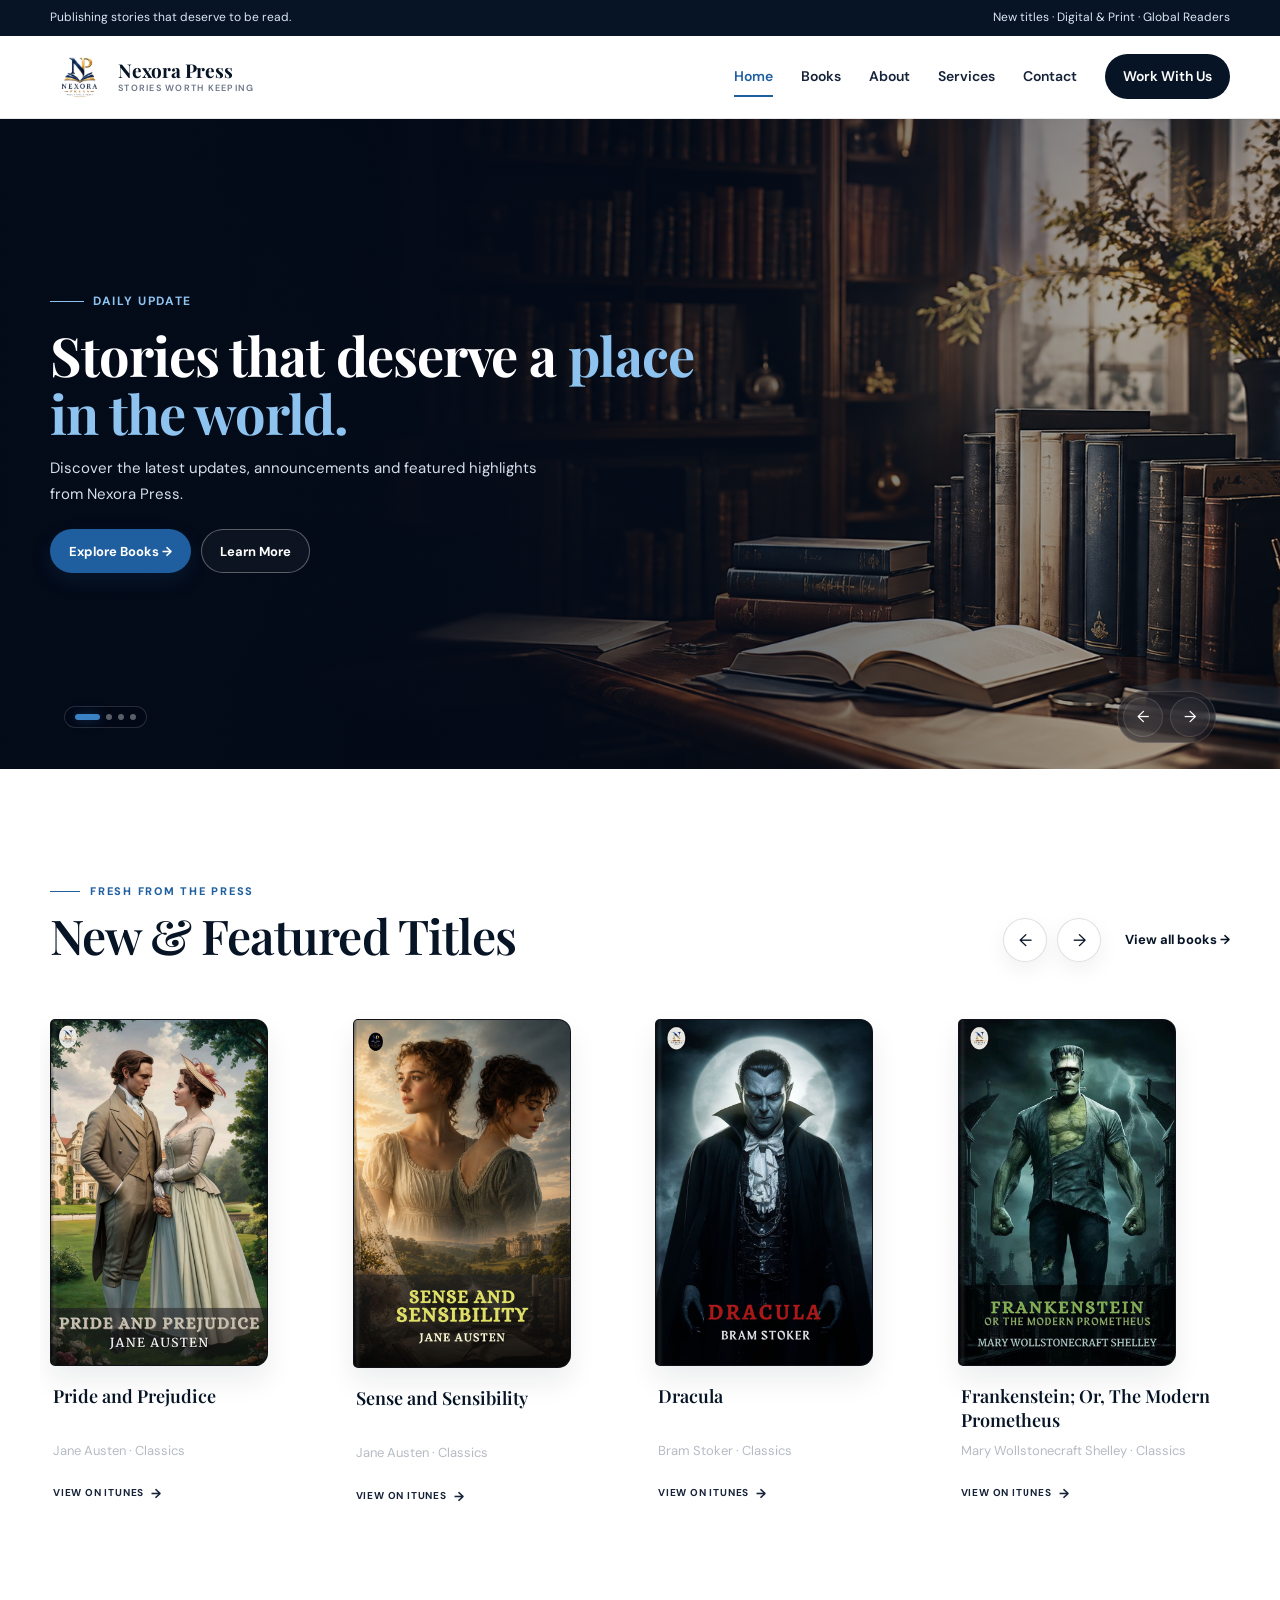
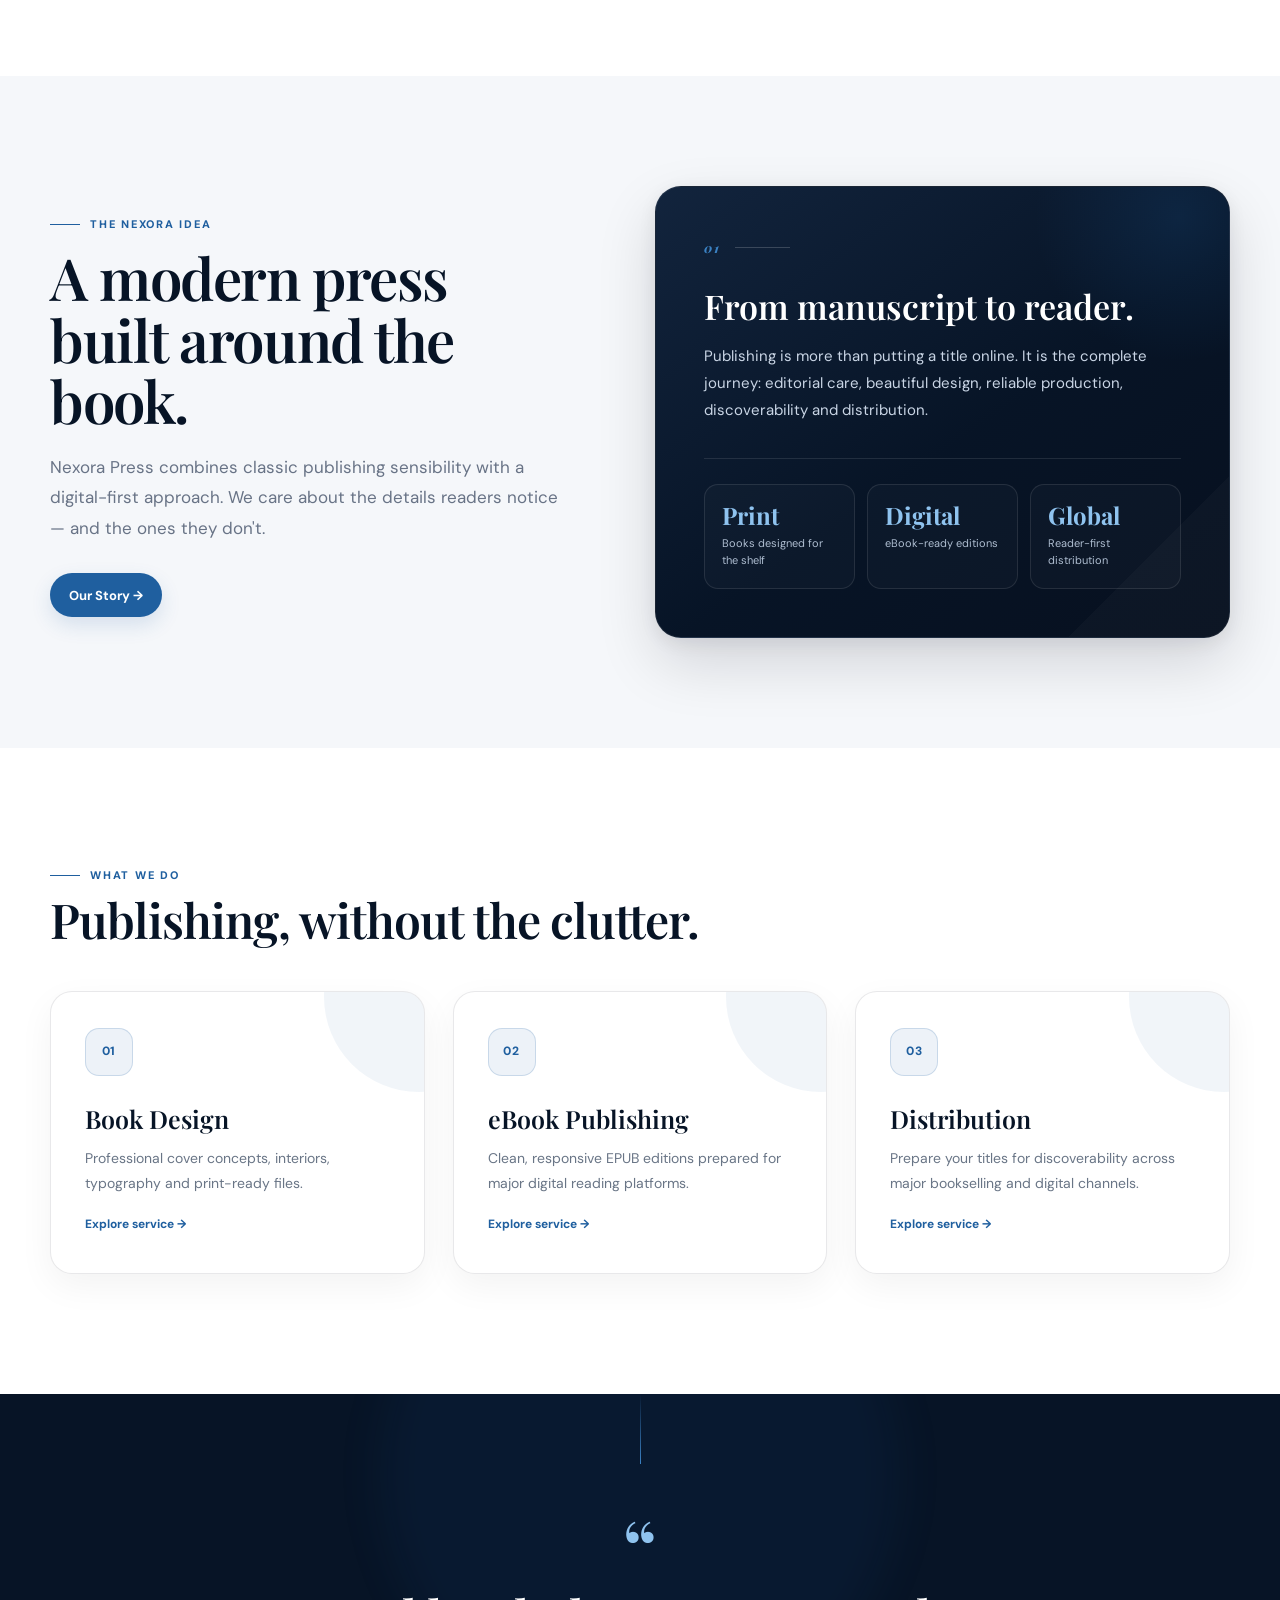
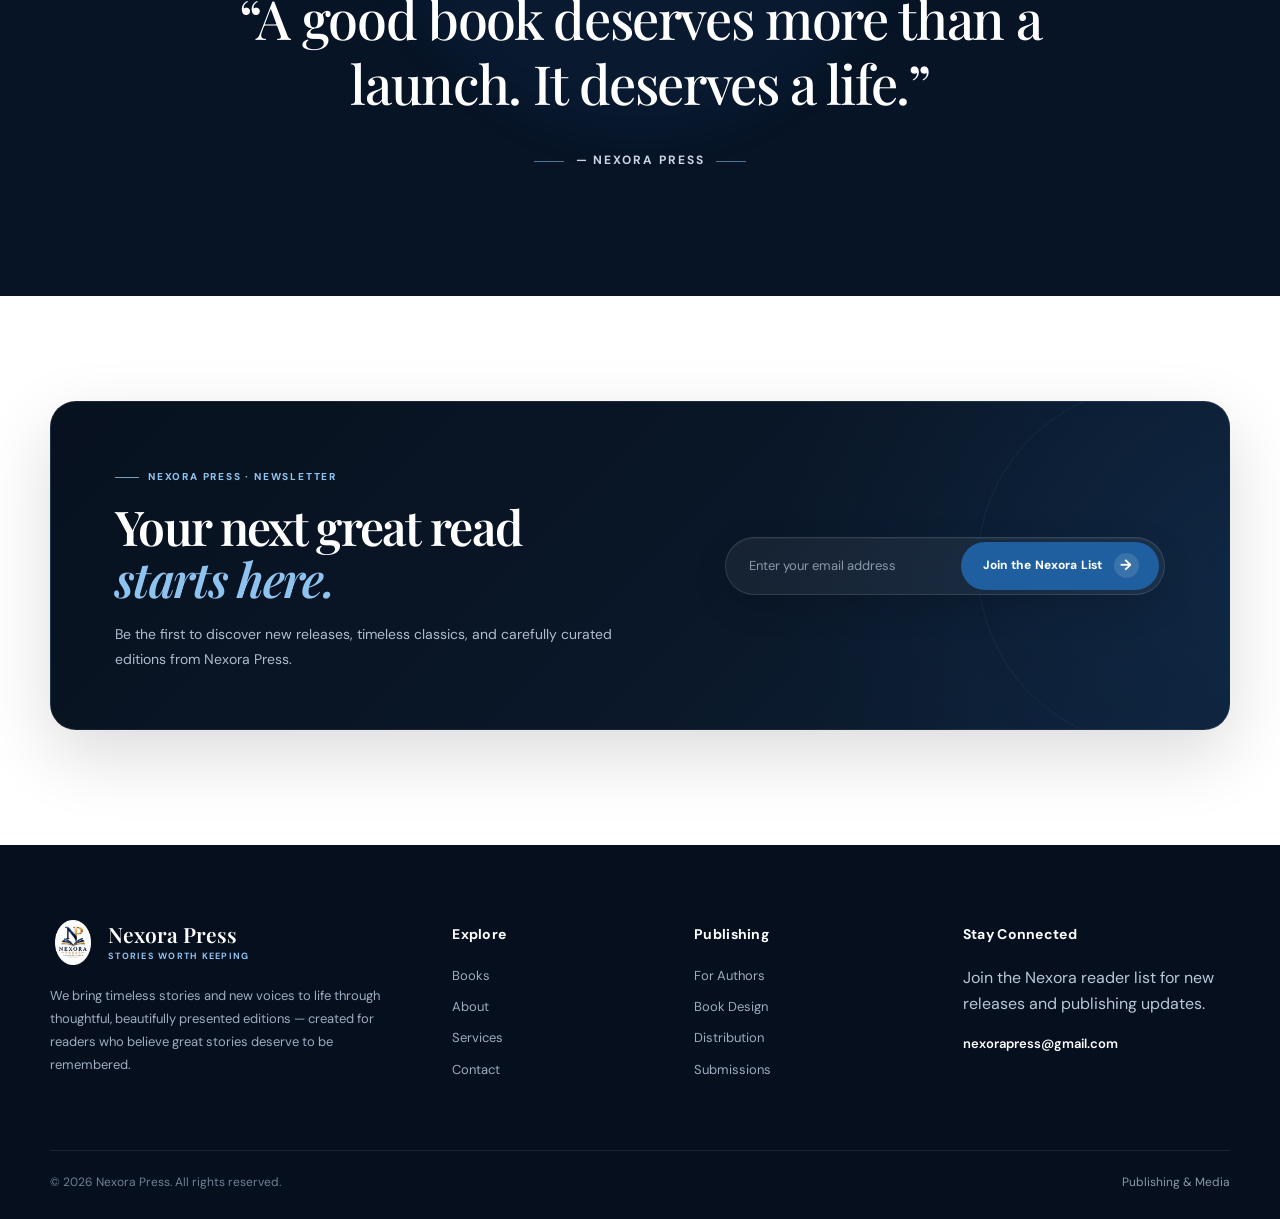
<file: index.html>
<!doctype html>
<html lang="en">
<head>
  <meta charset="utf-8">
  <meta name="viewport" content="width=device-width, initial-scale=1">

  <meta name="description" content="Nexora Press — independent publishing and media. Discover new releases, classic editions and professional publishing services.">
  <meta name="keywords" content="Nexora Press, publishing, books, classic books, book publishing, publishing services, authors, media">
  <meta name="author" content="Nexora Press">

  <meta name="theme-color" content="#071426">
  <meta name="robots" content="index, follow">

  <title>Home | Nexora Press</title>

  <meta property="og:type" content="website">
  <meta property="og:title" content="Nexora Press | Publishing & Media">
  <meta property="og:description" content="Independent publishing and media. Discover new releases, timeless classics and professional publishing services.">
  <meta property="og:image" content="assets/images/logo.png">
  <meta property="og:site_name" content="Nexora Press">

  <link rel="icon" type="image/png" href="assets/images/favicon.png">
  <link rel="apple-touch-icon" href="assets/images/favicon.png">

  <link rel="preconnect" href="https://fonts.googleapis.com">
  <link rel="preconnect" href="https://fonts.gstatic.com" crossorigin>
  <link href="https://fonts.googleapis.com/css2?family=DM+Sans:wght@400;500;600;700&family=Playfair+Display:wght@500;600;700&display=swap" rel="stylesheet">

  <link rel="stylesheet" href="assets/css/style.css">
  <link rel="stylesheet" href="assets/css/responsive.css">
</head>

<body>

  <div class="topbar">
    <div class="container">
      <span>Publishing stories that deserve to be read.</span>
      <span>New titles · Digital &amp; Print · Global Readers</span>
    </div>
  </div>

  <nav class="navbar">
    <div class="container nav-inner">
      <a class="brand" href="index.html">
        <img src="assets/images/nexora-logo.png" alt="Nexora Press">
        <div class="brand-text">
          <span class="brand-name">Nexora Press</span>
          <span class="brand-tagline">Stories Worth Keeping</span>
        </div>
      </a>

      <button class="menu-btn" type="button" aria-label="Open menu" aria-expanded="false">
        <span></span>
        <span></span>
        <span></span>
      </button>

      <div class="nav-links">
        <a class="active" href="index.html">Home</a>
        <a href="books.html">Books</a>
        <a href="about.html">About</a>
        <a href="services.html">Services</a>
        <a href="contact.html">Contact</a>
        <a class="nav-cta" href="contact.html">Work With Us</a>
      </div>
    </div>
  </nav>

  <section class="hero">
    <div class="hero-slides">

      <div class="hero-slide active hero-banner-1">
        <div class="hero-overlay"></div>
        <div class="hero-content">
          <span class="eyebrow">Daily Update</span>
          <h1>Stories that deserve a <em>place in the world.</em></h1>
          <p>Discover the latest updates, announcements and featured highlights from Nexora Press.</p>
          <div class="actions">
            <a class="btn btn-primary" href="books.html">Explore Books →</a>
            <a class="btn btn-outline" href="about.html">Learn More</a>
          </div>
        </div>
      </div>

      <div class="hero-slide hero-banner-2">
        <div class="hero-overlay"></div>
        <div class="hero-content">
          <span class="eyebrow">Special Offer</span>
          <h1>Bring your <em>story</em> to life.</h1>
          <p>Professional publishing, formatting, cover design and distribution support for aspiring authors.</p>
          <div class="actions">
            <a class="btn btn-primary" href="services.html">View Services →</a>
            <a class="btn btn-outline" href="contact.html">Get Started</a>
          </div>
        </div>
      </div>

      <div class="hero-slide hero-banner-3">
        <div class="hero-overlay"></div>
        <div class="hero-content">
          <span class="eyebrow">Festival Special</span>
          <h1>Celebrate the joy of <em>reading.</em></h1>
          <p>Explore our specially curated collection and discover timeless stories for every reader.</p>
          <div class="actions">
            <a class="btn btn-primary" href="books.html">Browse Collection →</a>
            <a class="btn btn-outline" href="contact.html">Know More</a>
          </div>
        </div>
      </div>

      <div class="hero-slide hero-banner-4">
        <div class="hero-overlay"></div>
        <div class="hero-content">
          <span class="eyebrow">For Authors</span>
          <h1>Your manuscript deserves a <em>beautiful home.</em></h1>
          <p>From manuscript preparation to publishing and distribution, we're here to bring your work forward.</p>
          <div class="actions">
            <a class="btn btn-primary" href="services.html">Publishing Services →</a>
            <a class="btn btn-outline" href="contact.html">Talk to Us</a>
          </div>
        </div>
      </div>

    </div>

    <div class="hero-controls">
      <div class="hero-dots">
        <button class="hero-dot active" type="button" aria-label="Go to slide 1"></button>
        <button class="hero-dot" type="button" aria-label="Go to slide 2"></button>
        <button class="hero-dot" type="button" aria-label="Go to slide 3"></button>
        <button class="hero-dot" type="button" aria-label="Go to slide 4"></button>
      </div>

      <div class="hero-arrows">
        <button class="hero-arrow hero-prev" type="button" aria-label="Previous slide">←</button>
        <button class="hero-arrow hero-next" type="button" aria-label="Next slide">→</button>
      </div>
    </div>
  </section>

  <section class="section books-section">
    <div class="container">
      <div class="section-head reveal">
        <div>
          <span class="kicker">Fresh from the press</span>
          <h2>New &amp; Featured Titles</h2>
        </div>

        <div class="slider-actions">
          <button class="book-slider-btn book-slider-prev" type="button" aria-label="Previous books">←</button>
          <button class="book-slider-btn book-slider-next" type="button" aria-label="Next books">→</button>
          <a class="text-link" href="books.html">View all books →</a>
        </div>
      </div>

      <div class="books-slider">
        <div class="books-track">

          <article class="book-card catalog-card reveal" data-category="classics">
            <a href="https://books.apple.com/us/book/pride-and-prejudice/id6759700528" target="_blank" rel="noopener noreferrer" class="book-cover-link">
              <div class="cover cover-1">
                <img src="assets/images/cover/itunes/9789376169719.jpeg" alt="Pride and Prejudice by Jane Austen">
              </div>
            </a>
            <div class="book-info">
              <h3>Pride and Prejudice</h3>
              <p>Jane Austen · Classics</p>
              <a class="book-itunes-link" href="https://books.apple.com/us/book/pride-and-prejudice/id6759700528" target="_blank" rel="noopener noreferrer">View on iTunes</a>
            </div>
          </article>

          <article class="book-card catalog-card reveal" data-category="classics">
            <a href="https://books.apple.com/us/book/id6804273114" target="_blank" rel="noopener noreferrer" class="book-cover-link">
              <div class="cover cover-2">
                <img src="assets/images/cover/new/9789376160655.jpeg" alt="Sense and Sensibility by Jane Austen">
              </div>
            </a>
            <div class="book-info">
              <h3>Sense and Sensibility</h3>
              <p>Jane Austen · Classics</p>
              <a class="book-itunes-link" href="https://books.apple.com/us/book/id6804273114" target="_blank" rel="noopener noreferrer">View on iTunes</a>
            </div>
          </article>

          <article class="book-card catalog-card reveal" data-category="classics">
            <a href="https://books.apple.com/us/book/dracula/id6759037558" target="_blank" rel="noopener noreferrer" class="book-cover-link">
              <div class="cover cover-3">
                <img src="assets/images/cover/itunes/9789376166954.jpeg" alt="Dracula by Bram Stoker">
              </div>
            </a>
            <div class="book-info">
              <h3>Dracula</h3>
              <p>Bram Stoker · Classics</p>
              <a class="book-itunes-link" href="https://books.apple.com/us/book/dracula/id6759037558" target="_blank" rel="noopener noreferrer">View on iTunes</a>
            </div>
          </article>

          <article class="book-card catalog-card reveal" data-category="classics">
            <a href="https://books.apple.com/us/book/frankenstein-or-the-modern-prometheus/id6759037462" target="_blank" rel="noopener noreferrer" class="book-cover-link">
              <div class="cover cover-4">
                <img src="assets/images/cover/itunes/9789376169856.jpeg" alt="Frankenstein; Or, The Modern Prometheus by Mary Wollstonecraft Shelley">
              </div>
            </a>
            <div class="book-info">
              <h3>Frankenstein; Or, The Modern Prometheus</h3>
              <p>Mary Wollstonecraft Shelley · Classics</p>
              <a class="book-itunes-link" href="https://books.apple.com/us/book/frankenstein-or-the-modern-prometheus/id6759037462" target="_blank" rel="noopener noreferrer">View on iTunes</a>
            </div>
          </article>

          <article class="book-card catalog-card reveal" data-category="classics">
            <a href="https://books.apple.com/us/book/alices-adventures-in-wonderland/id6759035271" target="_blank" rel="noopener noreferrer" class="book-cover-link">
              <div class="cover cover-5">
                <img src="assets/images/cover/itunes/9789376167586.jpeg" alt="Alice's Adventures in Wonderland by Lewis Carroll">
              </div>
            </a>
            <div class="book-info">
              <h3>Alice's Adventures in Wonderland</h3>
              <p>Lewis Carroll · Classics</p>
              <a class="book-itunes-link" href="https://books.apple.com/us/book/alices-adventures-in-wonderland/id6759035271" target="_blank" rel="noopener noreferrer">View on iTunes</a>
            </div>
          </article>

          <article class="book-card catalog-card reveal" data-category="classics">
            <a href="https://books.apple.com/us/book/a-tale-of-two-cities/id6758989178" target="_blank" rel="noopener noreferrer" class="book-cover-link">
              <div class="cover cover-6">
                <img src="assets/images/cover/itunes/9789376166244.jpeg" alt="A Tale of Two Cities by Charles Dickens">
              </div>
            </a>
            <div class="book-info">
              <h3>A Tale of Two Cities</h3>
              <p>Charles Dickens · Classics</p>
              <a class="book-itunes-link" href="https://books.apple.com/us/book/a-tale-of-two-cities/id6758989178" target="_blank" rel="noopener noreferrer">View on iTunes</a>
            </div>
          </article>

          <article class="book-card catalog-card reveal" data-category="classics">
            <a href="https://books.apple.com/us/book/jane-eyre/id6759037901" target="_blank" rel="noopener noreferrer" class="book-cover-link">
              <div class="cover cover-7">
                <img src="assets/images/cover/itunes/9789376164325.jpeg" alt="Jane Eyre by Charlotte Brontë">
              </div>
            </a>
            <div class="book-info">
              <h3>Jane Eyre</h3>
              <p>Charlotte Brontë · Classics</p>
              <a class="book-itunes-link" href="https://books.apple.com/us/book/jane-eyre/id6759037901" target="_blank" rel="noopener noreferrer">View on iTunes</a>
            </div>
          </article>

          <article class="book-card catalog-card reveal" data-category="classics">
            <a href="https://books.apple.com/us/book/id6759075328" target="_blank" rel="noopener noreferrer" class="book-cover-link">
              <div class="cover cover-8">
                <img src="assets/images/cover/itunes/9789376161720.jpeg" alt="The Call of Cthulhu by H. P. Lovecraft">
              </div>
            </a>
            <div class="book-info">
              <h3>The Call of Cthulhu</h3>
              <p>H. P. Lovecraft · Classics</p>
              <a class="book-itunes-link" href="https://books.apple.com/us/book/id6759075328" target="_blank" rel="noopener noreferrer">View on iTunes</a>
            </div>
          </article>

          <article class="book-card catalog-card reveal" data-category="classics">
            <a href="https://books.apple.com/us/book/around-the-world-in-eighty-days/id6759036593" target="_blank" rel="noopener noreferrer" class="book-cover-link">
              <div class="cover cover-9">
                <img src="assets/images/cover/itunes/9789376160129.jpeg" alt="Around the World in Eighty Days by Jules Verne">
              </div>
            </a>
            <div class="book-info">
              <h3>Around the World in Eighty Days</h3>
              <p>Jules Verne · Classics</p>
              <a class="book-itunes-link" href="https://books.apple.com/us/book/around-the-world-in-eighty-days/id6759036593" target="_blank" rel="noopener noreferrer">View on iTunes</a>
            </div>
          </article>

          <article class="book-card catalog-card reveal" data-category="classics">
            <a href="https://books.apple.com/us/book/the-secret-garden/id6759083904" target="_blank" rel="noopener noreferrer" class="book-cover-link">
              <div class="cover cover-10">
                <img src="assets/images/cover/itunes/9789376164288.jpeg" alt="The Secret Garden by Frances Hodgson Burnett">
              </div>
            </a>
            <div class="book-info">
              <h3>The Secret Garden</h3>
              <p>Frances Hodgson Burnett · Classics</p>
              <a class="book-itunes-link" href="https://books.apple.com/us/book/the-secret-garden/id6759083904" target="_blank" rel="noopener noreferrer">View on iTunes</a>
            </div>
          </article>

        </div>
      </div>
    </div>
  </section>

  <section class="section about-strip">
    <div class="container about-grid">
      <div class="reveal">
        <span class="kicker">The Nexora idea</span>
        <h2>A modern press built around the book.</h2>
        <p class="section-intro">Nexora Press combines classic publishing sensibility with a digital-first approach. We care about the details readers notice — and the ones they don't.</p>
        <div class="actions">
          <a class="btn btn-primary" href="about.html">Our Story →</a>
        </div>
      </div>

      <div class="about-card reveal">
        <div class="about-card-top">
          <span class="about-number">01</span>
          <span class="about-line"></span>
        </div>
        <h3>From manuscript to reader.</h3>
        <p>Publishing is more than putting a title online. It is the complete journey: editorial care, beautiful design, reliable production, discoverability and distribution.</p>

        <div class="stats">
          <div class="stat">
            <strong>Print</strong>
            <span>Books designed for the shelf</span>
          </div>
          <div class="stat">
            <strong>Digital</strong>
            <span>eBook-ready editions</span>
          </div>
          <div class="stat">
            <strong>Global</strong>
            <span>Reader-first distribution</span>
          </div>
        </div>
      </div>
    </div>
  </section>

  <section class="section services-section">
    <div class="container">
      <div class="section-head reveal">
        <div>
          <span class="kicker">What we do</span>
          <h2>Publishing, without the clutter.</h2>
        </div>
      </div>

      <div class="service-grid">
        <div class="service reveal">
          <div class="icon">01</div>
          <h3>Book Design</h3>
          <p>Professional cover concepts, interiors, typography and print-ready files.</p>
          <span class="service-link">Explore service →</span>
        </div>

        <div class="service reveal">
          <div class="icon">02</div>
          <h3>eBook Publishing</h3>
          <p>Clean, responsive EPUB editions prepared for major digital reading platforms.</p>
          <span class="service-link">Explore service →</span>
        </div>

        <div class="service reveal">
          <div class="icon">03</div>
          <h3>Distribution</h3>
          <p>Prepare your titles for discoverability across major bookselling and digital channels.</p>
          <span class="service-link">Explore service →</span>
        </div>
      </div>
    </div>
  </section>

  <section class="section quote">
    <div class="container reveal">
      <blockquote>“A good book deserves more than a launch. It deserves a life.”</blockquote>
      <cite>— Nexora Press</cite>
    </div>
  </section>

  <section class="section newsletter-section">
    <div class="container">
      <div class="newsletter reveal">
        <div class="newsletter-content">
          <span class="kicker">NEXORA PRESS · NEWSLETTER</span>
          <h2>Your next great read<br><em>starts here.</em></h2>
          <p>Be the first to discover new releases, timeless classics, and carefully curated editions from Nexora Press.</p>
        </div>

        <div class="newsletter-action">
          <form class="newsletter-form" action="https://formsubmit.co/nexorapress@gmail.com" method="POST">
            <input type="hidden" name="_subject" value="New Nexora Press Newsletter Subscriber">
            <input type="hidden" name="_captcha" value="false">
            <input type="hidden" name="_template" value="table">
            <input type="email" name="email" placeholder="Enter your email address" aria-label="Your email address" autocomplete="email" required>
            <button type="submit">
              <span>Join the Nexora List</span>
              <span class="newsletter-arrow">→</span>
            </button>
          </form>
        </div>
      </div>
    </div>
  </section>

  <footer class="footer">
    <div class="container">
      <div class="footer-grid">

        <div class="footer-brand">
          <div class="footer-brand-head">
            <img src="assets/images/favicon.png" alt="Nexora Press">
            <div>
              <h3>Nexora Press</h3>
              <span>Stories Worth Keeping</span>
            </div>
          </div>

          <p>We bring timeless stories and new voices to life through thoughtful, beautifully presented editions — created for readers who believe great stories deserve to be remembered.</p>
        </div>

        <div class="footer-column">
          <h4>Explore</h4>
          <a href="books.html">Books</a>
          <a href="about.html">About</a>
          <a href="services.html">Services</a>
          <a href="contact.html">Contact</a>
        </div>

        <div class="footer-column">
          <h4>Publishing</h4>
          <a href="services.html">For Authors</a>
          <a href="services.html">Book Design</a>
          <a href="services.html">Distribution</a>
          <a href="contact.html">Submissions</a>
        </div>

        <div class="footer-column footer-connect">
          <h4>Stay Connected</h4>
          <p>Join the Nexora reader list for new releases and publishing updates.</p>
          <a href="mailto:nexorapress@gmail.com">nexorapress@gmail.com</a>
        </div>

      </div>

      <div class="footer-bottom">
        <span>© 2026 Nexora Press. All rights reserved.</span>
        <span>Publishing &amp; Media</span>
      </div>
    </div>
  </footer>

  <script src="assets/js/script.js"></script>

</body>
</html>
</file>
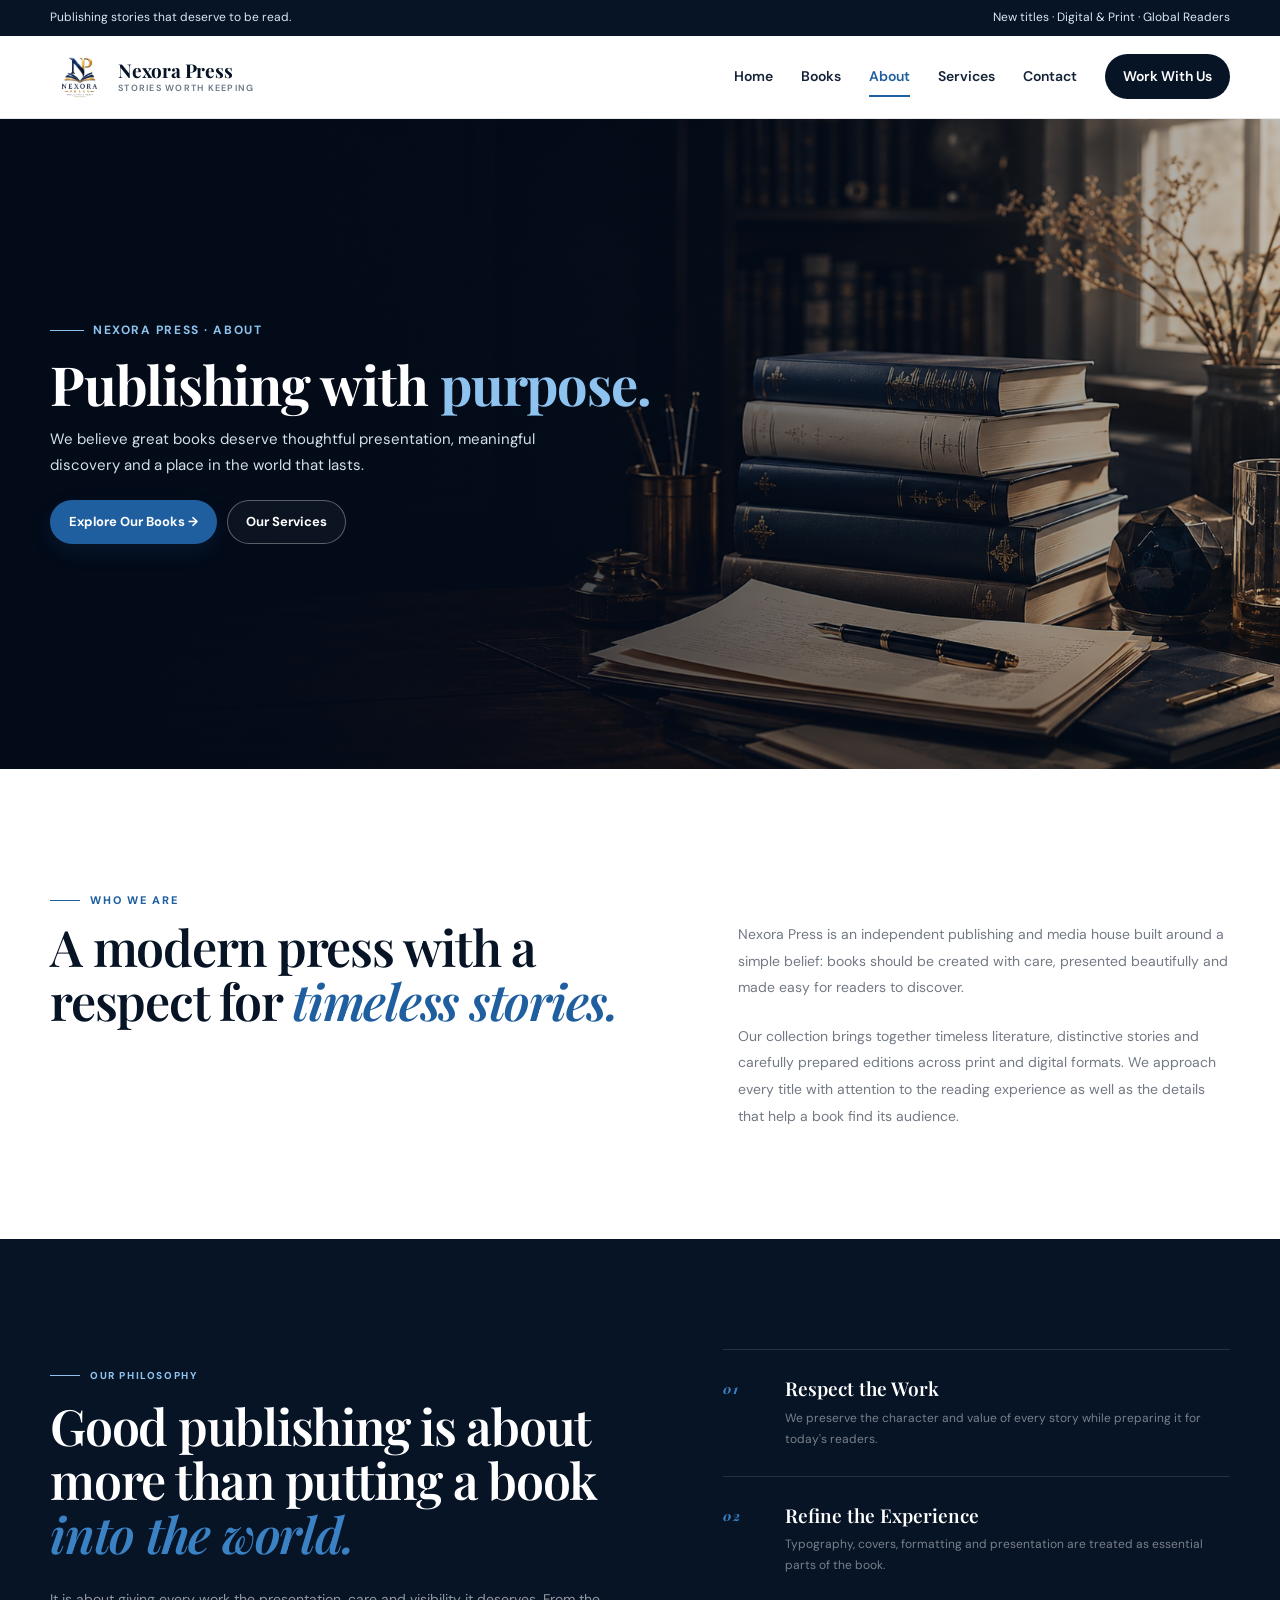
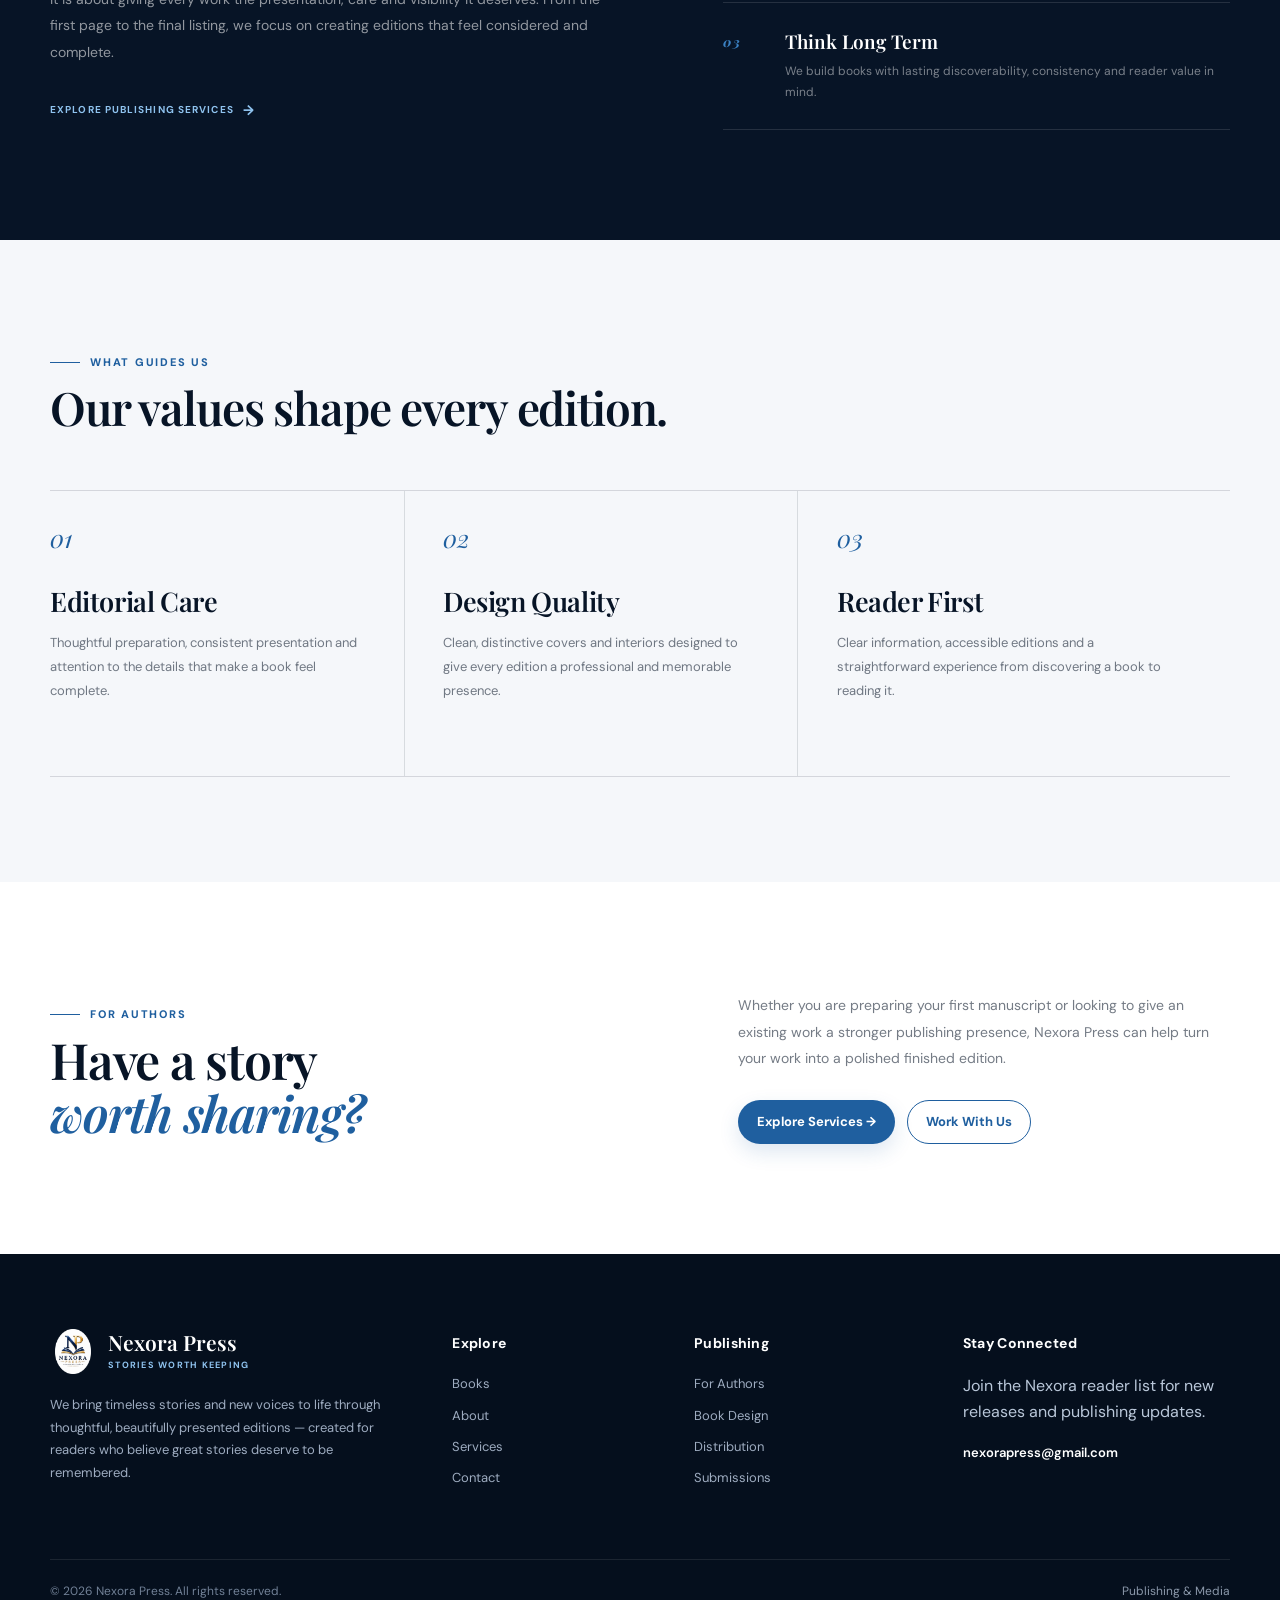
<file: about.html>
<!doctype html>
<html lang="en">
<head>
	<meta charset="utf-8">
	<meta name="viewport" content="width=device-width, initial-scale=1">

	<meta name="description" content="Learn about Nexora Press — an independent publishing and media house dedicated to timeless stories, thoughtful editions and modern publishing.">
	<meta name="keywords" content="Nexora Press, about Nexora Press, publishing house, independent publisher, book publishing, authors, books">
	<meta name="author" content="Nexora Press">
	<meta name="theme-color" content="#071426">
	<meta name="robots" content="index, follow">

	<title>About | Nexora Press</title>

	<meta property="og:type" content="website">
	<meta property="og:title" content="About | Nexora Press">
	<meta property="og:description" content="Discover the story, philosophy and values behind Nexora Press.">
	<meta property="og:image" content="assets/images/logo.png">
	<meta property="og:site_name" content="Nexora Press">

	<link rel="icon" type="image/png" href="assets/images/favicon.png">
	<link rel="apple-touch-icon" href="assets/images/favicon.png">

	<link rel="preconnect" href="https://fonts.googleapis.com">
	<link rel="preconnect" href="https://fonts.gstatic.com" crossorigin>
	<link href="https://fonts.googleapis.com/css2?family=DM+Sans:wght@400;500;600;700&family=Playfair+Display:wght@500;600;700&display=swap" rel="stylesheet">

  <link rel="stylesheet" href="assets/css/style.css">
  <link rel="stylesheet" href="assets/css/responsive.css">
</head>
<body>

	<div class="topbar">
		<div class="container">
			<span>Publishing stories that deserve to be read.</span>
			<span>New titles · Digital &amp; Print · Global Readers</span>
		</div>
	</div>

	<nav class="navbar">
		<div class="container nav-inner">
			<a class="brand" href="index.html">
				<img src="assets/images/nexora-logo.png" alt="Nexora Press">
				<div class="brand-text">
					<span class="brand-name">Nexora Press</span>
					<span class="brand-tagline">Stories Worth Keeping</span>
				</div>
			</a>

			<button class="menu-btn" type="button" aria-label="Open menu" aria-expanded="false">
				<span></span>
				<span></span>
				<span></span>
			</button>

			<div class="nav-links">
				<a href="index.html">Home</a>
				<a href="books.html">Books</a>
				<a class="active" href="about.html">About</a>
				<a href="services.html">Services</a>
				<a href="contact.html">Contact</a>
				<a class="nav-cta" href="contact.html">Work With Us</a>
			</div>
		</div>
	</nav>

	<main>

		<section class="hero about-page-hero">
			<div class="hero-slide active about-hero-banner">
				<div class="hero-overlay"></div>
				<div class="hero-content">
					<span class="eyebrow">Nexora Press · About</span>
					<h1>Publishing with <em>purpose.</em></h1>
					<p>We believe great books deserve thoughtful presentation, meaningful discovery and a place in the world that lasts.</p>
					<div class="actions">
						<a class="btn btn-primary" href="books.html">Explore Our Books →</a>
						<a class="btn btn-outline" href="services.html">Our Services</a>
					</div>
				</div>
			</div>
		</section>

		<section class="section about-intro-section">
			<div class="container">
				<div class="about-intro-grid">
					<div class="about-intro-heading reveal">
						<span class="kicker">Who We Are</span>
						<h2>A modern press with a respect for <em>timeless stories.</em></h2>
					</div>

					<div class="about-intro-content reveal">
						<p>Nexora Press is an independent publishing and media house built around a simple belief: books should be created with care, presented beautifully and made easy for readers to discover.</p>
						<p>Our collection brings together timeless literature, distinctive stories and carefully prepared editions across print and digital formats. We approach every title with attention to the reading experience as well as the details that help a book find its audience.</p>
					</div>
				</div>
			</div>
		</section>

		<section class="about-philosophy-section">
			<div class="container">
				<div class="about-philosophy-grid">

					<div class="about-philosophy-content reveal">
						<span class="kicker">Our Philosophy</span>
						<h2>Good publishing is about more than putting a book <em>into the world.</em></h2>
						<p>It is about giving every work the presentation, care and visibility it deserves. From the first page to the final listing, we focus on creating editions that feel considered and complete.</p>
						<a href="services.html" class="editorial-link">Explore Publishing Services <span>→</span></a>
					</div>

					<div class="about-philosophy-points reveal">
						<div class="about-philosophy-item">
							<span class="about-number">01</span>
							<div>
								<h3>Respect the Work</h3>
								<p>We preserve the character and value of every story while preparing it for today's readers.</p>
							</div>
						</div>

						<div class="about-philosophy-item">
							<span class="about-number">02</span>
							<div>
								<h3>Refine the Experience</h3>
								<p>Typography, covers, formatting and presentation are treated as essential parts of the book.</p>
							</div>
						</div>

						<div class="about-philosophy-item">
							<span class="about-number">03</span>
							<div>
								<h3>Think Long Term</h3>
								<p>We build books with lasting discoverability, consistency and reader value in mind.</p>
							</div>
						</div>
					</div>

				</div>
			</div>
		</section>

		<section class="section about-values-section">
			<div class="container">
				<div class="section-head reveal">
					<div>
						<span class="kicker">What Guides Us</span>
						<h2>Our values shape every edition.</h2>
					</div>
				</div>

				<div class="about-values-grid">

					<article class="about-value reveal">
						<div class="about-value-top">
							<span class="about-value-number">01</span>
							<span class="about-value-line"></span>
						</div>
						<h3>Editorial Care</h3>
						<p>Thoughtful preparation, consistent presentation and attention to the details that make a book feel complete.</p>
					</article>

					<article class="about-value reveal">
						<div class="about-value-top">
							<span class="about-value-number">02</span>
							<span class="about-value-line"></span>
						</div>
						<h3>Design Quality</h3>
						<p>Clean, distinctive covers and interiors designed to give every edition a professional and memorable presence.</p>
					</article>

					<article class="about-value reveal">
						<div class="about-value-top">
							<span class="about-value-number">03</span>
							<span class="about-value-line"></span>
						</div>
						<h3>Reader First</h3>
						<p>Clear information, accessible editions and a straightforward experience from discovering a book to reading it.</p>
					</article>

				</div>
			</div>
		</section>

		<section class="about-author-section">
			<div class="container">
				<div class="about-author-inner reveal">

					<div class="about-author-heading">
						<span class="kicker">For Authors</span>
						<h2>Have a story<br><em>worth sharing?</em></h2>
					</div>

					<div class="about-author-content">
						<p>Whether you are preparing your first manuscript or looking to give an existing work a stronger publishing presence, Nexora Press can help turn your work into a polished finished edition.</p>

						<div class="publish-actions">
							<a href="services.html" class="btn btn-primary">Explore Services →</a>
							<a href="contact.html" class="btn btn-outline">Work With Us</a>
						</div>
					</div>

				</div>
			</div>
		</section>

	</main>

	<footer class="footer">
		<div class="container">
			<div class="footer-grid">

				<div class="footer-brand">
					<div class="footer-brand-head">
						<img src="assets/images/favicon.png" alt="Nexora Press">
						<div>
							<h3>Nexora Press</h3>
							<span>Stories Worth Keeping</span>
						</div>
					</div>
					<p>We bring timeless stories and new voices to life through thoughtful, beautifully presented editions — created for readers who believe great stories deserve to be remembered.</p>
				</div>

				<div class="footer-column">
					<h4>Explore</h4>
					<a href="books.html">Books</a>
					<a href="about.html">About</a>
					<a href="services.html">Services</a>
					<a href="contact.html">Contact</a>
				</div>

				<div class="footer-column">
					<h4>Publishing</h4>
					<a href="services.html">For Authors</a>
					<a href="services.html">Book Design</a>
					<a href="services.html">Distribution</a>
					<a href="contact.html">Submissions</a>
				</div>

				<div class="footer-column footer-connect">
					<h4>Stay Connected</h4>
					<p>Join the Nexora reader list for new releases and publishing updates.</p>
					<a href="mailto:nexorapress@gmail.com">nexorapress@gmail.com</a>
				</div>

			</div>

			<div class="footer-bottom">
				<span>© 2026 Nexora Press. All rights reserved.</span>
				<span>Publishing &amp; Media</span>
			</div>
		</div>
	</footer>

	<script src="assets/js/script.js"></script>

</body>
</html>
</file>
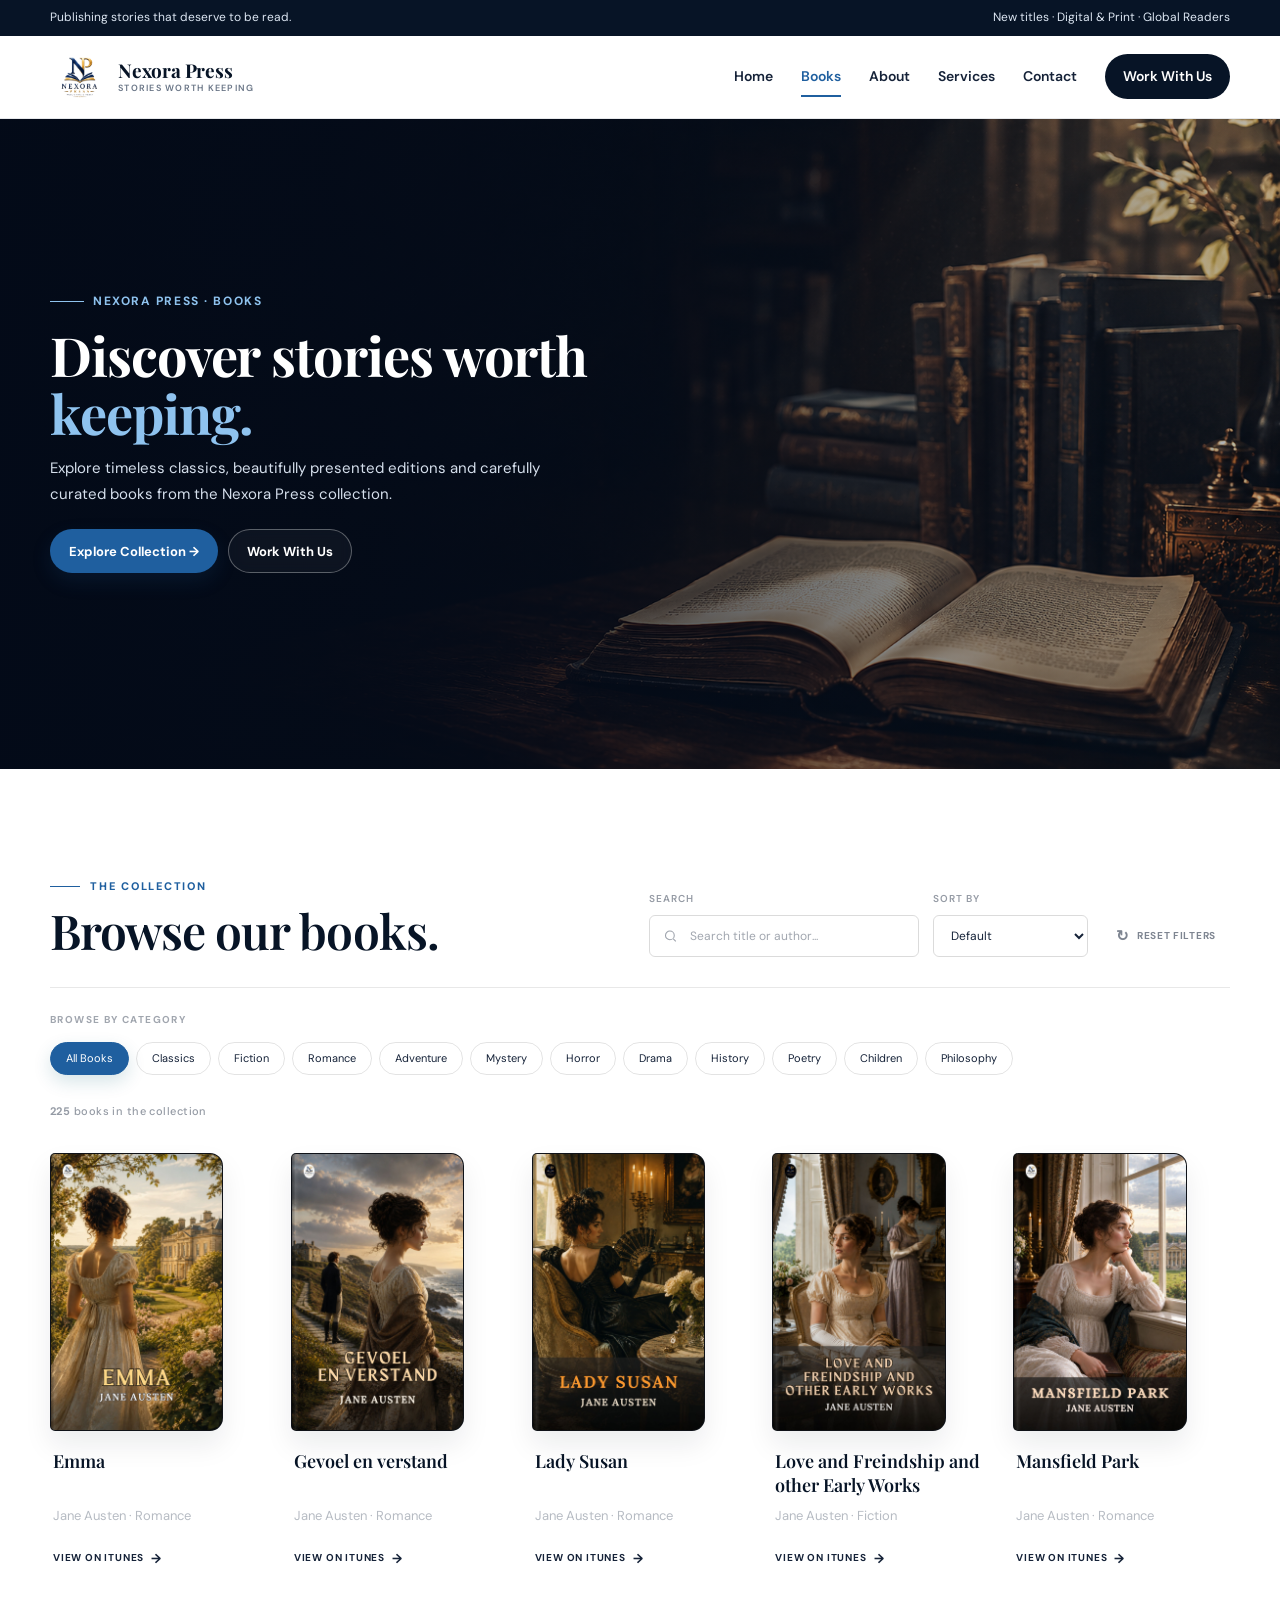
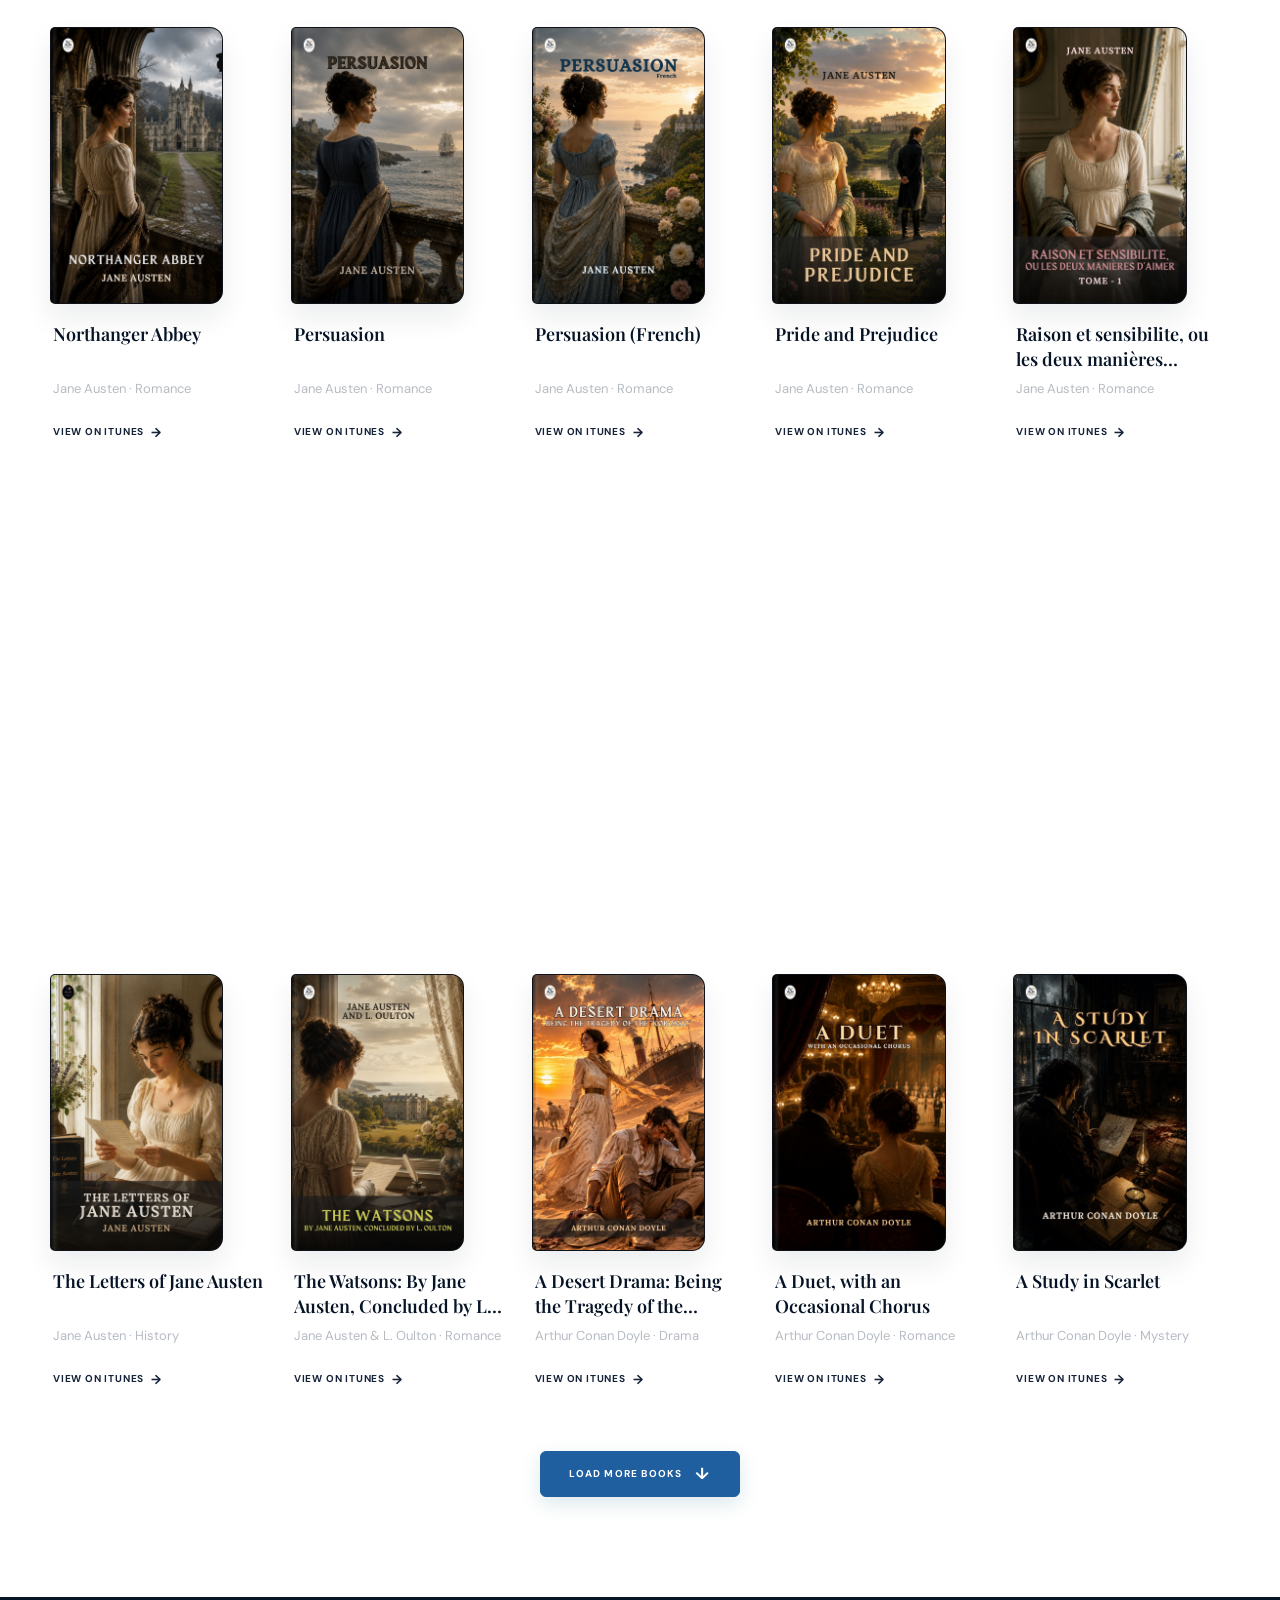
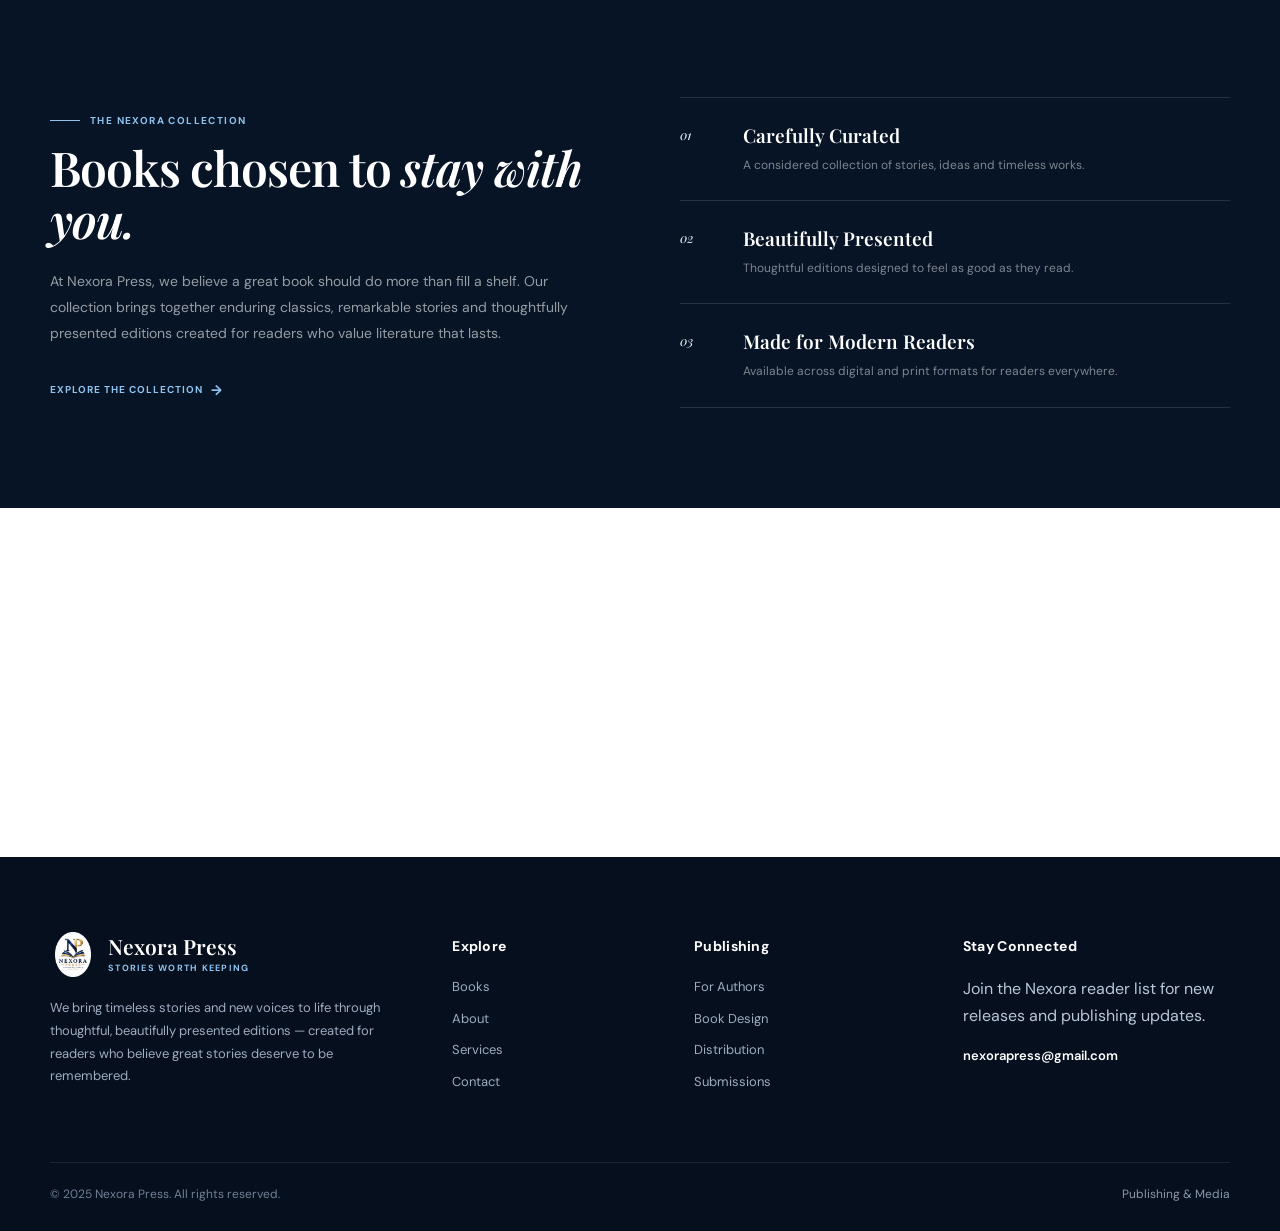
<file: books.html>
<!doctype html>
<html lang="en">
<head>
  <!-- Basic Meta -->
  <meta charset="utf-8">
  <meta name="viewport" content="width=device-width, initial-scale=1">

  <!-- SEO -->
  <meta name="description" content="Nexora Press — independent publishing and media. Discover new releases, classic editions and professional publishing services.">
  <meta name="keywords" content="Nexora Press, publishing, books, classic books, book publishing, publishing services, authors, media">
  <meta name="author" content="Nexora Press">

  <!-- Theme Color -->
  <meta name="theme-color" content="#071426">

  <!-- Search Engine -->
  <meta name="robots" content="index, follow">

  <!-- Page Title -->
  <title>Books | Nexora Press  </title>

  <!-- Open Graph / Social Sharing -->
  <meta property="og:type" content="website">
  <meta property="og:title" content="Nexora Press | Publishing & Media">
  <meta property="og:description" content="Independent publishing and media. Discover new releases, timeless classics and professional publishing services.">
  <meta property="og:image" content="assets/images/logo.png">
  <meta property="og:site_name" content="Nexora Press">

  <!-- Favicon -->
  <link rel="icon" type="image/png" href="assets/images/favicon.png">
  <link rel="apple-touch-icon" href="assets/images/favicon.png">

  <!-- Google Fonts -->
  <link rel="preconnect" href="https://fonts.googleapis.com">
  <link rel="preconnect" href="https://fonts.gstatic.com" crossorigin>
  <link href="https://fonts.googleapis.com/css2?family=DM+Sans:wght@400;500;600;700&family=Playfair+Display:wght@500;600;700&display=swap" rel="stylesheet">

  <!-- Main CSS -->
  <link rel="stylesheet" href="assets/css/style.css">
  <link rel="stylesheet" href="assets/css/responsive.css">
  </head>

<body>

  <!-- =========================
       TOP BAR
  ========================== -->
  <div class="topbar">
    <div class="container">
      <span>Publishing stories that deserve to be read.</span>
      <span>New titles · Digital &amp; Print · Global Readers</span>
    </div>
  </div>


  <!-- =========================
       NAVBAR
  ========================== -->
  <nav class="navbar">
    <div class="container nav-inner">
      <a class="brand" href="index.html">
        <img src="assets/images/nexora-logo.png" alt="Nexora Press">
        <div class="brand-text">
          <span class="brand-name">Nexora Press</span>
          <span class="brand-tagline">Stories Worth Keeping</span>
        </div>
      </a>
      <button class="menu-btn" type="button" aria-label="Open menu" aria-expanded="false">
        <span></span>
        <span></span>
        <span></span>
      </button>
      <div class="nav-links">
        <a href="index.html">Home</a>
        <a class="active" href="books.html">Books</a>
        <a href="about.html">About</a>
        <a href="services.html">Services</a>
        <a href="contact.html">Contact</a>
        <a class="nav-cta" href="contact.html">Work With Us</a>
      </div>
    </div>
  </nav>


  <!-- BOOKS HERO -->
  <section class="hero books-page-hero">
    <div class="hero-slide active hero-banner-3">
      <div class="hero-overlay"></div>
      <div class="hero-content">
        <span class="eyebrow">Nexora Press · Books</span>
        <h1>Discover stories worth <em>keeping.</em></h1>
        <p>Explore timeless classics, beautifully presented editions and carefully curated books from the Nexora Press collection.</p>
        <div class="actions">
          <a class="btn btn-primary" href="#catalog">Explore Collection →</a>
          <a class="btn btn-outline" href="contact.html">Work With Us</a>
        </div>
      </div>
    </div>
  </section>



<!-- =========================================================
     BOOK CATALOG
========================================================= -->
<section class="section books-catalog-section" id="catalog">
  <div class="container">

    <!-- =========================================================
         BOOK CATALOG — NEXORA SIGNATURE HEADER
    ========================================================= -->
    <div class="catalog-signature-head reveal">

      <!-- LEFT — HEADING -->
      <div class="catalog-heading-main">
        <span class="kicker">The Collection</span>
        <h2>Browse our books.</h2>
      </div>

      <!-- RIGHT — SEARCH / SORT / RESET -->
      <div class="catalog-signature-toolbar">

        <!-- SEARCH -->
        <div class="catalog-control catalog-search">
          <label for="bookSearch">Search</label>
          <div class="catalog-search-field">
            <svg viewBox="0 0 24 24" aria-hidden="true">
              <circle cx="11" cy="11" r="7"></circle>
              <path d="m16.5 16.5 4 4"></path>
            </svg>
            <input type="search" id="bookSearch" placeholder="Search title or author..." autocomplete="off">
          </div>
        </div>

        <!-- SORT -->
        <div class="catalog-control catalog-sort">
          <label for="bookSort">Sort by</label>
          <select id="bookSort">
            <option value="default" selected>Default</option>
            <option value="newest" >Newest</option>
            <option value="title-asc">Title A–Z</option>
            <option value="title-desc">Title Z–A</option>
            <option value="author-asc">Author A–Z</option>
            <option value="author-desc">Author Z–A</option>
          </select>
        </div>

        <!-- RESET -->
        <button class="catalog-reset" id="catalogReset" type="button">
          <span class="reset-icon">↻</span>
          <span>Reset Filters</span>
        </button>

      </div>
    </div>

    <!-- =========================================================
         DIVIDER
    ========================================================= -->
    <div class="catalog-divider"></div>

    <!-- =========================================================
         CATEGORY FILTERS
    ========================================================= -->
    <div class="catalog-tools reveal">
      <div class="catalog-filter-wrap">
        <span class="catalog-tools-label">Browse by category</span>

        <div class="catalog-filters">
          <button class="filter active" type="button" data-filter="all">All Books</button>
          <button class="filter" type="button" data-filter="classics">Classics</button>
          <button class="filter" type="button" data-filter="fiction">Fiction</button>
          <button class="filter" type="button" data-filter="romance">Romance</button>
          <button class="filter" type="button" data-filter="adventure">Adventure</button>
          <button class="filter" type="button" data-filter="mystery">Mystery</button>
          <button class="filter" type="button" data-filter="horror">Horror</button>
          <button class="filter" type="button" data-filter="drama">Drama</button>
          <button class="filter" type="button" data-filter="history">History</button>
          <button class="filter" type="button" data-filter="poetry">Poetry</button>
          <button class="filter" type="button" data-filter="children">Children</button>
          <button class="filter" type="button" data-filter="philosophy">Philosophy</button>
        </div>
      </div>
    </div>

    <!-- =========================================================
         RESULT COUNT
    ========================================================= -->
    <div class="catalog-meta reveal">
      <p><span id="catalogCount">0</span> books in the collection</p>
    </div>

    <!-- =========================================================
         CATALOG GRID
    ========================================================= -->
    <div class="catalog-grid">


        <!-- Book 1 -->
        <article class="catalog-card reveal" data-category="romance" data-language="english">
          <a href="https://books.apple.com/us/book/emma/id6804257997" target="_blank" rel="noopener noreferrer" class="book-cover-link">
            <div class="cover cover-1">
              <img src="assets/images/cover/new/9789376160563.jpeg" alt="Emma by Jane Austen">
            </div>
          </a>
          <div class="book-info">
            <h3>Emma</h3>
            <p>Jane Austen · Romance</p>
            <a class="book-itunes-link" href="https://books.apple.com/us/book/emma/id6804257997" target="_blank" rel="noopener noreferrer">View on iTunes</a>
          </div>
        </article>

        <!-- Book 2 -->
        <article class="catalog-card reveal" data-category="romance" data-language="dutch">
          <a href="https://books.apple.com/us/book/gevoel-en-verstand/id6804259528" target="_blank" rel="noopener noreferrer" class="book-cover-link">
            <div class="cover cover-2">
              <img src="assets/images/cover/new/9789376160594.jpeg" alt="Gevoel en verstand by Jane Austen">
            </div>
          </a>
          <div class="book-info">
            <h3>Gevoel en verstand</h3>
            <p>Jane Austen · Romance</p>
            <a class="book-itunes-link" href="https://books.apple.com/us/book/gevoel-en-verstand/id6804259528" target="_blank" rel="noopener noreferrer">View on iTunes</a>
          </div>
        </article>

        <!-- Book 3 -->
        <article class="catalog-card reveal" data-category="romance" data-language="english">
          <a href="https://books.apple.com/us/book/lady-susan/id6804257188" target="_blank" rel="noopener noreferrer" class="book-cover-link">
            <div class="cover cover-3">
              <img src="assets/images/cover/new/9789376160600.jpeg" alt="Lady Susan by Jane Austen">
            </div>
          </a>
          <div class="book-info">
            <h3>Lady Susan</h3>
            <p>Jane Austen · Romance</p>
            <a class="book-itunes-link" href="https://books.apple.com/us/book/lady-susan/id6804257188" target="_blank" rel="noopener noreferrer">View on iTunes</a>
          </div>
        </article>

        <!-- Book 4 -->
        <article class="catalog-card reveal" data-category="fiction" data-language="english">
          <a href="https://books.apple.com/us/book/love-and-freindship-and-other-early-works/id6804262438" target="_blank" rel="noopener noreferrer" class="book-cover-link">
            <div class="cover cover-4">
              <img src="assets/images/cover/new/9789376160617.jpeg" alt="Love and Freindship and other Early Works by Jane Austen">
            </div>
          </a>
          <div class="book-info">
            <h3>Love and Freindship and other Early Works</h3>
            <p>Jane Austen · Fiction</p>
            <a class="book-itunes-link" href="https://books.apple.com/us/book/love-and-freindship-and-other-early-works/id6804262438" target="_blank" rel="noopener noreferrer">View on iTunes</a>
          </div>
        </article>

        <!-- Book 5 -->
        <article class="catalog-card reveal" data-category="romance" data-language="english">
          <a href="https://books.apple.com/us/book/mansfield-park/id6804263389" target="_blank" rel="noopener noreferrer" class="book-cover-link">
            <div class="cover cover-5">
              <img src="assets/images/cover/new/9789376160624.jpeg" alt="Mansfield Park by Jane Austen">
            </div>
          </a>
          <div class="book-info">
            <h3>Mansfield Park</h3>
            <p>Jane Austen · Romance</p>
            <a class="book-itunes-link" href="https://books.apple.com/us/book/mansfield-park/id6804263389" target="_blank" rel="noopener noreferrer">View on iTunes</a>
          </div>
        </article>

        <!-- Book 6 -->
        <article class="catalog-card reveal" data-category="romance" data-language="english">
          <a href="https://books.apple.com/us/book/northanger-abbey/id6804263085" target="_blank" rel="noopener noreferrer" class="book-cover-link">
            <div class="cover cover-6">
              <img src="assets/images/cover/new/9789376160631.jpeg" alt="Northanger Abbey by Jane Austen">
            </div>
          </a>
          <div class="book-info">
            <h3>Northanger Abbey</h3>
            <p>Jane Austen · Romance</p>
            <a class="book-itunes-link" href="https://books.apple.com/us/book/northanger-abbey/id6804263085" target="_blank" rel="noopener noreferrer">View on iTunes</a>
          </div>
        </article>

        <!-- Book 7 -->
        <article class="catalog-card reveal" data-category="romance" data-language="english">
          <a href="https://books.apple.com/us/book/persuasion/id6804263550" target="_blank" rel="noopener noreferrer" class="book-cover-link">
            <div class="cover cover-7">
              <img src="assets/images/cover/new/9789376160679.jpeg" alt="Persuasion by Jane Austen">
            </div>
          </a>
          <div class="book-info">
            <h3>Persuasion</h3>
            <p>Jane Austen · Romance</p>
            <a class="book-itunes-link" href="https://books.apple.com/us/book/persuasion/id6804263550" target="_blank" rel="noopener noreferrer">View on iTunes</a>
          </div>
        </article>

        <!-- Book 8 -->
        <article class="catalog-card reveal" data-category="romance" data-language="french">
          <a href="https://books.apple.com/us/book/persuasion/id6804265151" target="_blank" rel="noopener noreferrer" class="book-cover-link">
            <div class="cover cover-8">
              <img src="assets/images/cover/new/9789376160709.jpeg" alt="Persuasion French edition by Jane Austen">
            </div>
          </a>
          <div class="book-info">
            <h3>Persuasion (French)</h3>
            <p>Jane Austen · Romance</p>
            <a class="book-itunes-link" href="https://books.apple.com/us/book/persuasion/id6804265151" target="_blank" rel="noopener noreferrer">View on iTunes</a>
          </div>
        </article>

        <!-- Book 9 -->
        <article class="catalog-card reveal" data-category="romance" data-language="english">
          <a href="https://books.apple.com/us/book/pride-and-prejudice/id6759700528" target="_blank" rel="noopener noreferrer" class="book-cover-link">
            <div class="cover cover-9">
              <img src="assets/images/cover/new/9789376169719.jpeg" alt="Pride and Prejudice by Jane Austen">
            </div>
          </a>
          <div class="book-info">
            <h3>Pride and Prejudice</h3>
            <p>Jane Austen · Romance</p>
            <a class="book-itunes-link" href="https://books.apple.com/us/book/pride-and-prejudice/id6759700528" target="_blank" rel="noopener noreferrer">View on iTunes</a>
          </div>
        </article>

        <!-- Book 10 -->
        <article class="catalog-card reveal" data-category="romance" data-language="french">
          <a href="https://books.apple.com/us/book/raison-et-sensibilite-ou-les-deux-mani%C3%A8res-daimer-tome-1/id6804266293" target="_blank" rel="noopener noreferrer" class="book-cover-link">
            <div class="cover cover-10">
              <img src="assets/images/cover/new/9789376160716.jpeg" alt="Raison et sensibilite, ou les deux manières d'aimer Tome 1 by Jane Austen">
            </div>
          </a>
          <div class="book-info">
            <h3>Raison et sensibilite, ou les deux manières d'aimer Tome - 1</h3>
            <p>Jane Austen · Romance</p>
            <a class="book-itunes-link" href="https://books.apple.com/us/book/raison-et-sensibilite-ou-les-deux-mani%C3%A8res-daimer-tome-1/id6804266293" target="_blank" rel="noopener noreferrer">View on iTunes</a>
          </div>
        </article>

        <!-- Book 11 -->
        <article class="catalog-card reveal" data-category="romance" data-language="french">
          <a href="https://books.apple.com/us/book/raison-et-sensibilite-ou-les-deux-mani%C3%A8res-daimer-tome-2/id6804271854" target="_blank" rel="noopener noreferrer" class="book-cover-link">
            <div class="cover cover-11">
              <img src="assets/images/cover/new/9789376160723.jpeg" alt="Raison et sensibilite, ou les deux manières d'aimer Tome 2 by Jane Austen">
            </div>
          </a>
          <div class="book-info">
            <h3>Raison et sensibilite, ou les deux manières d'aimer Tome - 2</h3>
            <p>Jane Austen · Romance</p>
            <a class="book-itunes-link" href="https://books.apple.com/us/book/raison-et-sensibilite-ou-les-deux-mani%C3%A8res-daimer-tome-2/id6804271854" target="_blank" rel="noopener noreferrer">View on iTunes</a>
          </div>
        </article>

        <!-- Book 12 -->
        <article class="catalog-card reveal" data-category="romance" data-language="french">
          <a href="https://books.apple.com/us/book/raison-et-sensibilite-ou-les-deux-mani%C3%A8res-daimer-tome-3/id6804267460" target="_blank" rel="noopener noreferrer" class="book-cover-link">
            <div class="cover cover-12">
              <img src="assets/images/cover/new/9789376160730.jpeg" alt="Raison et sensibilite, ou les deux manières d'aimer Tome 3 by Jane Austen">
            </div>
          </a>
          <div class="book-info">
            <h3>Raison et sensibilite, ou les deux manières d'aimer Tome - 3</h3>
            <p>Jane Austen · Romance</p>
            <a class="book-itunes-link" href="https://books.apple.com/us/book/raison-et-sensibilite-ou-les-deux-mani%C3%A8res-daimer-tome-3/id6804267460" target="_blank" rel="noopener noreferrer">View on iTunes</a>
          </div>
        </article>

        <!-- Book 13 -->
        <article class="catalog-card reveal" data-category="romance" data-language="french">
          <a href="https://books.apple.com/us/book/raison-et-sensibilite-ou-les-deux-mani%C3%A8res-daimer-tome-4/id6804267387" target="_blank" rel="noopener noreferrer" class="book-cover-link">
            <div class="cover cover-13">
              <img src="assets/images/cover/new/9789376160747.jpeg" alt="Raison et sensibilite, ou les deux manières d'aimer Tome 4 by Jane Austen">
            </div>
          </a>
          <div class="book-info">
            <h3>Raison et sensibilite, ou les deux manières d'aimer Tome - 4</h3>
            <p>Jane Austen · Romance</p>
            <a class="book-itunes-link" href="https://books.apple.com/us/book/raison-et-sensibilite-ou-les-deux-mani%C3%A8res-daimer-tome-4/id6804267387" target="_blank" rel="noopener noreferrer">View on iTunes</a>
          </div>
        </article>

        <!-- Book 14 -->
        <article class="catalog-card reveal" data-category="romance" data-language="english">
          <a href="https://books.apple.com/us/book/sense-and-sensibility/id6804273114" target="_blank" rel="noopener noreferrer" class="book-cover-link">
            <div class="cover cover-14">
              <img src="assets/images/cover/new/9789376160655.jpeg" alt="Sense and Sensibility by Jane Austen">
            </div>
          </a>
          <div class="book-info">
            <h3>Sense and Sensibility</h3>
            <p>Jane Austen · Romance</p>
            <a class="book-itunes-link" href="https://books.apple.com/us/book/sense-and-sensibility/id6804273114" target="_blank" rel="noopener noreferrer">View on iTunes</a>
          </div>
        </article>

        <!-- Book 15 -->
        <article class="catalog-card reveal" data-category="classics" data-language="english">
          <a href="https://books.apple.com/us/book/the-greatest-work-of-jane-austen/id6804274038" target="_blank" rel="noopener noreferrer" class="book-cover-link">
            <div class="cover cover-15">
              <img src="assets/images/cover/new/9789376160754.jpeg" alt="The Greatest Work of Jane Austen by Jane Austen">
            </div>
          </a>
          <div class="book-info">
            <h3>The Greatest Work of Jane Austen</h3>
            <p>Jane Austen · Classics</p>
            <a class="book-itunes-link" href="https://books.apple.com/us/book/the-greatest-work-of-jane-austen/id6804274038" target="_blank" rel="noopener noreferrer">View on iTunes</a>
          </div>
        </article>

        <!-- Book 16 -->
        <article class="catalog-card reveal" data-category="history" data-language="english">
          <a href="https://books.apple.com/us/book/the-letters-of-jane-austen/id6804273059" target="_blank" rel="noopener noreferrer" class="book-cover-link">
            <div class="cover cover-16">
              <img src="assets/images/cover/new/9789376160761.jpeg" alt="The Letters of Jane Austen by Jane Austen">
            </div>
          </a>
          <div class="book-info">
            <h3>The Letters of Jane Austen</h3>
            <p>Jane Austen · History</p>
            <a class="book-itunes-link" href="https://books.apple.com/us/book/the-letters-of-jane-austen/id6804273059" target="_blank" rel="noopener noreferrer">View on iTunes</a>
          </div>
        </article>

        <!-- Book 17 -->
        <article class="catalog-card reveal" data-category="romance" data-language="english">
          <a href="https://books.apple.com/us/book/the-watsons-by-jane-austen-concluded-by-l-oulton/id6804273776" target="_blank" rel="noopener noreferrer" class="book-cover-link">
            <div class="cover cover-17">
              <img src="assets/images/cover/new/9789376160778.jpeg" alt="The Watsons by Jane Austen, Concluded by L. Oulton">
            </div>
          </a>
          <div class="book-info">
            <h3>The Watsons: By Jane Austen, Concluded by L. Oulton</h3>
            <p>Jane Austen &amp; L. Oulton · Romance</p>
            <a class="book-itunes-link" href="https://books.apple.com/us/book/the-watsons-by-jane-austen-concluded-by-l-oulton/id6804273776" target="_blank" rel="noopener noreferrer">View on iTunes</a>
          </div>
        </article>

        <!-- Book 18 -->
        <article class="catalog-card reveal" data-category="drama" data-language="english">
          <a href="https://books.apple.com/us/book/a-desert-drama-being-the-tragedy-of-the-korosko/id6807110564" target="_blank" rel="noopener noreferrer" class="book-cover-link">
            <div class="cover cover-18">
              <img src="assets/images/cover/new/9789376160785.jpeg" alt="A Desert Drama: Being the Tragedy of the Korosko by Arthur Conan Doyle">
            </div>
          </a>
          <div class="book-info">
            <h3>A Desert Drama: Being the Tragedy of the "Korosko"</h3>
            <p>Arthur Conan Doyle · Drama</p>
            <a class="book-itunes-link" href="https://books.apple.com/us/book/a-desert-drama-being-the-tragedy-of-the-korosko/id6807110564" target="_blank" rel="noopener noreferrer">View on iTunes</a>
          </div>
        </article>

        <!-- Book 19 -->
        <article class="catalog-card reveal" data-category="romance" data-language="english">
          <a href="https://books.apple.com/us/book/a-duet-with-an-occasional-chorus/id6807111607" target="_blank" rel="noopener noreferrer" class="book-cover-link">
            <div class="cover cover-19">
              <img src="assets/images/cover/new/9789376160792.jpeg" alt="A Duet, with an Occasional Chorus by Arthur Conan Doyle">
            </div>
          </a>
          <div class="book-info">
            <h3>A Duet, with an Occasional Chorus</h3>
            <p>Arthur Conan Doyle · Romance</p>
            <a class="book-itunes-link" href="https://books.apple.com/us/book/a-duet-with-an-occasional-chorus/id6807111607" target="_blank" rel="noopener noreferrer">View on iTunes</a>
          </div>
        </article>

        <!-- Book 20 -->
        <article class="catalog-card reveal" data-category="mystery" data-language="english">
          <a href="https://books.apple.com/us/book/a-study-in-scarlet/id6807111709" target="_blank" rel="noopener noreferrer" class="book-cover-link">
            <div class="cover cover-20">
              <img src="assets/images/cover/new/9789376160808.jpeg" alt="A Study in Scarlet by Arthur Conan Doyle">
            </div>
          </a>
          <div class="book-info">
            <h3>A Study in Scarlet</h3>
            <p>Arthur Conan Doyle · Mystery</p>
            <a class="book-itunes-link" href="https://books.apple.com/us/book/a-study-in-scarlet/id6807111709" target="_blank" rel="noopener noreferrer">View on iTunes</a>
          </div>
        </article>

        <!-- Book 21 -->
        <article class="catalog-card reveal" data-category="history" data-language="english">
          <a href="https://books.apple.com/us/book/a-visit-to-three-fronts-june-1916/id6807112010" target="_blank" rel="noopener noreferrer" class="book-cover-link">
            <div class="cover cover-21">
              <img src="assets/images/cover/new/9789376160815.jpeg" alt="A Visit to Three Fronts: June 1916 by Arthur Conan Doyle">
            </div>
          </a>
          <div class="book-info">
            <h3>A Visit to Three Fronts: June 1916</h3>
            <p>Arthur Conan Doyle · History</p>
            <a class="book-itunes-link" href="https://books.apple.com/us/book/a-visit-to-three-fronts-june-1916/id6807112010" target="_blank" rel="noopener noreferrer">View on iTunes</a>
          </div>
        </article>

        <!-- Book 22 -->
        <article class="catalog-card reveal" data-category="fiction" data-language="english">
          <a href="https://books.apple.com/us/book/beyond-the-city/id6807112188" target="_blank" rel="noopener noreferrer" class="book-cover-link">
            <div class="cover cover-22">
              <img src="assets/images/cover/new/9789376160822.jpeg" alt="Beyond the City by Arthur Conan Doyle">
            </div>
          </a>
          <div class="book-info">
            <h3>Beyond the City</h3>
            <p>Arthur Conan Doyle · Fiction</p>
            <a class="book-itunes-link" href="https://books.apple.com/us/book/beyond-the-city/id6807112188" target="_blank" rel="noopener noreferrer">View on iTunes</a>
          </div>
        </article>

        <!-- Book 23 -->
        <article class="catalog-card reveal" data-category="fiction" data-language="english">
          <a href="https://books.apple.com/us/book/danger-and-other-stories/id6807112610" target="_blank" rel="noopener noreferrer" class="book-cover-link">
            <div class="cover cover-23">
              <img src="assets/images/cover/new/9789376160839.jpeg" alt="Danger! and Other Stories by Arthur Conan Doyle">
            </div>
          </a>
          <div class="book-info">
            <h3>Danger! and Other Stories</h3>
            <p>Arthur Conan Doyle · Fiction</p>
            <a class="book-itunes-link" href="https://books.apple.com/us/book/danger-and-other-stories/id6807112610" target="_blank" rel="noopener noreferrer">View on iTunes</a>
          </div>
        </article>

        <!-- Book 24 -->
        <article class="catalog-card reveal" data-category="mystery" data-language="dutch">
          <a href="https://books.apple.com/us/book/de-dood-van-sherlock-holmes-de-terugkeer-van/id6807146997" target="_blank" rel="noopener noreferrer" class="book-cover-link">
            <div class="cover cover-24">
              <img src="assets/images/cover/new/9789376161997.jpeg" alt="De dood van Sherlock Holmes — De terugkeer van Sherlock Holmes by Arthur Conan Doyle">
            </div>
          </a>
          <div class="book-info">
            <h3>De dood van Sherlock Holmes — De terugkeer van Sherlock Holmes</h3>
            <p>Arthur Conan Doyle · Mystery</p>
            <a class="book-itunes-link" href="https://books.apple.com/us/book/de-dood-van-sherlock-holmes-de-terugkeer-van/id6807146997" target="_blank" rel="noopener noreferrer">View on iTunes</a>
          </div>
        </article>

        <!-- Book 25 -->
        <article class="catalog-card reveal" data-category="adventure" data-language="danish">
          <a href="https://books.apple.com/us/book/etienne-gerards-bedrifter/id6807147453" target="_blank" rel="noopener noreferrer" class="book-cover-link">
            <div class="cover cover-25">
              <img src="assets/images/cover/new/9789376161980.jpeg" alt="Etienne Gerards Bedrifter by Arthur Conan Doyle">
            </div>
          </a>
          <div class="book-info">
            <h3>Etienne Gerards Bedrifter</h3>
            <p>Arthur Conan Doyle · Adventure</p>
            <a class="book-itunes-link" href="https://books.apple.com/us/book/etienne-gerards-bedrifter/id6807147453" target="_blank" rel="noopener noreferrer">View on iTunes</a>
          </div>
        </article>

        <!-- Book 26 -->
        <article class="catalog-card reveal" data-category="adventure" data-language="french">
          <a href="https://books.apple.com/us/book/jim-harrison-boxeur/id6807141180" target="_blank" rel="noopener noreferrer" class="book-cover-link">
            <div class="cover cover-26">
              <img src="assets/images/cover/new/9789376161898.jpeg" alt="Jim Harrison, boxeur by Arthur Conan Doyle">
            </div>
          </a>
          <div class="book-info">
            <h3>Jim Harrison, boxeur</h3>
            <p>Arthur Conan Doyle · Adventure</p>
            <a class="book-itunes-link" href="https://books.apple.com/us/book/jim-harrison-boxeur/id6807141180" target="_blank" rel="noopener noreferrer">View on iTunes</a>
          </div>
        </article>

        <!-- Book 27 -->
        <article class="catalog-card reveal" data-category="adventure" data-language="french">
          <a href="https://books.apple.com/us/book/la-grande-ombre/id6807140123" target="_blank" rel="noopener noreferrer" class="book-cover-link">
            <div class="cover cover-27">
              <img src="assets/images/cover/new/9789376161904.jpeg" alt="La grande ombre by Arthur Conan Doyle">
            </div>
          </a>
          <div class="book-info">
            <h3>La grande ombre</h3>
            <p>Arthur Conan Doyle · Adventure</p>
            <a class="book-itunes-link" href="https://books.apple.com/us/book/la-grande-ombre/id6807140123" target="_blank" rel="noopener noreferrer">View on iTunes</a>
          </div>
        </article>

        <!-- Book 28 -->
        <article class="catalog-card reveal" data-category="adventure" data-language="spanish">
          <a href="https://books.apple.com/us/book/la-guardia-blanca/id6807145705" target="_blank" rel="noopener noreferrer" class="book-cover-link">
            <div class="cover cover-28">
              <img src="assets/images/cover/new/9789376162055.jpeg" alt="La guardia blanca by Arthur Conan Doyle">
            </div>
          </a>
          <div class="book-info">
            <h3>La guardia blanca</h3>
            <p>Arthur Conan Doyle · Adventure</p>
            <a class="book-itunes-link" href="https://books.apple.com/us/book/la-guardia-blanca/id6807145705" target="_blank" rel="noopener noreferrer">View on iTunes</a>
          </div>
        </article>

        <!-- Book 29 -->
        <article class="catalog-card reveal" data-category="mystery" data-language="french">
          <a href="https://books.apple.com/us/book/la-marque-des-quatre/id6807140965" target="_blank" rel="noopener noreferrer" class="book-cover-link">
            <div class="cover cover-29">
              <img src="assets/images/cover/new/9789376161911.jpeg" alt="La marque des quatre by Arthur Conan Doyle">
            </div>
          </a>
          <div class="book-info">
            <h3>La marque des quatre</h3>
            <p>Arthur Conan Doyle · Mystery</p>
            <a class="book-itunes-link" href="https://books.apple.com/us/book/la-marque-des-quatre/id6807140965" target="_blank" rel="noopener noreferrer">View on iTunes</a>
          </div>
        </article>

        <!-- Book 30 -->
        <article class="catalog-card reveal" data-category="history" data-language="english">
          <a href="https://books.apple.com/us/book/memories-and-adventures/id6807115926" target="_blank" rel="noopener noreferrer" class="book-cover-link">
            <div class="cover cover-30">
              <img src="assets/images/cover/new/9789376160877.jpeg" alt="Memories and Adventures by Arthur Conan Doyle">
            </div>
          </a>
          <div class="book-info">
            <h3>Memories and Adventures</h3>
            <p>Arthur Conan Doyle · History</p>
            <a class="book-itunes-link" href="https://books.apple.com/us/book/memories-and-adventures/id6807115926" target="_blank" rel="noopener noreferrer">View on iTunes</a>
          </div>
        </article>

        <!-- Book 31 -->
        <article class="catalog-card reveal" data-category="adventure" data-language="english">
          <a href="https://books.apple.com/us/book/micah-clarke/id6807117236" target="_blank" rel="noopener noreferrer" class="book-cover-link">
            <div class="cover cover-31">
              <img src="assets/images/cover/new/9789376160891.jpeg" alt="Micah Clarke by Arthur Conan Doyle">
            </div>
          </a>
          <div class="book-info">
            <h3>Micah Clarke</h3>
            <p>Arthur Conan Doyle · Adventure</p>
            <a class="book-itunes-link" href="https://books.apple.com/us/book/micah-clarke/id6807117236" target="_blank" rel="noopener noreferrer">View on iTunes</a>
          </div>
        </article>

        <!-- Book 32 -->
        <article class="catalog-card reveal" data-category="adventure" data-language="french">
          <a href="https://books.apple.com/us/book/micah-clarke-tome-i/id6807141977" target="_blank" rel="noopener noreferrer" class="book-cover-link">
            <div class="cover cover-32">
              <img src="assets/images/cover/new/9789376161928.jpeg" alt="Micah Clarke - Tome I by Arthur Conan Doyle">
            </div>
          </a>
          <div class="book-info">
            <h3>Micah Clarke - Tome I</h3>
            <p>Arthur Conan Doyle · Adventure</p>
            <a class="book-itunes-link" href="https://books.apple.com/us/book/micah-clarke-tome-i/id6807141977" target="_blank" rel="noopener noreferrer">View on iTunes</a>
          </div>
        </article>

        <!-- Book 33 -->
        <article class="catalog-card reveal" data-category="adventure" data-language="french">
          <a href="https://books.apple.com/us/book/micah-clarke-tome-ii/id6807142065" target="_blank" rel="noopener noreferrer" class="book-cover-link">
            <div class="cover cover-33">
              <img src="assets/images/cover/new/9789376161942.jpeg" alt="Micah Clarke - Tome II by Arthur Conan Doyle">
            </div>
          </a>
          <div class="book-info">
            <h3>Micah Clarke - Tome II</h3>
            <p>Arthur Conan Doyle · Adventure</p>
            <a class="book-itunes-link" href="https://books.apple.com/us/book/micah-clarke-tome-ii/id6807142065" target="_blank" rel="noopener noreferrer">View on iTunes</a>
          </div>
        </article>

        <!-- Book 34 -->
        <article class="catalog-card reveal" data-category="adventure" data-language="french">
          <a href="https://books.apple.com/us/book/micah-clarke-tome-iii/id6807142576" target="_blank" rel="noopener noreferrer" class="book-cover-link">
            <div class="cover cover-34">
              <img src="assets/images/cover/new/9789376161966.jpeg" alt="Micah Clarke - Tome III by Arthur Conan Doyle">
            </div>
          </a>
          <div class="book-info">
            <h3>Micah Clarke - Tome III</h3>
            <p>Arthur Conan Doyle · Adventure</p>
            <a class="book-itunes-link" href="https://books.apple.com/us/book/micah-clarke-tome-iii/id6807142576" target="_blank" rel="noopener noreferrer">View on iTunes</a>
          </div>
        </article>

        <!-- Book 35 -->
        <article class="catalog-card reveal" data-category="mystery" data-language="english">
          <a href="https://books.apple.com/us/book/my-friend-the-murderer/id6807116702" target="_blank" rel="noopener noreferrer" class="book-cover-link">
            <div class="cover cover-35">
              <img src="assets/images/cover/new/9789376160907.jpeg" alt="My Friend the Murderer by Arthur Conan Doyle">
            </div>
          </a>
          <div class="book-info">
            <h3>My friend the murderer</h3>
            <p>Arthur Conan Doyle · Mystery</p>
            <a class="book-itunes-link" href="https://books.apple.com/us/book/my-friend-the-murderer/id6807116702" target="_blank" rel="noopener noreferrer">View on iTunes</a>
          </div>
        </article>

        <!-- Book 36 -->
        <article class="catalog-card reveal" data-category="mystery" data-language="english">
          <a href="https://books.apple.com/us/book/my-friend-the-murderer-and-other-mysteries-and-adventures/id6807117162" target="_blank" rel="noopener noreferrer" class="book-cover-link">
            <div class="cover cover-36">
              <img src="assets/images/cover/new/9789376160914.jpeg" alt="My Friend the Murderer, and Other Mysteries and Adventures by Arthur Conan Doyle">
            </div>
          </a>
          <div class="book-info">
            <h3>My friend the murderer, and other mysteries and adventures</h3>
            <p>Arthur Conan Doyle · Mystery</p>
            <a class="book-itunes-link" href="https://books.apple.com/us/book/my-friend-the-murderer-and-other-mysteries-and-adventures/id6807117162" target="_blank" rel="noopener noreferrer">View on iTunes</a>
          </div>
        </article>

        <!-- Book 37 -->
        <article class="catalog-card reveal" data-category="adventure" data-language="french">
          <a href="https://books.apple.com/us/book/nouveaux-myst%C3%A8res-et-aventures/id6807144298" target="_blank" rel="noopener noreferrer" class="book-cover-link">
            <div class="cover cover-37">
              <img src="assets/images/cover/new/9789376161973.jpeg" alt="Nouveaux mystères et aventures by Arthur Conan Doyle">
            </div>
          </a>
          <div class="book-info">
            <h3>Nouveaux mystères et aventures</h3>
            <p>Arthur Conan Doyle · Adventure</p>
            <a class="book-itunes-link" href="https://books.apple.com/us/book/nouveaux-myst%C3%A8res-et-aventures/id6807144298" target="_blank" rel="noopener noreferrer">View on iTunes</a>
          </div>
        </article>

        <!-- Book 38 -->
        <article class="catalog-card reveal" data-category="fiction" data-language="english">
          <a href="https://books.apple.com/us/book/pheneas-speaks/id6807118393" target="_blank" rel="noopener noreferrer" class="book-cover-link">
            <div class="cover cover-38">
              <img src="assets/images/cover/new/9789376160938.jpeg" alt="Pheneas Speaks by Arthur Conan Doyle">
            </div>
          </a>
          <div class="book-info">
            <h3>Pheneas Speaks</h3>
            <p>Arthur Conan Doyle · Fiction</p>
            <a class="book-itunes-link" href="https://books.apple.com/us/book/pheneas-speaks/id6807118393" target="_blank" rel="noopener noreferrer">View on iTunes</a>
          </div>
        </article>

        <!-- Book 39 -->
        <article class="catalog-card reveal" data-category="mystery" data-language="english">
          <a href="https://books.apple.com/us/book/recollections-of-captain-wilkie-a-story-of-an-old-offender/id6807121641" target="_blank" rel="noopener noreferrer" class="book-cover-link">
            <div class="cover cover-39">
              <img src="assets/images/cover/new/9789376160945.jpeg" alt="Recollections of Captain Wilkie: A Story of an Old Offender by Arthur Conan Doyle">
            </div>
          </a>
          <div class="book-info">
            <h3>Recollections of Captain Wilkie: A Story of an Old Offender</h3>
            <p>Arthur Conan Doyle · Mystery</p>
            <a class="book-itunes-link" href="https://books.apple.com/us/book/recollections-of-captain-wilkie-a-story-of-an-old-offender/id6807121641" target="_blank" rel="noopener noreferrer">View on iTunes</a>
          </div>
        </article>

        <!-- Book 40 -->
        <article class="catalog-card reveal" data-category="adventure" data-language="english">
          <a href="https://books.apple.com/us/book/rodney-stone/id6807121796" target="_blank" rel="noopener noreferrer" class="book-cover-link">
            <div class="cover cover-40">
              <img src="assets/images/cover/new/9789376160952.jpeg" alt="Rodney Stone by Arthur Conan Doyle">
            </div>
          </a>
          <div class="book-info">
            <h3>Rodney Stone</h3>
            <p>Arthur Conan Doyle · Adventure</p>
            <a class="book-itunes-link" href="https://books.apple.com/us/book/rodney-stone/id6807121796" target="_blank" rel="noopener noreferrer">View on iTunes</a>
          </div>
        </article>

        <!-- Book 41 -->
        <article class="catalog-card reveal" data-category="horror" data-language="english">
          <a href="https://books.apple.com/us/book/round-the-fire-stories/id6807122428" target="_blank" rel="noopener noreferrer" class="book-cover-link">
            <div class="cover cover-41">
              <img src="assets/images/cover/new/9789376160969.jpeg" alt="Round the Fire Stories by Arthur Conan Doyle">
            </div>
          </a>
          <div class="book-info">
            <h3>Round the Fire Stories</h3>
            <p>Arthur Conan Doyle · Horror</p>
            <a class="book-itunes-link" href="https://books.apple.com/us/book/round-the-fire-stories/id6807122428" target="_blank" rel="noopener noreferrer">View on iTunes</a>
          </div>
        </article>

        <!-- Book 42 -->
        <article class="catalog-card reveal" data-category="fiction" data-language="english">
          <a href="https://books.apple.com/us/book/round-the-red-lamp-being-facts-and-fancies-of-medical-life/id6807123735" target="_blank" rel="noopener noreferrer" class="book-cover-link">
            <div class="cover cover-42">
              <img src="assets/images/cover/new/9789376160976.jpeg" alt="Round the Red Lamp: Being Facts and Fancies of Medical Life by Arthur Conan Doyle">
            </div>
          </a>
          <div class="book-info">
            <h3>Round the Red Lamp: Being Facts and Fancies of Medical Life</h3>
            <p>Arthur Conan Doyle · Fiction</p>
            <a class="book-itunes-link" href="https://books.apple.com/us/book/round-the-red-lamp-being-facts-and-fancies-of-medical-life/id6807123735" target="_blank" rel="noopener noreferrer">View on iTunes</a>
          </div>
        </article>

        <!-- Book 43 -->
        <article class="catalog-card reveal" data-category="mystery" data-language="dutch">
          <a href="https://books.apple.com/us/book/sherlock-holmes-de-agra-schat/id6807148553" target="_blank" rel="noopener noreferrer" class="book-cover-link">
            <div class="cover cover-43">
              <img src="assets/images/cover/new/9789376162000.jpeg" alt="Sherlock Holmes: De Agra-Schat by Arthur Conan Doyle">
            </div>
          </a>
          <div class="book-info">
            <h3>Sherlock Holmes: De Agra-Schat</h3>
            <p>Arthur Conan Doyle · Mystery</p>
            <a class="book-itunes-link" href="https://books.apple.com/us/book/sherlock-holmes-de-agra-schat/id6807148553" target="_blank" rel="noopener noreferrer">View on iTunes</a>
          </div>
        </article>

        <!-- Book 44 -->
        <article class="catalog-card reveal" data-category="adventure" data-language="english">
          <a href="https://books.apple.com/us/book/sir-nigel/id6807123042" target="_blank" rel="noopener noreferrer" class="book-cover-link">
            <div class="cover cover-44">
              <img src="assets/images/cover/new/9789376160983.jpeg" alt="Sir Nigel by Arthur Conan Doyle">
            </div>
          </a>
          <div class="book-info">
            <h3>Sir Nigel</h3>
            <p>Arthur Conan Doyle · Adventure</p>
            <a class="book-itunes-link" href="https://books.apple.com/us/book/sir-nigel/id6807123042" target="_blank" rel="noopener noreferrer">View on iTunes</a>
          </div>
        </article>

        <!-- Book 45 -->
        <article class="catalog-card reveal" data-category="poetry" data-language="english">
          <a href="https://books.apple.com/us/book/songs-of-action/id6807124220" target="_blank" rel="noopener noreferrer" class="book-cover-link">
            <div class="cover cover-45">
              <img src="assets/images/cover/new/9789376160990.jpeg" alt="Songs of Action by Arthur Conan Doyle">
            </div>
          </a>
          <div class="book-info">
            <h3>Songs of Action</h3>
            <p>Arthur Conan Doyle · Poetry</p>
            <a class="book-itunes-link" href="https://books.apple.com/us/book/songs-of-action/id6807124220" target="_blank" rel="noopener noreferrer">View on iTunes</a>
          </div>
        </article>

        <!-- Book 46 -->
        <article class="catalog-card reveal" data-category="poetry" data-language="english">
          <a href="https://books.apple.com/us/book/songs-of-the-road/id6807124265" target="_blank" rel="noopener noreferrer" class="book-cover-link">
            <div class="cover cover-46">
              <img src="assets/images/cover/new/9789376161003.jpeg" alt="Songs Of The Road by Arthur Conan Doyle">
            </div>
          </a>
          <div class="book-info">
            <h3>Songs Of The Road</h3>
            <p>Arthur Conan Doyle · Poetry</p>
            <a class="book-itunes-link" href="https://books.apple.com/us/book/songs-of-the-road/id6807124265" target="_blank" rel="noopener noreferrer">View on iTunes</a>
          </div>
        </article>

        <!-- Book 47 -->
        <article class="catalog-card reveal" data-category="mystery" data-language="german">
          <a href="https://books.apple.com/us/book/sp%C3%A4te-rache/id6807143647" target="_blank" rel="noopener noreferrer" class="book-cover-link">
            <div class="cover cover-47">
              <img src="assets/images/cover/new/9789376162017.jpeg" alt="Späte Rache by Arthur Conan Doyle">
            </div>
          </a>
          <div class="book-info">
            <h3>Späte Rache</h3>
            <p>Arthur Conan Doyle · Mystery</p>
            <a class="book-itunes-link" href="https://books.apple.com/us/book/sp%C3%A4te-rache/id6807143647" target="_blank" rel="noopener noreferrer">View on iTunes</a>
          </div>
        </article>

        <!-- Book 48 -->
        <article class="catalog-card reveal" data-category="mystery" data-language="polish">
          <a href="https://books.apple.com/us/book/tajemnica-baskerville%C3%B3w-dziwne-przygody-sherlocka-holmes/id6807145746" target="_blank" rel="noopener noreferrer" class="book-cover-link">
            <div class="cover cover-48">
              <img src="assets/images/cover/new/9789376162024.jpeg" alt="Tajemnica Baskerville'ów: dziwne przygody Sherlocka Holmes by Arthur Conan Doyle">
            </div>
          </a>
          <div class="book-info">
            <h3>Tajemnica Baskerville'ów: dziwne przygody Sherlocka Holmes</h3>
            <p>Arthur Conan Doyle · Mystery</p>
            <a class="book-itunes-link" href="https://books.apple.com/us/book/tajemnica-baskerville%C3%B3w-dziwne-przygody-sherlocka-holmes/id6807145746" target="_blank" rel="noopener noreferrer">View on iTunes</a>
          </div>
        </article>

        <!-- Book 49 -->
        <article class="catalog-card reveal" data-category="horror" data-language="english">
          <a href="https://books.apple.com/us/book/tales-of-terror-and-mystery/id6807125920" target="_blank" rel="noopener noreferrer" class="book-cover-link">
            <div class="cover cover-49">
              <img src="assets/images/cover/new/9789376161027.jpeg" alt="Tales of Terror and Mystery by Arthur Conan Doyle">
            </div>
          </a>
          <div class="book-info">
            <h3>Tales of Terror and Mystery</h3>
            <p>Arthur Conan Doyle · Horror</p>
            <a class="book-itunes-link" href="https://books.apple.com/us/book/tales-of-terror-and-mystery/id6807125920" target="_blank" rel="noopener noreferrer">View on iTunes</a>
          </div>
        </article>

        <!-- Book 50 -->
        <article class="catalog-card reveal" data-category="mystery" data-language="english">
          <a href="https://books.apple.com/us/book/the-adventure-of-the-bruce-partington-plans/id6807127523" target="_blank" rel="noopener noreferrer" class="book-cover-link">
            <div class="cover cover-50">
              <img src="assets/images/cover/new/9789376161034.jpeg" alt="The Adventure of the Bruce-Partington Plans by Arthur Conan Doyle">
            </div>
          </a>
          <div class="book-info">
            <h3>The Adventure of the Bruce-Partington Plans</h3>
            <p>Arthur Conan Doyle · Mystery</p>
            <a class="book-itunes-link" href="https://books.apple.com/us/book/the-adventure-of-the-bruce-partington-plans/id6807127523" target="_blank" rel="noopener noreferrer">View on iTunes</a>
          </div>
        </article>

        <!-- Book 51 -->
        <article class="catalog-card reveal" data-category="mystery" data-language="english">
          <a href="https://books.apple.com/us/book/the-adventure-of-the-cardboard-box/id6807127576" target="_blank" rel="noopener noreferrer" class="book-cover-link">
            <div class="cover cover-51">
              <img src="assets/images/cover/new/9789376161041.jpeg" alt="The Adventure of the Cardboard Box by Arthur Conan Doyle">
            </div>
          </a>
          <div class="book-info">
            <h3>The Adventure of the Cardboard Box</h3>
            <p>Arthur Conan Doyle · Mystery</p>
            <a class="book-itunes-link" href="https://books.apple.com/us/book/the-adventure-of-the-cardboard-box/id6807127576" target="_blank" rel="noopener noreferrer">View on iTunes</a>
          </div>
        </article>

        <!-- Book 52 -->
        <article class="catalog-card reveal" data-category="horror" data-language="english">
          <a href="https://books.apple.com/us/book/the-adventure-of-the-devils-foot/id6807130010" target="_blank" rel="noopener noreferrer" class="book-cover-link">
            <div class="cover cover-52">
              <img src="assets/images/cover/new/9789376161058.jpeg" alt="The Adventure of the Devil's Foot by Arthur Conan Doyle">
            </div>
          </a>
          <div class="book-info">
            <h3>The Adventure of the Devil's Foot</h3>
            <p>Arthur Conan Doyle · Horror</p>
            <a class="book-itunes-link" href="https://books.apple.com/us/book/the-adventure-of-the-devils-foot/id6807130010" target="_blank" rel="noopener noreferrer">View on iTunes</a>
          </div>
        </article>

        <!-- Book 53 -->
        <article class="catalog-card reveal" data-category="mystery" data-language="english">
          <a href="https://books.apple.com/us/book/the-adventure-of-the-dying-detective/id6807131376" target="_blank" rel="noopener noreferrer" class="book-cover-link">
            <div class="cover cover-53">
              <img src="assets/images/cover/new/9789376161072.jpeg" alt="The Adventure of the Dying Detective by Arthur Conan Doyle">
            </div>
          </a>
          <div class="book-info">
            <h3>The Adventure of the Dying Detective</h3>
            <p>Arthur Conan Doyle · Mystery</p>
            <a class="book-itunes-link" href="https://books.apple.com/us/book/the-adventure-of-the-dying-detective/id6807131376" target="_blank" rel="noopener noreferrer">View on iTunes</a>
          </div>
        </article>

        <!-- Book 54 -->
        <article class="catalog-card reveal" data-category="mystery" data-language="english">
          <a href="https://books.apple.com/us/book/the-adventure-of-the-red-circle/id6807130728" target="_blank" rel="noopener noreferrer" class="book-cover-link">
            <div class="cover cover-54">
              <img src="assets/images/cover/new/9789376161089.jpeg" alt="The Adventure of the Red Circle by Arthur Conan Doyle">
            </div>
          </a>
          <div class="book-info">
            <h3>The Adventure of the Red Circle</h3>
            <p>Arthur Conan Doyle · Mystery</p>
            <a class="book-itunes-link" href="https://books.apple.com/us/book/the-adventure-of-the-red-circle/id6807130728" target="_blank" rel="noopener noreferrer">View on iTunes</a>
          </div>
        </article>

        <!-- Book 55 -->
        <article class="catalog-card reveal" data-category="mystery" data-language="english">
          <a href="https://books.apple.com/us/book/the-adventure-of-wisteria-lodge/id6807131368" target="_blank" rel="noopener noreferrer" class="book-cover-link">
            <div class="cover cover-55">
              <img src="assets/images/cover/new/9789376161096.jpeg" alt="The Adventure of Wisteria Lodge by Arthur Conan Doyle">
            </div>
          </a>
          <div class="book-info">
            <h3>The Adventure of Wisteria Lodge</h3>
            <p>Arthur Conan Doyle · Mystery</p>
            <a class="book-itunes-link" href="https://books.apple.com/us/book/the-adventure-of-wisteria-lodge/id6807131368" target="_blank" rel="noopener noreferrer">View on iTunes</a>
          </div>
        </article>

        <!-- Book 56 -->
        <article class="catalog-card reveal" data-category="adventure" data-language="english">
          <a href="https://books.apple.com/us/book/the-adventures-of-gerard/id6807132969" target="_blank" rel="noopener noreferrer" class="book-cover-link">
            <div class="cover cover-56">
              <img src="assets/images/cover/new/9789376161119.jpeg" alt="The Adventures of Gerard by Arthur Conan Doyle">
            </div>
          </a>
          <div class="book-info">
            <h3>The Adventures of Gerard</h3>
            <p>Arthur Conan Doyle · Adventure</p>
            <a class="book-itunes-link" href="https://books.apple.com/us/book/the-adventures-of-gerard/id6807132969" target="_blank" rel="noopener noreferrer">View on iTunes</a>
          </div>
        </article>

        <!-- Book 57 -->
        <article class="catalog-card reveal" data-category="mystery" data-language="english">
          <a href="https://books.apple.com/us/book/the-adventures-of-sherlock-holmes/id6807134065" target="_blank" rel="noopener noreferrer" class="book-cover-link">
            <div class="cover cover-57">
              <img src="assets/images/cover/new/9789376161126.jpeg" alt="The Adventures of Sherlock Holmes by Arthur Conan Doyle">
            </div>
          </a>
          <div class="book-info">
            <h3>The Adventures of Sherlock Holmes</h3>
            <p>Arthur Conan Doyle · Mystery</p>
            <a class="book-itunes-link" href="https://books.apple.com/us/book/the-adventures-of-sherlock-holmes/id6807134065" target="_blank" rel="noopener noreferrer">View on iTunes</a>
          </div>
        </article>

        <!-- Book 58 -->
        <article class="catalog-card reveal" data-category="history" data-language="english">
          <a href="https://books.apple.com/us/book/the-british-campaign-in-france-and-flanders-1914/id6807133922" target="_blank" rel="noopener noreferrer" class="book-cover-link">
            <div class="cover cover-58">
              <img src="assets/images/cover/new/9789376161157.jpeg" alt="The British Campaign in France and Flanders, 1914 by Arthur Conan Doyle">
            </div>
          </a>
          <div class="book-info">
            <h3>The British Campaign in France and Flanders, 1914</h3>
            <p>Arthur Conan Doyle · History</p>
            <a class="book-itunes-link" href="https://books.apple.com/us/book/the-british-campaign-in-france-and-flanders-1914/id6807133922" target="_blank" rel="noopener noreferrer">View on iTunes</a>
          </div>
        </article>

        <!-- Book 59 -->
        <article class="catalog-card reveal" data-category="history" data-language="english">
          <a href="https://books.apple.com/us/book/the-british-campaign-in-france-and-flanders-1915/id6807134567" target="_blank" rel="noopener noreferrer" class="book-cover-link">
            <div class="cover cover-59">
              <img src="assets/images/cover/new/9789376161171.jpeg" alt="The British Campaign in France and Flanders, 1915 by Arthur Conan Doyle">
            </div>
          </a>
          <div class="book-info">
            <h3>The British Campaign in France and Flanders, 1915</h3>
            <p>Arthur Conan Doyle · History</p>
            <a class="book-itunes-link" href="https://books.apple.com/us/book/the-british-campaign-in-france-and-flanders-1915/id6807134567" target="_blank" rel="noopener noreferrer">View on iTunes</a>
          </div>
        </article>

        <!-- Book 60 -->
        <article class="catalog-card reveal" data-category="history" data-language="english">
          <a href="https://books.apple.com/us/book/the-british-campaign-in-france-and-flanders-1916/id6807136257" target="_blank" rel="noopener noreferrer" class="book-cover-link">
            <div class="cover cover-60">
              <img src="assets/images/cover/new/9789376161188.jpeg" alt="The British Campaign in France and Flanders, 1916 by Arthur Conan Doyle">
            </div>
          </a>
          <div class="book-info">
            <h3>The British Campaign in France and Flanders, 1916</h3>
            <p>Arthur Conan Doyle · History</p>
            <a class="book-itunes-link" href="https://books.apple.com/us/book/the-british-campaign-in-france-and-flanders-1916/id6807136257" target="_blank" rel="noopener noreferrer">View on iTunes</a>
          </div>
        </article>

        <!-- Book 61 -->
        <article class="catalog-card reveal" data-category="history" data-language="english">
          <a href="https://books.apple.com/us/book/the-british-campaign-in-france-and-flanders-1917/id6807135403" target="_blank" rel="noopener noreferrer" class="book-cover-link">
            <div class="cover cover-61">
              <img src="assets/images/cover/new/9789376161201.jpeg" alt="The British Campaign in France and Flanders, 1917 by Arthur Conan Doyle">
            </div>
          </a>
          <div class="book-info">
            <h3>The British Campaign in France and Flanders, 1917</h3>
            <p>Arthur Conan Doyle · History</p>
            <a class="book-itunes-link" href="https://books.apple.com/us/book/the-british-campaign-in-france-and-flanders-1917/id6807135403" target="_blank" rel="noopener noreferrer">View on iTunes</a>
          </div>
        </article>

        <!-- Book 62 -->
        <article class="catalog-card reveal" data-category="history" data-language="english">
          <a href="https://books.apple.com/us/book/the-british-campaign-in-france-and-flanders-january/id6807136156" target="_blank" rel="noopener noreferrer" class="book-cover-link">
            <div class="cover cover-62">
              <img src="assets/images/cover/new/9789376161225.jpeg" alt="The British Campaign in France and Flanders—January to July, 1918 by Arthur Conan Doyle">
            </div>
          </a>
          <div class="book-info">
            <h3>The British Campaign in France and Flanders—January to July, 1918</h3>
            <p>Arthur Conan Doyle · History</p>
            <a class="book-itunes-link" href="https://books.apple.com/us/book/the-british-campaign-in-france-and-flanders-january/id6807136156" target="_blank" rel="noopener noreferrer">View on iTunes</a>
          </div>
        </article>

        <!-- Book 63 -->
        <article class="catalog-card reveal" data-category="history" data-language="english">
          <a href="https://books.apple.com/us/book/the-british-campaign-in-france-and-flanders-july/id6807136872" target="_blank" rel="noopener noreferrer" class="book-cover-link">
            <div class="cover cover-63">
              <img src="assets/images/cover/new/9789376161232.jpeg" alt="The British Campaign in France and Flanders—July to November, 1918 by Arthur Conan Doyle">
            </div>
          </a>
          <div class="book-info">
            <h3>The British Campaign in France and Flanders—July to November, 1918</h3>
            <p>Arthur Conan Doyle · History</p>
            <a class="book-itunes-link" href="https://books.apple.com/us/book/the-british-campaign-in-france-and-flanders-july/id6807136872" target="_blank" rel="noopener noreferrer">View on iTunes</a>
          </div>
        </article>

        <!-- Book 64 -->
        <article class="catalog-card reveal" data-category="fiction" data-language="english">
          <a href="https://books.apple.com/us/book/the-cabmans-story/id6807137474" target="_blank" rel="noopener noreferrer" class="book-cover-link">
            <div class="cover cover-64">
              <img src="assets/images/cover/new/9789376161256.jpeg" alt="The Cabman's Story by Arthur Conan Doyle">
            </div>
          </a>
          <div class="book-info">
            <h3>The Cabman's Story</h3>
            <p>Arthur Conan Doyle · Fiction</p>
            <a class="book-itunes-link" href="https://books.apple.com/us/book/the-cabmans-story/id6807137474" target="_blank" rel="noopener noreferrer">View on iTunes</a>
          </div>
        </article>

        <!-- Book 65 -->
        <article class="catalog-card reveal" data-category="horror" data-language="english">
          <a href="https://books.apple.com/us/book/the-captain-of-the-polestar-and-other-tales/id6807138525" target="_blank" rel="noopener noreferrer" class="book-cover-link">
            <div class="cover cover-65">
              <img src="assets/images/cover/new/9789376161263.jpeg" alt="The Captain of the Polestar, and Other Tales by Arthur Conan Doyle">
            </div>
          </a>
          <div class="book-info">
            <h3>The Captain of the Polestar, and Other Tales</h3>
            <p>Arthur Conan Doyle · Horror</p>
            <a class="book-itunes-link" href="https://books.apple.com/us/book/the-captain-of-the-polestar-and-other-tales/id6807138525" target="_blank" rel="noopener noreferrer">View on iTunes</a>
          </div>
        </article>

        <!-- Book 66 -->
        <article class="catalog-card reveal" data-category="horror" data-language="english">
          <a href="https://books.apple.com/us/book/30-strange-stories/id6758988843" target="_blank" rel="noopener noreferrer" class="book-cover-link">
            <div class="cover cover-66">
              <img src="assets/images/cover/itunes/9789376165759.jpeg" alt="30 Strange Stories by H. G. Wells">
            </div>
          </a>
          <div class="book-info">
            <h3>30 Strange Stories</h3>
            <p>H. G. Wells · Horror</p>
            <a class="book-itunes-link" href="https://books.apple.com/us/book/30-strange-stories/id6758988843" target="_blank" rel="noopener noreferrer">View on iTunes</a>
          </div>
        </article>

        <!-- Book 67 -->
        <article class="catalog-card reveal" data-category="horror" data-language="english">
          <a href="https://books.apple.com/us/book/30-strange-stories-classic-tales-of-mystery/id6774115764" target="_blank" rel="noopener noreferrer" class="book-cover-link">
            <div class="cover cover-67">
              <img src="assets/images/cover/itunes/9789376162154.jpeg" alt="30 Strange Stories: Classic Tales of Mystery and Imagination by H. G. Wells">
            </div>
          </a>
          <div class="book-info">
            <h3>30 Strange Stories: Classic Tales of Mystery and Imagination</h3>
            <p>H. G. Wells · Horror</p>
            <a class="book-itunes-link" href="https://books.apple.com/us/book/30-strange-stories-classic-tales-of-mystery/id6774115764" target="_blank" rel="noopener noreferrer">View on iTunes</a>
          </div>
        </article>

        <!-- Book 68 -->
        <article class="catalog-card reveal" data-category="drama" data-language="english">
          <a href="https://books.apple.com/us/book/a-dolls-house-a-play/id6758988782" target="_blank" rel="noopener noreferrer" class="book-cover-link">
            <div class="cover cover-68">
              <img src="assets/images/cover/itunes/9789376163410.jpeg" alt="A Doll's House : A play by Henrik Ibsen">
            </div>
          </a>
          <div class="book-info">
            <h3>A Doll's House : A play</h3>
            <p>Henrik Ibsen · Drama</p>
            <a class="book-itunes-link" href="https://books.apple.com/us/book/a-dolls-house-a-play/id6758988782" target="_blank" rel="noopener noreferrer">View on iTunes</a>
          </div>
        </article>

        <!-- Book 69 -->
        <article class="catalog-card reveal" data-category="drama" data-language="english">
          <a href="https://books.apple.com/us/book/a-dolls-house-a-powerful-classic-play/id6774116286" target="_blank" rel="noopener noreferrer" class="book-cover-link">
            <div class="cover cover-69">
              <img src="assets/images/cover/itunes/9789376160068.jpeg" alt="A Doll's House : A Powerful Classic Play of Freedom and Identity by Henrik Ibsen">
            </div>
          </a>
          <div class="book-info">
            <h3>A Doll's House : A Powerful Classic Play of Freedom and Identity</h3>
            <p>Henrik Ibsen · Drama</p>
            <a class="book-itunes-link" href="https://books.apple.com/us/book/a-dolls-house-a-powerful-classic-play/id6774116286" target="_blank" rel="noopener noreferrer">View on iTunes</a>
          </div>
        </article>

        <!-- Book 70 -->
        <article class="catalog-card reveal" data-category="children" data-language="english">
          <a href="https://books.apple.com/us/book/alices-adventures-in-wonderland/id6759035271" target="_blank" rel="noopener noreferrer" class="book-cover-link">
            <div class="cover cover-70">
              <img src="assets/images/cover/itunes/9789376167586.jpeg" alt="Alice's Adventures in Wonderland by Lewis Carroll">
            </div>
          </a>
          <div class="book-info">
            <h3>Alice's Adventures in Wonderland</h3>
            <p>Lewis Carroll · Children</p>
            <a class="book-itunes-link" href="https://books.apple.com/us/book/alices-adventures-in-wonderland/id6759035271" target="_blank" rel="noopener noreferrer">View on iTunes</a>
          </div>
        </article>

        <!-- Book 71 -->
        <article class="catalog-card reveal" data-category="children" data-language="english">
          <a href="https://books.apple.com/us/book/alices-adventures-in-wonderland-a-magical-journey/id6774120988" target="_blank" rel="noopener noreferrer" class="book-cover-link">
            <div class="cover cover-71">
              <img src="assets/images/cover/itunes/9789376162420.jpeg" alt="Alice's Adventures in Wonderland : A Magical Journey Through a Curious World by Lewis Carroll">
            </div>
          </a>
          <div class="book-info">
            <h3>Alice's Adventures in Wonderland : A Magical Journey Through a Curious World</h3>
            <p>Lewis Carroll · Children</p>
            <a class="book-itunes-link" href="https://books.apple.com/us/book/alices-adventures-in-wonderland-a-magical-journey/id6774120988" target="_blank" rel="noopener noreferrer">View on iTunes</a>
          </div>
        </article>

        <!-- Book 72 -->
        <article class="catalog-card reveal" data-category="horror" data-language="english">
          <a href="https://books.apple.com/us/book/all-souls-night-a-book-of-stories/id6759698302" target="_blank" rel="noopener noreferrer" class="book-cover-link">
            <div class="cover cover-72">
              <img src="assets/images/cover/itunes/9789376163748.jpeg" alt="All Souls’ Night, A Book of Stories by Hugh Walpole">
            </div>
          </a>
          <div class="book-info">
            <h3>All Souls’ Night, A Book of Stories</h3>
            <p>Hugh Walpole · Horror</p>
            <a class="book-itunes-link" href="https://books.apple.com/us/book/all-souls-night-a-book-of-stories/id6759698302" target="_blank" rel="noopener noreferrer">View on iTunes</a>
          </div>
        </article>

        <!-- Book 73 -->
        <article class="catalog-card reveal" data-category="horror" data-language="english">
          <a href="https://books.apple.com/us/book/all-souls-night-chilling-tales-of-mystery/id6774121530" target="_blank" rel="noopener noreferrer" class="book-cover-link">
            <div class="cover cover-73">
              <img src="assets/images/cover/itunes/9789376166138.jpeg" alt="All Souls’ Night : Chilling Tales of Mystery and the Supernatural by Hugh Walpole">
            </div>
          </a>
          <div class="book-info">
            <h3>All Souls’ Night : Chilling Tales of Mystery and the Supernatural</h3>
            <p>Hugh Walpole · Horror</p>
            <a class="book-itunes-link" href="https://books.apple.com/us/book/all-souls-night-chilling-tales-of-mystery/id6774121530" target="_blank" rel="noopener noreferrer">View on iTunes</a>
          </div>
        </article>

        <!-- Book 74 -->
        <article class="catalog-card reveal" data-category="philosophy" data-language="english">
          <a href="https://books.apple.com/us/book/anthem/id6757693677" target="_blank" rel="noopener noreferrer" class="book-cover-link">
            <div class="cover cover-74">
              <img src="assets/images/cover/itunes/9789376160501.jpeg" alt="Anthem by Ayn Rand">
            </div>
          </a>
          <div class="book-info">
            <h3>Anthem</h3>
            <p>Ayn Rand · Philosophy</p>
            <a class="book-itunes-link" href="https://books.apple.com/us/book/anthem/id6757693677" target="_blank" rel="noopener noreferrer">View on iTunes</a>
          </div>
        </article>

        <!-- Book 75 -->
        <article class="catalog-card reveal" data-category="philosophy" data-language="english">
          <a href="https://books.apple.com/us/book/anthem-a-dystopian-classic-of-individual-freedom/id6774122369" target="_blank" rel="noopener noreferrer" class="book-cover-link">
            <div class="cover cover-75">
              <img src="assets/images/cover/itunes/9789376160112.jpeg" alt="Anthem: A Dystopian Classic of Individual Freedom by Ayn Rand">
            </div>
          </a>
          <div class="book-info">
            <h3>Anthem: A Dystopian Classic of Individual Freedom</h3>
            <p>Ayn Rand · Philosophy</p>
            <a class="book-itunes-link" href="https://books.apple.com/us/book/anthem-a-dystopian-classic-of-individual-freedom/id6774122369" target="_blank" rel="noopener noreferrer">View on iTunes</a>
          </div>
        </article>

        <!-- Book 76 -->
        <article class="catalog-card reveal" data-category="romance" data-language="english">
          <a href="https://books.apple.com/us/book/a-room-with-a-view/id6758989123" target="_blank" rel="noopener noreferrer" class="book-cover-link">
            <div class="cover cover-76">
              <img src="assets/images/cover/itunes/9789376168057.jpeg" alt="A Room with a View by E. M. Forster">
            </div>
          </a>
          <div class="book-info">
            <h3>A Room with a View</h3>
            <p>E. M. Forster · Romance</p>
            <a class="book-itunes-link" href="https://books.apple.com/us/book/a-room-with-a-view/id6758989123" target="_blank" rel="noopener noreferrer">View on iTunes</a>
          </div>
        </article>

        <!-- Book 77 -->
        <article class="catalog-card reveal" data-category="romance" data-language="english">
          <a href="https://books.apple.com/us/book/a-room-with-a-view-a-classic-tale/id6774116926" target="_blank" rel="noopener noreferrer" class="book-cover-link">
            <div class="cover cover-77">
              <img src="assets/images/cover/itunes/9789376167517.jpeg" alt="A Room with a View : A Classic Tale of Love, Freedom, and Self-Discovery by E. M. Forster">
            </div>
          </a>
          <div class="book-info">
            <h3>A Room with a View : A Classic Tale of Love, Freedom, and Self-Discovery</h3>
            <p>E. M. Forster · Romance</p>
            <a class="book-itunes-link" href="https://books.apple.com/us/book/a-room-with-a-view-a-classic-tale/id6774116926" target="_blank" rel="noopener noreferrer">View on iTunes</a>
          </div>
        </article>

        <!-- Book 78 -->
        <article class="catalog-card reveal" data-category="adventure" data-language="english">
          <a href="https://books.apple.com/us/book/around-the-world-in-eighty-days/id6759036593" target="_blank" rel="noopener noreferrer" class="book-cover-link">
            <div class="cover cover-78">
              <img src="assets/images/cover/itunes/9789376160129.jpeg" alt="Around the World in Eighty Days by Jules Verne">
            </div>
          </a>
          <div class="book-info">
            <h3>Around the World in Eighty Days</h3>
            <p>Jules Verne · Adventure</p>
            <a class="book-itunes-link" href="https://books.apple.com/us/book/around-the-world-in-eighty-days/id6759036593" target="_blank" rel="noopener noreferrer">View on iTunes</a>
          </div>
        </article>

        <!-- Book 79 -->
        <article class="catalog-card reveal" data-category="adventure" data-language="english">
          <a href="https://books.apple.com/us/book/around-the-world-in-eighty-days-an-epic/id6774122324" target="_blank" rel="noopener noreferrer" class="book-cover-link">
            <div class="cover cover-79">
              <img src="assets/images/cover/itunes/9789376163861.jpeg" alt="Around the World in Eighty Days : An Epic Journey of Adventure and Discovery by Jules Verne">
            </div>
          </a>
          <div class="book-info">
            <h3>Around the World in Eighty Days : An Epic Journey of Adventure and Discovery</h3>
            <p>Jules Verne · Adventure</p>
            <a class="book-itunes-link" href="https://books.apple.com/us/book/around-the-world-in-eighty-days-an-epic/id6774122324" target="_blank" rel="noopener noreferrer">View on iTunes</a>
          </div>
        </article>

        <!-- Book 80 -->
        <article class="catalog-card reveal" data-category="drama" data-language="english">
          <a href="https://books.apple.com/us/book/a-tale-of-two-cities/id6758989178" target="_blank" rel="noopener noreferrer" class="book-cover-link">
            <div class="cover cover-80">
              <img src="assets/images/cover/itunes/9789376166244.jpeg" alt="A Tale of Two Cities by Charles Dickens">
            </div>
          </a>
          <div class="book-info">
            <h3>A Tale of Two Cities</h3>
            <p>Charles Dickens · Drama</p>
            <a class="book-itunes-link" href="https://books.apple.com/us/book/a-tale-of-two-cities/id6758989178" target="_blank" rel="noopener noreferrer">View on iTunes</a>
          </div>
        </article>

        <!-- Book 81 -->
        <article class="catalog-card reveal" data-category="drama" data-language="english">
          <a href="https://books.apple.com/us/book/a-tale-of-two-cities-a-timeless-story/id6774117384" target="_blank" rel="noopener noreferrer" class="book-cover-link">
            <div class="cover cover-81">
              <img src="assets/images/cover/itunes/9789376168255.jpeg" alt="A Tale of Two Cities : A Timeless Story of Love, Sacrifice, and Revolution by Charles Dickens">
            </div>
          </a>
          <div class="book-info">
            <h3>A Tale of Two Cities : A Timeless Story of Love, Sacrifice, and Revolution</h3>
            <p>Charles Dickens · Drama</p>
            <a class="book-itunes-link" href="https://books.apple.com/us/book/a-tale-of-two-cities-a-timeless-story/id6774117384" target="_blank" rel="noopener noreferrer">View on iTunes</a>
          </div>
        </article>

        <!-- Book 82 -->
        <article class="catalog-card reveal" data-category="philosophy" data-language="english">
          <a href="https://books.apple.com/us/book/a-year-of-prophesying/id6758989297" target="_blank" rel="noopener noreferrer" class="book-cover-link">
            <div class="cover cover-82">
              <img src="assets/images/cover/itunes/9789376161782.jpeg" alt="A year of prophesying by H. G. Wells">
            </div>
          </a>
          <div class="book-info">
            <h3>A year of prophesying</h3>
            <p>H. G. Wells · Philosophy</p>
            <a class="book-itunes-link" href="https://books.apple.com/us/book/a-year-of-prophesying/id6758989297" target="_blank" rel="noopener noreferrer">View on iTunes</a>
          </div>
        </article>

        <!-- Book 83 -->
        <article class="catalog-card reveal" data-category="philosophy" data-language="english">
          <a href="https://books.apple.com/us/book/a-year-of-prophesying-visions-of-the-future/id6774119321" target="_blank" rel="noopener noreferrer" class="book-cover-link">
            <div class="cover cover-83">
              <img src="assets/images/cover/itunes/9789376162758.jpeg" alt="A year of prophesying : Visions of the Future by H. G. Wells">
            </div>
          </a>
          <div class="book-info">
            <h3>A year of prophesying : Visions of the Future</h3>
            <p>H. G. Wells · Philosophy</p>
            <a class="book-itunes-link" href="https://books.apple.com/us/book/a-year-of-prophesying-visions-of-the-future/id6774119321" target="_blank" rel="noopener noreferrer">View on iTunes</a>
          </div>
        </article>

        <!-- Book 84 -->
        <article class="catalog-card reveal" data-category="philosophy" data-language="english">
          <a href="https://books.apple.com/us/book/a-young-girls-diary/id6759035459" target="_blank" rel="noopener noreferrer" class="book-cover-link">
            <div class="cover cover-84">
              <img src="assets/images/cover/itunes/9789376167333.jpeg" alt="A Young Girl's Diary by Sigmund Freud, Cedar Paul, and Eden Paul">
            </div>
          </a>
          <div class="book-info">
            <h3>A Young Girl's Diary</h3>
            <p>Sigmund Freud, Cedar Paul, and Eden Paul · Philosophy</p>
            <a class="book-itunes-link" href="https://books.apple.com/us/book/a-young-girls-diary/id6759035459" target="_blank" rel="noopener noreferrer">View on iTunes</a>
          </div>
        </article>

        <!-- Book 85 -->
        <article class="catalog-card reveal" data-category="philosophy" data-language="english">
          <a href="https://books.apple.com/us/book/a-young-girls-diary-a-psychological-study-of-adolescence/id6774120451" target="_blank" rel="noopener noreferrer" class="book-cover-link">
            <div class="cover cover-85">
              <img src="assets/images/cover/itunes/9789376162475.jpeg" alt="A Young Girl's Diary : A Psychological Study of Adolescence by Sigmund Freud, Cedar Paul, and Eden Paul">
            </div>
          </a>
          <div class="book-info">
            <h3>A Young Girl's Diary : A Psychological Study of Adolescence</h3>
            <p>Sigmund Freud, Cedar Paul, and Eden Paul · Philosophy</p>
            <a class="book-itunes-link" href="https://books.apple.com/us/book/a-young-girls-diary-a-psychological-study-of-adolescence/id6774120451" target="_blank" rel="noopener noreferrer">View on iTunes</a>
          </div>
        </article>

        <!-- Book 86 -->
        <article class="catalog-card reveal" data-category="classics" data-language="english">
          <a href="https://books.apple.com/us/book/bleak-house/id6759036845" target="_blank" rel="noopener noreferrer" class="book-cover-link">
            <div class="cover cover-86">
              <img src="assets/images/cover/itunes/9789376163182.jpeg" alt="Bleak House by Charles Dickens">
            </div>
          </a>
          <div class="book-info">
            <h3>Bleak House</h3>
            <p>Charles Dickens · Classics</p>
            <a class="book-itunes-link" href="https://books.apple.com/us/book/bleak-house/id6759036845" target="_blank" rel="noopener noreferrer">View on iTunes</a>
          </div>
        </article>

        <!-- Book 87 -->
        <article class="catalog-card reveal" data-category="classics" data-language="english">
          <a href="https://books.apple.com/us/book/bleak-house-a-powerful-tale-of-justice-society/id6774124204" target="_blank" rel="noopener noreferrer" class="book-cover-link">
            <div class="cover cover-87">
              <img src="assets/images/cover/itunes/9789376169559.jpeg" alt="Bleak House : A Powerful Tale of Justice, Society, and Human Struggle by Charles Dickens">
            </div>
          </a>
          <div class="book-info">
            <h3>Bleak House : A Powerful Tale of Justice, Society, and Human Struggle</h3>
            <p>Charles Dickens · Classics</p>
            <a class="book-itunes-link" href="https://books.apple.com/us/book/bleak-house-a-powerful-tale-of-justice-society/id6774124204" target="_blank" rel="noopener noreferrer">View on iTunes</a>
          </div>
        </article>

        <!-- Book 88 -->
        <article class="catalog-card reveal" data-category="horror" data-language="english">
          <a href="https://books.apple.com/us/book/can-such-things-be/id6757693472" target="_blank" rel="noopener noreferrer" class="book-cover-link">
            <div class="cover cover-88">
              <img src="assets/images/cover/itunes/9789376167142.jpeg" alt="Can such things be? by Ambrose Bierce">
            </div>
          </a>
          <div class="book-info">
            <h3>Can such things be?</h3>
            <p>Ambrose Bierce · Horror</p>
            <a class="book-itunes-link" href="https://books.apple.com/us/book/can-such-things-be/id6757693472" target="_blank" rel="noopener noreferrer">View on iTunes</a>
          </div>
        </article>

        <!-- Book 89 -->
        <article class="catalog-card reveal" data-category="horror" data-language="english">
          <a href="https://books.apple.com/us/book/can-such-things-be-classic-tales-of-mystery-horror/id6774125091" target="_blank" rel="noopener noreferrer" class="book-cover-link">
            <div class="cover cover-89">
              <img src="assets/images/cover/itunes/9789376162048.jpeg" alt="Can Such Things Be? : Classic Tales of Mystery, Horror, and the Supernatural by Ambrose Bierce">
            </div>
          </a>
          <div class="book-info">
            <h3>Can Such Things Be? : Classic Tales of Mystery, Horror, and the Supernatural</h3>
            <p>Ambrose Bierce · Horror</p>
            <a class="book-itunes-link" href="https://books.apple.com/us/book/can-such-things-be-classic-tales-of-mystery-horror/id6774125091" target="_blank" rel="noopener noreferrer">View on iTunes</a>
          </div>
        </article>

        <!-- Book 90 -->
        <article class="catalog-card reveal" data-category="horror" data-language="english">
          <a href="https://books.apple.com/us/book/carnacki-the-ghost-finder/id6759037034" target="_blank" rel="noopener noreferrer" class="book-cover-link">
            <div class="cover cover-90">
              <img src="assets/images/cover/itunes/9789376164257.jpeg" alt="Carnacki, the Ghost Finder by William Hope Hodgson">
            </div>
          </a>
          <div class="book-info">
            <h3>Carnacki, the Ghost Finder</h3>
            <p>William Hope Hodgson · Horror</p>
            <a class="book-itunes-link" href="https://books.apple.com/us/book/carnacki-the-ghost-finder/id6759037034" target="_blank" rel="noopener noreferrer">View on iTunes</a>
          </div>
        </article>

        <!-- Book 91 -->
        <article class="catalog-card reveal" data-category="horror" data-language="english">
          <a href="https://books.apple.com/us/book/carnacki-the-ghost-finder-classic-tales-of/id6774127039" target="_blank" rel="noopener noreferrer" class="book-cover-link">
            <div class="cover cover-91">
              <img src="assets/images/cover/itunes/9789376164011.jpeg" alt="Carnacki, the Ghost Finder : Classic Tales of Supernatural Investigation by William Hope Hodgson">
            </div>
          </a>
          <div class="book-info">
            <h3>Carnacki, the Ghost Finder : Classic Tales of Supernatural Investigation</h3>
            <p>William Hope Hodgson · Horror</p>
            <a class="book-itunes-link" href="https://books.apple.com/us/book/carnacki-the-ghost-finder-classic-tales-of/id6774127039" target="_blank" rel="noopener noreferrer">View on iTunes</a>
          </div>
        </article>

        <!-- Book 92 -->
        <article class="catalog-card reveal" data-category="mystery" data-language="english">
          <a href="https://books.apple.com/us/book/checkmate/id6759037137" target="_blank" rel="noopener noreferrer" class="book-cover-link">
            <div class="cover cover-92">
              <img src="assets/images/cover/itunes/9789376161065.jpeg" alt="Checkmate by Joseph Sheridan Le Fanu">
            </div>
          </a>
          <div class="book-info">
            <h3>Checkmate</h3>
            <p>Joseph Sheridan Le Fanu · Mystery</p>
            <a class="book-itunes-link" href="https://books.apple.com/us/book/checkmate/id6759037137" target="_blank" rel="noopener noreferrer">View on iTunes</a>
          </div>
        </article>

        <!-- Book 93 -->
        <article class="catalog-card reveal" data-category="mystery" data-language="english">
          <a href="https://books.apple.com/us/book/checkmate-a-classic-tale-of-suspense/id6774127566" target="_blank" rel="noopener noreferrer" class="book-cover-link">
            <div class="cover cover-93">
              <img src="assets/images/cover/itunes/9789376169788.jpeg" alt="Checkmate : A Classic Tale of Suspense and Psychological Mystery by Joseph Sheridan Le Fanu">
            </div>
          </a>
          <div class="book-info">
            <h3>Checkmate : A Classic Tale of Suspense and Psychological Mystery</h3>
            <p>Joseph Sheridan Le Fanu · Mystery</p>
            <a class="book-itunes-link" href="https://books.apple.com/us/book/checkmate-a-classic-tale-of-suspense/id6774127566" target="_blank" rel="noopener noreferrer">View on iTunes</a>
          </div>
        </article>

        <!-- Book 94 -->
        <article class="catalog-card reveal" data-category="fiction" data-language="english">
          <a href="https://books.apple.com/us/book/cranford/id6759036920" target="_blank" rel="noopener noreferrer" class="book-cover-link">
            <div class="cover cover-94">
              <img src="assets/images/cover/itunes/9789376164493.jpeg" alt="Cranford by Elizabeth Cleghorn Gaskell">
            </div>
          </a>
          <div class="book-info">
            <h3>Cranford</h3>
            <p>Elizabeth Cleghorn Gaskell · Fiction</p>
            <a class="book-itunes-link" href="https://books.apple.com/us/book/cranford/id6759036920" target="_blank" rel="noopener noreferrer">View on iTunes</a>
          </div>
        </article>

        <!-- Book 95 -->
        <article class="catalog-card reveal" data-category="fiction" data-language="english">
          <a href="https://books.apple.com/us/book/cranford-a-charming-portrait-of-village/id6774127692" target="_blank" rel="noopener noreferrer" class="book-cover-link">
            <div class="cover cover-95">
              <img src="assets/images/cover/itunes/9789376161010.jpeg" alt="Cranford : A Charming Portrait of Village Life and Friendship by Elizabeth Cleghorn Gaskell">
            </div>
          </a>
          <div class="book-info">
            <h3>Cranford : A Charming Portrait of Village Life and Friendship</h3>
            <p>Elizabeth Cleghorn Gaskell · Fiction</p>
            <a class="book-itunes-link" href="https://books.apple.com/us/book/cranford-a-charming-portrait-of-village/id6774127692" target="_blank" rel="noopener noreferrer">View on iTunes</a>
          </div>
        </article>

        <!-- Book 96 -->
        <article class="catalog-card reveal" data-category="horror" data-language="english">
          <a href="https://books.apple.com/us/book/creep-shadow/id6759698276" target="_blank" rel="noopener noreferrer" class="book-cover-link">
            <div class="cover cover-96">
              <img src="assets/images/cover/itunes/9789376161805.jpeg" alt="Creep, shadow! by Abraham Merritt">
            </div>
          </a>
          <div class="book-info">
            <h3>Creep, shadow!</h3>
            <p>Abraham Merritt · Horror</p>
            <a class="book-itunes-link" href="https://books.apple.com/us/book/creep-shadow/id6759698276" target="_blank" rel="noopener noreferrer">View on iTunes</a>
          </div>
        </article>

        <!-- Book 97 -->
        <article class="catalog-card reveal" data-category="mystery" data-language="english">
          <a href="https://books.apple.com/us/book/creep-shadow-a-classic-tale-of-mystery-adventure/id6774128432" target="_blank" rel="noopener noreferrer" class="book-cover-link">
            <div class="cover cover-97">
              <img src="assets/images/cover/itunes/9789376166015.jpeg" alt="Creep, shadow! : A Classic Tale of Mystery, Adventure, and Dark Secrets by Abraham Merritt">
            </div>
          </a>
          <div class="book-info">
            <h3>Creep, shadow! : A Classic Tale of Mystery, Adventure, and Dark Secrets</h3>
            <p>Abraham Merritt · Mystery</p>
            <a class="book-itunes-link" href="https://books.apple.com/us/book/creep-shadow-a-classic-tale-of-mystery-adventure/id6774128432" target="_blank" rel="noopener noreferrer">View on iTunes</a>
          </div>
        </article>

        <!-- Book 98 -->
        <article class="catalog-card reveal" data-category="fiction" data-language="english">
          <a href="https://books.apple.com/us/book/curious-if-true/id6759037128" target="_blank" rel="noopener noreferrer" class="book-cover-link">
            <div class="cover cover-98">
              <img src="assets/images/cover/itunes/9789376160327.jpeg" alt="Curious, if True by Elizabeth Cleghorn Gaskell">
            </div>
          </a>
          <div class="book-info">
            <h3>Curious, if True</h3>
            <p>Elizabeth Cleghorn Gaskell · Fiction</p>
            <a class="book-itunes-link" href="https://books.apple.com/us/book/curious-if-true/id6759037128" target="_blank" rel="noopener noreferrer">View on iTunes</a>
          </div>
        </article>

        <!-- Book 99 -->
        <article class="catalog-card reveal" data-category="fiction" data-language="english">
          <a href="https://books.apple.com/us/book/curious-if-true-enchanting-tales-of-fantasy/id6774128652" target="_blank" rel="noopener noreferrer" class="book-cover-link">
            <div class="cover cover-99">
              <img src="assets/images/cover/itunes/9789376163441.jpeg" alt="Curious, if True : Enchanting Tales of Fantasy and Imagination by Elizabeth Cleghorn Gaskell">
            </div>
          </a>
          <div class="book-info">
            <h3>Curious, if True : Enchanting Tales of Fantasy and Imagination</h3>
            <p>Elizabeth Cleghorn Gaskell · Fiction</p>
            <a class="book-itunes-link" href="https://books.apple.com/us/book/curious-if-true-enchanting-tales-of-fantasy/id6774128652" target="_blank" rel="noopener noreferrer">View on iTunes</a>
          </div>
        </article>

        <!-- Book 100 -->
        <article class="catalog-card reveal" data-category="horror" data-language="english">
          <a href="https://books.apple.com/us/book/dagon-a-chilling-tale-of-cosmic-horror/id6774130861" target="_blank" rel="noopener noreferrer" class="book-cover-link">
            <div class="cover cover-100">
              <img src="assets/images/cover/itunes/9789376167081.jpeg" alt="Dagon : A Chilling Tale of Cosmic Horror by H. P. Lovecraft">
            </div>
          </a>
          <div class="book-info">
            <h3>Dagon : A Chilling Tale of Cosmic Horror</h3>
            <p>H. P. Lovecraft · Horror</p>
            <a class="book-itunes-link" href="https://books.apple.com/us/book/dagon-a-chilling-tale-of-cosmic-horror/id6774130861" target="_blank" rel="noopener noreferrer">View on iTunes</a>
          </div>
        </article>

        <!-- Book 101 -->
        <article class="catalog-card reveal" data-category="horror" data-language="english">
          <a href="https://books.apple.com/us/book/dracula/id6759037558" target="_blank" rel="noopener noreferrer" class="book-cover-link">
            <div class="cover cover-101">
              <img src="assets/images/cover/itunes/9789376166954.jpeg" alt="Dracula by Bram Stoker">
            </div>
          </a>
          <div class="book-info">
            <h3>Dracula</h3>
            <p>Bram Stoker · Horror</p>
            <a class="book-itunes-link" href="https://books.apple.com/us/book/dracula/id6759037558" target="_blank" rel="noopener noreferrer">View on iTunes</a>
          </div>
        </article>

        <!-- Book 102 -->
        <article class="catalog-card reveal" data-category="horror" data-language="english">
          <a href="https://books.apple.com/us/book/dracula-the-classic-gothic-tale-of-the-legendary-vampire/id6774130857" target="_blank" rel="noopener noreferrer" class="book-cover-link">
            <div class="cover cover-102">
              <img src="assets/images/cover/itunes/9789376160884.jpeg" alt="Dracula : The Classic Gothic Tale of the Legendary Vampire by Bram Stoker">
            </div>
          </a>
          <div class="book-info">
            <h3>Dracula : The Classic Gothic Tale of the Legendary Vampire</h3>
            <p>Bram Stoker · Horror</p>
            <a class="book-itunes-link" href="https://books.apple.com/us/book/dracula-the-classic-gothic-tale-of-the-legendary-vampire/id6774130857" target="_blank" rel="noopener noreferrer">View on iTunes</a>
          </div>
        </article>

        <!-- Book 103 -->
        <article class="catalog-card reveal" data-category="horror" data-language="english">
          <a href="https://books.apple.com/us/book/edgar-huntly-or-memoirs-of-a-sleep-walker/id6780233561" target="_blank" rel="noopener noreferrer" class="book-cover-link">
            <div class="cover cover-103">
              <img src="assets/images/cover/itunes/9789376161959.jpeg" alt="Edgar Huntly or, Memoirs of a Sleep-Walker : A Classic American Gothic Mystery by Charles Brockden Brown">
            </div>
          </a>
          <div class="book-info">
            <h3>Edgar Huntly or, Memoirs of a Sleep-Walker : A Classic American Gothic Mystery</h3>
            <p>Charles Brockden Brown · Horror</p>
            <a class="book-itunes-link" href="https://books.apple.com/us/book/edgar-huntly-or-memoirs-of-a-sleep-walker/id6780233561" target="_blank" rel="noopener noreferrer">View on iTunes</a>
          </div>
        </article>

        <!-- Book 104 -->
        <article class="catalog-card reveal" data-category="horror" data-language="english">
          <a href="https://books.apple.com/us/book/edgar-huntly-or-memoirs-of-a-sleep-walker-edgar-huntly/id6759037562" target="_blank" rel="noopener noreferrer" class="book-cover-link">
            <div class="cover cover-104">
              <img src="assets/images/cover/itunes/9789376165148.jpeg" alt="Edgar Huntly or, Memoirs of a Sleep-Walker by Charles Brockden Brown">
            </div>
          </a>
          <div class="book-info">
            <h3>Edgar Huntly or, Memoirs of a Sleep-Walker</h3>
            <p>Charles Brockden Brown · Horror</p>
            <a class="book-itunes-link" href="https://books.apple.com/us/book/edgar-huntly-or-memoirs-of-a-sleep-walker-edgar-huntly/id6759037562" target="_blank" rel="noopener noreferrer">View on iTunes</a>
          </div>
        </article>

        <!-- Book 105 -->
        <article class="catalog-card reveal" data-category="horror" data-language="english">
          <a href="https://books.apple.com/us/book/famous-modern-ghost-stories/id6759698415" target="_blank" rel="noopener noreferrer" class="book-cover-link">
            <div class="cover cover-105">
              <img src="assets/images/cover/itunes/9789376168927.jpeg" alt="Famous Modern Ghost Stories by Various Authors">
            </div>
          </a>
          <div class="book-info">
            <h3>Famous Modern Ghost Stories</h3>
            <p>Various Authors · Horror</p>
            <a class="book-itunes-link" href="https://books.apple.com/us/book/famous-modern-ghost-stories/id6759698415" target="_blank" rel="noopener noreferrer">View on iTunes</a>
          </div>
        </article>

        <!-- Book 106 -->
        <article class="catalog-card reveal" data-category="horror" data-language="english">
          <a href="https://books.apple.com/us/book/famous-modern-ghost-stories-chilling-tales-of/id6780233415" target="_blank" rel="noopener noreferrer" class="book-cover-link">
            <div class="cover cover-106">
              <img src="assets/images/cover/itunes/9789376165124.jpeg" alt="Famous Modern Ghost Stories : Chilling Tales of the Supernatural by Various Authors">
            </div>
          </a>
          <div class="book-info">
            <h3>Famous Modern Ghost Stories : Chilling Tales of the Supernatural</h3>
            <p>Various Authors · Horror</p>
            <a class="book-itunes-link" href="https://books.apple.com/us/book/famous-modern-ghost-stories-chilling-tales-of/id6780233415" target="_blank" rel="noopener noreferrer">View on iTunes</a>
          </div>
        </article>

        <!-- Book 107 -->
        <article class="catalog-card reveal" data-category="horror" data-language="english">
          <a href="https://books.apple.com/us/book/frankenstein-or-the-modern-prometheus/id6759037462" target="_blank" rel="noopener noreferrer" class="book-cover-link">
            <div class="cover cover-107">
              <img src="assets/images/cover/itunes/9789376169856.jpeg" alt="Frankenstein; Or, The Modern Prometheus by Mary Wollstonecraft Shelley">
            </div>
          </a>
          <div class="book-info">
            <h3>Frankenstein; Or, The Modern Prometheus</h3>
            <p>Mary Wollstonecraft Shelley · Horror</p>
            <a class="book-itunes-link" href="https://books.apple.com/us/book/frankenstein-or-the-modern-prometheus/id6759037462" target="_blank" rel="noopener noreferrer">View on iTunes</a>
          </div>
        </article>

        <!-- Book 108 -->
        <article class="catalog-card reveal" data-category="horror" data-language="english">
          <a href="https://books.apple.com/us/book/frankenstein-the-classic-tale-of-the-modern-prometheus/id6780233222" target="_blank" rel="noopener noreferrer" class="book-cover-link">
            <div class="cover cover-108">
              <img src="assets/images/cover/itunes/9789376162628.jpeg" alt="Frankenstein : The Classic Tale of the Modern Prometheus by Mary Wollstonecraft Shelley">
            </div>
          </a>
          <div class="book-info">
            <h3>Frankenstein : The Classic Tale of the Modern Prometheus</h3>
            <p>Mary Wollstonecraft Shelley · Horror</p>
            <a class="book-itunes-link" href="https://books.apple.com/us/book/frankenstein-the-classic-tale-of-the-modern-prometheus/id6780233222" target="_blank" rel="noopener noreferrer">View on iTunes</a>
          </div>
        </article>

        <!-- Book 109 -->
        <article class="catalog-card reveal" data-category="horror" data-language="english">
          <a href="https://books.apple.com/us/book/green-tea-mr-justice-harbottle/id6759037828" target="_blank" rel="noopener noreferrer" class="book-cover-link">
            <div class="cover cover-109">
              <img src="assets/images/cover/itunes/9789376163342.jpeg" alt="Green Tea; Mr. Justice Harbottle by Joseph Sheridan Le Fanu">
            </div>
          </a>
          <div class="book-info">
            <h3>Green Tea; Mr. Justice Harbottle</h3>
            <p>Joseph Sheridan Le Fanu · Horror</p>
            <a class="book-itunes-link" href="https://books.apple.com/us/book/green-tea-mr-justice-harbottle/id6759037828" target="_blank" rel="noopener noreferrer">View on iTunes</a>
          </div>
        </article>

        <!-- Book 110 -->
        <article class="catalog-card reveal" data-category="horror" data-language="english">
          <a href="https://books.apple.com/us/book/green-tea-mr-justice-harbottle-two-chilling-gothic/id6780233107" target="_blank" rel="noopener noreferrer" class="book-cover-link">
            <div class="cover cover-110">
              <img src="assets/images/cover/itunes/9789376167128.jpeg" alt="Green Tea; Mr. Justice Harbottle : Two Chilling Gothic Ghost Stories by Joseph Sheridan Le Fanu">
            </div>
          </a>
          <div class="book-info">
            <h3>Green Tea; Mr. Justice Harbottle : Two Chilling Gothic Ghost Stories</h3>
            <p>Joseph Sheridan Le Fanu · Horror</p>
            <a class="book-itunes-link" href="https://books.apple.com/us/book/green-tea-mr-justice-harbottle-two-chilling-gothic/id6780233107" target="_blank" rel="noopener noreferrer">View on iTunes</a>
          </div>
        </article>

        <!-- Book 111 -->
        <article class="catalog-card reveal" data-category="horror" data-language="english">
          <a href="https://books.apple.com/us/book/holy-terrors/id6759698251" target="_blank" rel="noopener noreferrer" class="book-cover-link">
            <div class="cover cover-111">
              <img src="assets/images/cover/itunes/9789376164080.jpeg" alt="Holy Terrors by Arthur Machen">
            </div>
          </a>
          <div class="book-info">
            <h3>Holy Terrors</h3>
            <p>Arthur Machen · Horror</p>
            <a class="book-itunes-link" href="https://books.apple.com/us/book/holy-terrors/id6759698251" target="_blank" rel="noopener noreferrer">View on iTunes</a>
          </div>
        </article>

        <!-- Book 112 -->
        <article class="catalog-card reveal" data-category="horror" data-language="english">
          <a href="https://books.apple.com/us/book/holy-terrors-strange-and-supernatural-tales/id6780233042" target="_blank" rel="noopener noreferrer" class="book-cover-link">
            <div class="cover cover-112">
              <img src="assets/images/cover/itunes/9789376161935.jpeg" alt="Holy Terrors : Strange and Supernatural Tales by Arthur Machen">
            </div>
          </a>
          <div class="book-info">
            <h3>Holy Terrors : Strange and Supernatural Tales</h3>
            <p>Arthur Machen · Horror</p>
            <a class="book-itunes-link" href="https://books.apple.com/us/book/holy-terrors-strange-and-supernatural-tales/id6780233042" target="_blank" rel="noopener noreferrer">View on iTunes</a>
          </div>
        </article>

        <!-- Book 113 -->
        <article class="catalog-card reveal" data-category="horror" data-language="english">
          <a href="https://books.apple.com/us/book/id6759075328" target="_blank" rel="noopener noreferrer" class="book-cover-link">
            <div class="cover cover-113">
              <img src="assets/images/cover/itunes/9789376161720.jpeg" alt="The Call of Cthulhu by H. P. Lovecraft">
            </div>
          </a>
          <div class="book-info">
            <h3>The Call of Cthulhu</h3>
            <p>H. P. Lovecraft · Horror</p>
            <a class="book-itunes-link" href="https://books.apple.com/us/book/id6759075328" target="_blank" rel="noopener noreferrer">View on iTunes</a>
          </div>
        </article>

        <!-- Book 114 -->
        <article class="catalog-card reveal" data-category="horror" data-language="english">
          <a href="https://books.apple.com/us/book/in-a-glass-darkly/id6759698510" target="_blank" rel="noopener noreferrer" class="book-cover-link">
            <div class="cover cover-114">
              <img src="assets/images/cover/itunes/9789376162208.jpeg" alt="In a Glass Darkly by Joseph Sheridan Le Fanu">
            </div>
          </a>
          <div class="book-info">
            <h3>In a Glass Darkly</h3>
            <p>Joseph Sheridan Le Fanu · Horror</p>
            <a class="book-itunes-link" href="https://books.apple.com/us/book/in-a-glass-darkly/id6759698510" target="_blank" rel="noopener noreferrer">View on iTunes</a>
          </div>
        </article>

        <!-- Book 115 -->
        <article class="catalog-card reveal" data-category="horror" data-language="english">
          <a href="https://books.apple.com/us/book/in-a-glass-darkly-classic-gothic-tales-of/id6780232138" target="_blank" rel="noopener noreferrer" class="book-cover-link">
            <div class="cover cover-115">
              <img src="assets/images/cover/itunes/9789376169184.jpeg" alt="In a Glass Darkly : Classic Gothic Tales of Mystery and the Supernatural by Joseph Sheridan Le Fanu">
            </div>
          </a>
          <div class="book-info">
            <h3>In a Glass Darkly : Classic Gothic Tales of Mystery and the Supernatural</h3>
            <p>Joseph Sheridan Le Fanu · Horror</p>
            <a class="book-itunes-link" href="https://books.apple.com/us/book/in-a-glass-darkly-classic-gothic-tales-of/id6780232138" target="_blank" rel="noopener noreferrer">View on iTunes</a>
          </div>
        </article>

        <!-- Book 116 -->
        <article class="catalog-card reveal" data-category="horror" data-language="english">
          <a href="https://books.apple.com/us/book/in-a-glass-darkly-volume-1-3/id6759037890" target="_blank" rel="noopener noreferrer" class="book-cover-link">
            <div class="cover cover-116">
              <img src="assets/images/cover/itunes/9789376165155.jpeg" alt="In a glass darkly, Volume - 1/3 by Joseph Sheridan Le Fanu">
            </div>
          </a>
          <div class="book-info">
            <h3>In a glass darkly, Volume - 1/3</h3>
            <p>Joseph Sheridan Le Fanu · Horror</p>
            <a class="book-itunes-link" href="https://books.apple.com/us/book/in-a-glass-darkly-volume-1-3/id6759037890" target="_blank" rel="noopener noreferrer">View on iTunes</a>
          </div>
        </article>

        <!-- Book 117 -->
        <article class="catalog-card reveal" data-category="horror" data-language="english">
          <a href="https://books.apple.com/us/book/in-a-glass-darkly-volume-1-classic-gothic-tales-of-mystery/id6780231951" target="_blank" rel="noopener noreferrer" class="book-cover-link">
            <div class="cover cover-117">
              <img src="assets/images/cover/itunes/9789376162697.jpeg" alt="In a glass darkly, Volume - 1 : Classic Gothic Tales of Mystery by Joseph Sheridan Le Fanu">
            </div>
          </a>
          <div class="book-info">
            <h3>In a glass darkly, Volume - 1 : Classic Gothic Tales of Mystery</h3>
            <p>Joseph Sheridan Le Fanu · Horror</p>
            <a class="book-itunes-link" href="https://books.apple.com/us/book/in-a-glass-darkly-volume-1-classic-gothic-tales-of-mystery/id6780231951" target="_blank" rel="noopener noreferrer">View on iTunes</a>
          </div>
        </article>

        <!-- Book 118 -->
        <article class="catalog-card reveal" data-category="horror" data-language="english">
          <a href="https://books.apple.com/us/book/in-a-glass-darkly-volume-2-3/id6759037736" target="_blank" rel="noopener noreferrer" class="book-cover-link">
            <div class="cover cover-118">
              <img src="assets/images/cover/itunes/9789376161683.jpeg" alt="In a glass darkly, Volume - 2/3 by Joseph Sheridan Le Fanu">
            </div>
          </a>
          <div class="book-info">
            <h3>In a glass darkly, Volume - 2/3</h3>
            <p>Joseph Sheridan Le Fanu · Horror</p>
            <a class="book-itunes-link" href="https://books.apple.com/us/book/in-a-glass-darkly-volume-2-3/id6759037736" target="_blank" rel="noopener noreferrer">View on iTunes</a>
          </div>
        </article>

        <!-- Book 119 -->
        <article class="catalog-card reveal" data-category="horror" data-language="english">
          <a href="https://books.apple.com/us/book/in-a-glass-darkly-volume-2-supernatural-mysteries/id6780231306" target="_blank" rel="noopener noreferrer" class="book-cover-link">
            <div class="cover cover-119">
              <img src="assets/images/cover/itunes/9789376163762.jpeg" alt="In a glass darkly, Volume - 2 : Supernatural Mysteries and Gothic Tales by Joseph Sheridan Le Fanu">
            </div>
          </a>
          <div class="book-info">
            <h3>In a glass darkly, Volume - 2 : Supernatural Mysteries and Gothic Tales</h3>
            <p>Joseph Sheridan Le Fanu · Horror</p>
            <a class="book-itunes-link" href="https://books.apple.com/us/book/in-a-glass-darkly-volume-2-supernatural-mysteries/id6780231306" target="_blank" rel="noopener noreferrer">View on iTunes</a>
          </div>
        </article>

        <!-- Book 120 -->
        <article class="catalog-card reveal" data-category="horror" data-language="english">
          <a href="https://books.apple.com/us/book/in-a-glass-darkly-volume-3-3/id6759037899" target="_blank" rel="noopener noreferrer" class="book-cover-link">
            <div class="cover cover-120">
              <img src="assets/images/cover/itunes/9789376167562.jpeg" alt="In a glass darkly, Volume - 3/3 by Joseph Sheridan Le Fanu">
            </div>
          </a>
          <div class="book-info">
            <h3>In a glass darkly, Volume - 3/3</h3>
            <p>Joseph Sheridan Le Fanu · Horror</p>
            <a class="book-itunes-link" href="https://books.apple.com/us/book/in-a-glass-darkly-volume-3-3/id6759037899" target="_blank" rel="noopener noreferrer">View on iTunes</a>
          </div>
        </article>

        <!-- Book 121 -->
        <article class="catalog-card reveal" data-category="horror" data-language="english">
          <a href="https://books.apple.com/us/book/in-a-glass-darkly-volume-3-gothic-horror/id6780230592" target="_blank" rel="noopener noreferrer" class="book-cover-link">
            <div class="cover cover-121">
              <img src="assets/images/cover/itunes/9789376161287.jpeg" alt="In a glass darkly, Volume - 3 : Gothic Horror and Supernatural Tales by Joseph Sheridan Le Fanu">
            </div>
          </a>
          <div class="book-info">
            <h3>In a glass darkly, Volume - 3 : Gothic Horror and Supernatural Tales</h3>
            <p>Joseph Sheridan Le Fanu · Horror</p>
            <a class="book-itunes-link" href="https://books.apple.com/us/book/in-a-glass-darkly-volume-3-gothic-horror/id6780230592" target="_blank" rel="noopener noreferrer">View on iTunes</a>
          </div>
        </article>

        <!-- Book 122 -->
        <article class="catalog-card reveal" data-category="romance" data-language="english">
          <a href="https://books.apple.com/us/book/jane-eyre/id6759037901" target="_blank" rel="noopener noreferrer" class="book-cover-link">
            <div class="cover cover-122">
              <img src="assets/images/cover/itunes/9789376164325.jpeg" alt="Jane Eyre by Charlotte Brontë">
            </div>
          </a>
          <div class="book-info">
            <h3>Jane Eyre</h3>
            <p>Charlotte Brontë · Romance</p>
            <a class="book-itunes-link" href="https://books.apple.com/us/book/jane-eyre/id6759037901" target="_blank" rel="noopener noreferrer">View on iTunes</a>
          </div>
        </article>

        <!-- Book 123 -->
        <article class="catalog-card reveal" data-category="romance" data-language="english">
          <a href="https://books.apple.com/us/book/jane-eyre-a-timeless-tale-of-love-strength-and-independence/id6780231129" target="_blank" rel="noopener noreferrer" class="book-cover-link">
            <div class="cover cover-123">
              <img src="assets/images/cover/itunes/9789376161560.jpeg" alt="Jane Eyre – A Timeless Tale of Love, Strength, and Independence by Charlotte Brontë">
            </div>
          </a>
          <div class="book-info">
            <h3>Jane Eyre – A Timeless Tale of Love, Strength, and Independence</h3>
            <p>Charlotte Brontë · Romance</p>
            <a class="book-itunes-link" href="https://books.apple.com/us/book/jane-eyre-a-timeless-tale-of-love-strength-and-independence/id6780231129" target="_blank" rel="noopener noreferrer">View on iTunes</a>
          </div>
        </article>

        <!-- Book 124 -->
        <article class="catalog-card reveal" data-category="fiction" data-language="english">
          <a href="https://books.apple.com/us/book/little-women-or-meg-jo-beth-and-amy/id6759084741" target="_blank" rel="noopener noreferrer" class="book-cover-link">
            <div class="cover cover-124">
              <img src="assets/images/cover/itunes/9789376166626.jpeg" alt="Little Women; Or, Meg, Jo, Beth, and Amy by Louisa May Alcott">
            </div>
          </a>
          <div class="book-info">
            <h3>Little Women; Or, Meg, Jo, Beth, and Amy</h3>
            <p>Louisa May Alcott · Fiction</p>
            <a class="book-itunes-link" href="https://books.apple.com/us/book/little-women-or-meg-jo-beth-and-amy/id6759084741" target="_blank" rel="noopener noreferrer">View on iTunes</a>
          </div>
        </article>

        <!-- Book 125 -->
        <article class="catalog-card reveal" data-category="fiction" data-language="english">
          <a href="https://books.apple.com/us/book/little-women-the-beloved-story-of-meg-jo-beth-and-amy/id6780229823" target="_blank" rel="noopener noreferrer" class="book-cover-link">
            <div class="cover cover-125">
              <img src="assets/images/cover/itunes/9789376168484.jpeg" alt="Little Women – The Beloved Story of Meg, Jo, Beth, and Amy by Louisa May Alcott">
            </div>
          </a>
          <div class="book-info">
            <h3>Little Women – The Beloved Story of Meg, Jo, Beth, and Amy</h3>
            <p>Louisa May Alcott · Fiction</p>
            <a class="book-itunes-link" href="https://books.apple.com/us/book/little-women-the-beloved-story-of-meg-jo-beth-and-amy/id6780229823" target="_blank" rel="noopener noreferrer">View on iTunes</a>
          </div>
        </article>

        <!-- Book 126 -->
        <article class="catalog-card reveal" data-category="mystery" data-language="english">
          <a href="https://books.apple.com/us/book/martin-hewitt-investigator/id6757693832" target="_blank" rel="noopener noreferrer" class="book-cover-link">
            <div class="cover cover-126">
              <img src="assets/images/cover/itunes/9789376167302.jpeg" alt="Martin Hewitt, Investigator by Arthur Morrison">
            </div>
          </a>
          <div class="book-info">
            <h3>Martin Hewitt, Investigator</h3>
            <p>Arthur Morrison · Mystery</p>
            <a class="book-itunes-link" href="https://books.apple.com/us/book/martin-hewitt-investigator/id6757693832" target="_blank" rel="noopener noreferrer">View on iTunes</a>
          </div>
        </article>

        <!-- Book 127 -->
        <article class="catalog-card reveal" data-category="mystery" data-language="english">
          <a href="https://books.apple.com/us/book/martin-hewitt-investigator-classic-detective-mysteries/id6780229510" target="_blank" rel="noopener noreferrer" class="book-cover-link">
            <div class="cover cover-127">
              <img src="assets/images/cover/itunes/9789376167982.jpeg" alt="Martin Hewitt, Investigator : Classic Detective Mysteries by Arthur Morrison">
            </div>
          </a>
          <div class="book-info">
            <h3>Martin Hewitt, Investigator : Classic Detective Mysteries</h3>
            <p>Arthur Morrison · Mystery</p>
            <a class="book-itunes-link" href="https://books.apple.com/us/book/martin-hewitt-investigator-classic-detective-mysteries/id6780229510" target="_blank" rel="noopener noreferrer">View on iTunes</a>
          </div>
        </article>

        <!-- Book 128 -->
        <article class="catalog-card reveal" data-category="philosophy" data-language="english">
          <a href="https://books.apple.com/us/book/mental-efficiency-and-other-hints-to-men-and/id6780229036" target="_blank" rel="noopener noreferrer" class="book-cover-link">
            <div class="cover cover-128">
              <img src="assets/images/cover/itunes/9789376165094.jpeg" alt="Mental Efficiency, and Other Hints to Men and Women : Timeless Hints for Personal Productivity and Better Living by Arnold Bennett">
            </div>
          </a>
          <div class="book-info">
            <h3>Mental Efficiency, and Other Hints to Men and Women : Timeless Hints for Personal Productivity and Better Living</h3>
            <p>Arnold Bennett · Philosophy</p>
            <a class="book-itunes-link" href="https://books.apple.com/us/book/mental-efficiency-and-other-hints-to-men-and/id6780229036" target="_blank" rel="noopener noreferrer">View on iTunes</a>
          </div>
        </article>

        <!-- Book 129 -->
        <article class="catalog-card reveal" data-category="philosophy" data-language="english">
          <a href="https://books.apple.com/us/book/mental-efficiency-and-other-hints-to-men-and-women/id6759698574" target="_blank" rel="noopener noreferrer" class="book-cover-link">
            <div class="cover cover-129">
              <img src="assets/images/cover/itunes/9789376160693.jpeg" alt="Mental Efficiency, and Other Hints to Men and Women by Arnold Bennett">
            </div>
          </a>
          <div class="book-info">
            <h3>Mental Efficiency, and Other Hints to Men and Women</h3>
            <p>Arnold Bennett · Philosophy</p>
            <a class="book-itunes-link" href="https://books.apple.com/us/book/mental-efficiency-and-other-hints-to-men-and-women/id6759698574" target="_blank" rel="noopener noreferrer">View on iTunes</a>
          </div>
        </article>

        <!-- Book 130 -->
        <article class="catalog-card reveal" data-category="fiction" data-language="english">
          <a href="https://books.apple.com/us/book/men-without-women/id6759038105" target="_blank" rel="noopener noreferrer" class="book-cover-link">
            <div class="cover cover-130">
              <img src="assets/images/cover/itunes/9789376164226.jpeg" alt="Men without women by Ernest Hemingway">
            </div>
          </a>
          <div class="book-info">
            <h3>Men without women</h3>
            <p>Ernest Hemingway · Fiction</p>
            <a class="book-itunes-link" href="https://books.apple.com/us/book/men-without-women/id6759038105" target="_blank" rel="noopener noreferrer">View on iTunes</a>
          </div>
        </article>

        <!-- Book 131 -->
        <article class="catalog-card reveal" data-category="fiction" data-language="english">
          <a href="https://books.apple.com/us/book/men-without-women-classic-short-stories-of-courage/id6780228934" target="_blank" rel="noopener noreferrer" class="book-cover-link">
            <div class="cover cover-131">
              <img src="assets/images/cover/itunes/9789376168736.jpeg" alt="Men without women – Classic Short Stories of Courage and Loneliness by Ernest Hemingway">
            </div>
          </a>
          <div class="book-info">
            <h3>Men without women – Classic Short Stories of Courage and Loneliness</h3>
            <p>Ernest Hemingway · Fiction</p>
            <a class="book-itunes-link" href="https://books.apple.com/us/book/men-without-women-classic-short-stories-of-courage/id6780228934" target="_blank" rel="noopener noreferrer">View on iTunes</a>
          </div>
        </article>

        <!-- Book 132 -->
        <article class="catalog-card reveal" data-category="classics" data-language="english">
          <a href="https://books.apple.com/us/book/middlemarch/id6759038214" target="_blank" rel="noopener noreferrer" class="book-cover-link">
            <div class="cover cover-132">
              <img src="assets/images/cover/itunes/9789376167166.jpeg" alt="Middlemarch by George Eliot">
            </div>
          </a>
          <div class="book-info">
            <h3>Middlemarch</h3>
            <p>George Eliot · Classics</p>
            <a class="book-itunes-link" href="https://books.apple.com/us/book/middlemarch/id6759038214" target="_blank" rel="noopener noreferrer">View on iTunes</a>
          </div>
        </article>

        <!-- Book 133 -->
        <article class="catalog-card reveal" data-category="classics" data-language="english">
          <a href="https://books.apple.com/us/book/middlemarch-a-timeless-classic-of-society/id6780228246" target="_blank" rel="noopener noreferrer" class="book-cover-link">
            <div class="cover cover-133">
              <img src="assets/images/cover/itunes/9789376164912.jpeg" alt="Middlemarch – A Timeless Classic of Society, Love, and Ambition by George Eliot">
            </div>
          </a>
          <div class="book-info">
            <h3>Middlemarch – A Timeless Classic of Society, Love, and Ambition</h3>
            <p>George Eliot · Classics</p>
            <a class="book-itunes-link" href="https://books.apple.com/us/book/middlemarch-a-timeless-classic-of-society/id6780228246" target="_blank" rel="noopener noreferrer">View on iTunes</a>
          </div>
        </article>

        <!-- Book 134 -->
        <article class="catalog-card reveal" data-category="mystery" data-language="english">
          <a href="https://books.apple.com/us/book/miss-mephistopheles/id6759038175" target="_blank" rel="noopener noreferrer" class="book-cover-link">
            <div class="cover cover-134">
              <img src="assets/images/cover/itunes/9789376168279.jpeg" alt="Miss Mephistopheles by Fergus Hume">
            </div>
          </a>
          <div class="book-info">
            <h3>Miss Mephistopheles</h3>
            <p>Fergus Hume · Mystery</p>
            <a class="book-itunes-link" href="https://books.apple.com/us/book/miss-mephistopheles/id6759038175" target="_blank" rel="noopener noreferrer">View on iTunes</a>
          </div>
        </article>

        <!-- Book 135 -->
        <article class="catalog-card reveal" data-category="mystery" data-language="english">
          <a href="https://books.apple.com/us/book/miss-mephistopheles-a-classic-victorian-mystery/id6780227419" target="_blank" rel="noopener noreferrer" class="book-cover-link">
            <div class="cover cover-135">
              <img src="assets/images/cover/itunes/9789376160006.jpeg" alt="Miss Mephistopheles – A Classic Victorian Mystery and Adventure by Fergus Hume">
            </div>
          </a>
          <div class="book-info">
            <h3>Miss Mephistopheles – A Classic Victorian Mystery and Adventure</h3>
            <p>Fergus Hume · Mystery</p>
            <a class="book-itunes-link" href="https://books.apple.com/us/book/miss-mephistopheles-a-classic-victorian-mystery/id6780227419" target="_blank" rel="noopener noreferrer">View on iTunes</a>
          </div>
        </article>

        <!-- Book 136 -->
        <article class="catalog-card reveal" data-category="adventure" data-language="english">
          <a href="https://books.apple.com/us/book/moby-dick-or-the-whale/id6759038379" target="_blank" rel="noopener noreferrer" class="book-cover-link">
            <div class="cover cover-136">
              <img src="assets/images/cover/itunes/9789376164417.jpeg" alt="Moby Dick; Or, The Whale by Herman Melville">
            </div>
          </a>
          <div class="book-info">
            <h3>Moby Dick; Or, The Whale</h3>
            <p>Herman Melville · Adventure</p>
            <a class="book-itunes-link" href="https://books.apple.com/us/book/moby-dick-or-the-whale/id6759038379" target="_blank" rel="noopener noreferrer">View on iTunes</a>
          </div>
        </article>

        <!-- Book 137 -->
        <article class="catalog-card reveal" data-category="adventure" data-language="english">
          <a href="https://books.apple.com/us/book/moby-dick-or-the-whale-the-legendary-hunt-for-the/id6780227180" target="_blank" rel="noopener noreferrer" class="book-cover-link">
            <div class="cover cover-137">
              <img src="assets/images/cover/itunes/9789376160648.jpeg" alt="Moby Dick; Or, The Whale : The Legendary Hunt for the Great White Whale by Herman Melville">
            </div>
          </a>
          <div class="book-info">
            <h3>Moby Dick; Or, The Whale : The Legendary Hunt for the Great White Whale</h3>
            <p>Herman Melville · Adventure</p>
            <a class="book-itunes-link" href="https://books.apple.com/us/book/moby-dick-or-the-whale-the-legendary-hunt-for-the/id6780227180" target="_blank" rel="noopener noreferrer">View on iTunes</a>
          </div>
        </article>

        <!-- Book 138 -->
        <article class="catalog-card reveal" data-category="mystery" data-language="english">
          <a href="https://books.apple.com/us/book/monsieur-judas-a-paradox/id6759699710" target="_blank" rel="noopener noreferrer" class="book-cover-link">
            <div class="cover cover-138">
              <img src="assets/images/cover/itunes/9789376167074.jpeg" alt="Monsieur Judas: A Paradox by Fergus Hume">
            </div>
          </a>
          <div class="book-info">
            <h3>Monsieur Judas: A Paradox</h3>
            <p>Fergus Hume · Mystery</p>
            <a class="book-itunes-link" href="https://books.apple.com/us/book/monsieur-judas-a-paradox/id6759699710" target="_blank" rel="noopener noreferrer">View on iTunes</a>
          </div>
        </article>

        <!-- Book 139 -->
        <article class="catalog-card reveal" data-category="mystery" data-language="english">
          <a href="https://books.apple.com/us/book/monsieur-judas-a-victorian-mystery-of/id6780226848" target="_blank" rel="noopener noreferrer" class="book-cover-link">
            <div class="cover cover-139">
              <img src="assets/images/cover/itunes/9789376166398.jpeg" alt="Monsieur Judas – A Victorian Mystery of Secrets and Deception by Fergus Hume">
            </div>
          </a>
          <div class="book-info">
            <h3>Monsieur Judas – A Victorian Mystery of Secrets and Deception</h3>
            <p>Fergus Hume · Mystery</p>
            <a class="book-itunes-link" href="https://books.apple.com/us/book/monsieur-judas-a-victorian-mystery-of/id6780226848" target="_blank" rel="noopener noreferrer">View on iTunes</a>
          </div>
        </article>

        <!-- Book 140 -->
        <article class="catalog-card reveal" data-category="mystery" data-language="english">
          <a href="https://books.apple.com/us/book/murder-in-black-letter/id6759038408" target="_blank" rel="noopener noreferrer" class="book-cover-link">
            <div class="cover cover-140">
              <img src="assets/images/cover/itunes/9789376168019.jpeg" alt="Murder in Black Letter by Poul Anderson">
            </div>
          </a>
          <div class="book-info">
            <h3>Murder in Black Letter</h3>
            <p>Poul Anderson · Mystery</p>
            <a class="book-itunes-link" href="https://books.apple.com/us/book/murder-in-black-letter/id6759038408" target="_blank" rel="noopener noreferrer">View on iTunes</a>
          </div>
        </article>

        <!-- Book 141 -->
        <article class="catalog-card reveal" data-category="mystery" data-language="english">
          <a href="https://books.apple.com/us/book/murder-in-black-letter-a-classic-mystery-of/id6780226444" target="_blank" rel="noopener noreferrer" class="book-cover-link">
            <div class="cover cover-141">
              <img src="assets/images/cover/itunes/9789376164820.jpeg" alt="Murder in Black Letter – A Classic Mystery of Secrets and Suspicion by Poul Anderson">
            </div>
          </a>
          <div class="book-info">
            <h3>Murder in Black Letter – A Classic Mystery of Secrets and Suspicion</h3>
            <p>Poul Anderson · Mystery</p>
            <a class="book-itunes-link" href="https://books.apple.com/us/book/murder-in-black-letter-a-classic-mystery-of/id6780226444" target="_blank" rel="noopener noreferrer">View on iTunes</a>
          </div>
        </article>

        <!-- Book 142 -->
        <article class="catalog-card reveal" data-category="mystery" data-language="english">
          <a href="https://books.apple.com/us/book/murder-in-the-gunroom/id6759038656" target="_blank" rel="noopener noreferrer" class="book-cover-link">
            <div class="cover cover-142">
              <img src="assets/images/cover/itunes/9789376162963.jpeg" alt="Murder in the Gunroom by H. Beam Piper">
            </div>
          </a>
          <div class="book-info">
            <h3>Murder in the Gunroom</h3>
            <p>H. Beam Piper · Mystery</p>
            <a class="book-itunes-link" href="https://books.apple.com/us/book/murder-in-the-gunroom/id6759038656" target="_blank" rel="noopener noreferrer">View on iTunes</a>
          </div>
        </article>

        <!-- Book 143 -->
        <article class="catalog-card reveal" data-category="mystery" data-language="english">
          <a href="https://books.apple.com/us/book/murder-in-the-gunroom-a-classic-detective-mystery/id6780225590" target="_blank" rel="noopener noreferrer" class="book-cover-link">
            <div class="cover cover-143">
              <img src="assets/images/cover/itunes/9789376162413.jpeg" alt="Murder in the Gunroom – A Classic Detective Mystery by H. Beam Piper">
            </div>
          </a>
          <div class="book-info">
            <h3>Murder in the Gunroom – A Classic Detective Mystery</h3>
            <p>H. Beam Piper · Mystery</p>
            <a class="book-itunes-link" href="https://books.apple.com/us/book/murder-in-the-gunroom-a-classic-detective-mystery/id6780225590" target="_blank" rel="noopener noreferrer">View on iTunes</a>
          </div>
        </article>

        <!-- Book 144 -->
        <article class="catalog-card reveal" data-category="mystery" data-language="english">
          <a href="https://books.apple.com/us/book/other-peoples-money/id6759038603" target="_blank" rel="noopener noreferrer" class="book-cover-link">
            <div class="cover cover-144">
              <img src="assets/images/cover/itunes/9789376166220.jpeg" alt="Other People's Money by Emile Gaboriau">
            </div>
          </a>
          <div class="book-info">
            <h3>Other People's Money</h3>
            <p>Emile Gaboriau · Mystery</p>
            <a class="book-itunes-link" href="https://books.apple.com/us/book/other-peoples-money/id6759038603" target="_blank" rel="noopener noreferrer">View on iTunes</a>
          </div>
        </article>

        <!-- Book 145 -->
        <article class="catalog-card reveal" data-category="mystery" data-language="english">
          <a href="https://books.apple.com/us/book/other-peoples-money-a-classic-mystery-of/id6780226307" target="_blank" rel="noopener noreferrer" class="book-cover-link">
            <div class="cover cover-145">
              <img src="assets/images/cover/itunes/9789376163052.jpeg" alt="Other People's Money – A Classic Mystery of Greed and Deception by Emile Gaboriau">
            </div>
          </a>
          <div class="book-info">
            <h3>Other People's Money – A Classic Mystery of Greed and Deception</h3>
            <p>Emile Gaboriau · Mystery</p>
            <a class="book-itunes-link" href="https://books.apple.com/us/book/other-peoples-money-a-classic-mystery-of/id6780226307" target="_blank" rel="noopener noreferrer">View on iTunes</a>
          </div>
        </article>

        <!-- Book 146 -->
        <article class="catalog-card reveal" data-category="children" data-language="english">
          <a href="https://books.apple.com/us/book/peter-pan/id6759038842" target="_blank" rel="noopener noreferrer" class="book-cover-link">
            <div class="cover cover-146">
              <img src="assets/images/cover/itunes/9789376166176.jpeg" alt="Peter Pan by J. M. Barrie">
            </div>
          </a>
          <div class="book-info">
            <h3>Peter Pan</h3>
            <p>J. M. Barrie · Children</p>
            <a class="book-itunes-link" href="https://books.apple.com/us/book/peter-pan/id6759038842" target="_blank" rel="noopener noreferrer">View on iTunes</a>
          </div>
        </article>

        <!-- Book 147 -->
        <article class="catalog-card reveal" data-category="philosophy" data-language="english">
          <a href="https://books.apple.com/us/book/power-of-mental-imagery/id6759698578" target="_blank" rel="noopener noreferrer" class="book-cover-link">
            <div class="cover cover-147">
              <img src="assets/images/cover/itunes/9789376168194.jpeg" alt="Power of Mental Imagery by Warren Hilton">
            </div>
          </a>
          <div class="book-info">
            <h3>Power of Mental Imagery</h3>
            <p>Warren Hilton · Philosophy</p>
            <a class="book-itunes-link" href="https://books.apple.com/us/book/power-of-mental-imagery/id6759698578" target="_blank" rel="noopener noreferrer">View on iTunes</a>
          </div>
        </article>

        <!-- Book 148 -->
        <article class="catalog-card reveal" data-category="philosophy" data-language="english">
          <a href="https://books.apple.com/us/book/power-of-mental-imagery-how-visualization-shapes/id6780225816" target="_blank" rel="noopener noreferrer" class="book-cover-link">
            <div class="cover cover-148">
              <img src="assets/images/cover/itunes/9789376160228.jpeg" alt="Power of Mental Imagery – How Visualization Shapes Success and Personal by Warren Hilton">
            </div>
          </a>
          <div class="book-info">
            <h3>Power of Mental Imagery – How Visualization Shapes Success and Personal</h3>
            <p>Warren Hilton · Philosophy</p>
            <a class="book-itunes-link" href="https://books.apple.com/us/book/power-of-mental-imagery-how-visualization-shapes/id6780225816" target="_blank" rel="noopener noreferrer">View on iTunes</a>
          </div>
        </article>

        <!-- Book 149 -->
        <article class="catalog-card reveal" data-category="romance" data-language="english">
          <a href="https://books.apple.com/us/book/pride-and-prejudice/id6759700528" target="_blank" rel="noopener noreferrer" class="book-cover-link">
            <div class="cover cover-149">
              <img src="assets/images/cover/itunes/9789376169719.jpeg" alt="Pride and Prejudice by Jane Austen">
            </div>
          </a>
          <div class="book-info">
            <h3>Pride and Prejudice</h3>
            <p>Jane Austen · Romance</p>
            <a class="book-itunes-link" href="https://books.apple.com/us/book/pride-and-prejudice/id6759700528" target="_blank" rel="noopener noreferrer">View on iTunes</a>
          </div>
        </article>

        <!-- Book 150 -->
        <article class="catalog-card reveal" data-category="romance" data-language="english">
          <a href="https://books.apple.com/us/book/pride-and-prejudice-a-timeless-romance-of/id6780226059" target="_blank" rel="noopener noreferrer" class="book-cover-link">
            <div class="cover cover-150">
              <img src="assets/images/cover/itunes/9789376163694.jpeg" alt="Pride and Prejudice – A Timeless Romance of Love, Society, and Self-Discovery by Jane Austen">
            </div>
          </a>
          <div class="book-info">
            <h3>Pride and Prejudice – A Timeless Romance of Love, Society, and Self-Discovery</h3>
            <p>Jane Austen · Romance</p>
            <a class="book-itunes-link" href="https://books.apple.com/us/book/pride-and-prejudice-a-timeless-romance-of/id6780226059" target="_blank" rel="noopener noreferrer">View on iTunes</a>
          </div>
        </article>

        <!-- Book 151 -->
        <article class="catalog-card reveal" data-category="mystery" data-language="english">
          <a href="https://books.apple.com/us/book/prince-zaleski/id6759039267" target="_blank" rel="noopener noreferrer" class="book-cover-link">
            <div class="cover cover-151">
              <img src="assets/images/cover/itunes/9789376163564.jpeg" alt="Prince Zaleski by M. P. Shiel">
            </div>
          </a>
          <div class="book-info">
            <h3>Prince Zaleski</h3>
            <p>M. P. Shiel · Mystery</p>
            <a class="book-itunes-link" href="https://books.apple.com/us/book/prince-zaleski/id6759039267" target="_blank" rel="noopener noreferrer">View on iTunes</a>
          </div>
        </article>


        <!-- Book 153 -->
        <article class="catalog-card reveal" data-category="horror" data-language="english">
          <a href="https://books.apple.com/us/book/short-stories/id6759698410" target="_blank" rel="noopener noreferrer" class="book-cover-link">
            <div class="cover cover-153">
              <img src="assets/images/cover/itunes/9789376164691.jpeg" alt="Short Stories by Arthur Machen">
            </div>
          </a>
          <div class="book-info">
            <h3>Short Stories</h3>
            <p>Arthur Machen · Horror</p>
            <a class="book-itunes-link" href="https://books.apple.com/us/book/short-stories/id6759698410" target="_blank" rel="noopener noreferrer">View on iTunes</a>
          </div>
        </article>

        <!-- Book 154 -->
        <article class="catalog-card reveal" data-category="horror" data-language="english">
          <a href="https://books.apple.com/us/book/short-stories-supernatural-tales/id6780224604" target="_blank" rel="noopener noreferrer" class="book-cover-link">
            <div class="cover cover-154">
              <img src="assets/images/cover/itunes/9789376165421.jpeg" alt="Short Stories : Supernatural Tales by Arthur Machen">
            </div>
          </a>
          <div class="book-info">
            <h3>Short Stories : Supernatural Tales</h3>
            <p>Arthur Machen · Horror</p>
            <a class="book-itunes-link" href="https://books.apple.com/us/book/short-stories-supernatural-tales/id6780224604" target="_blank" rel="noopener noreferrer">View on iTunes</a>
          </div>
        </article>

        <!-- Book 155 -->
        <article class="catalog-card reveal" data-category="horror" data-language="english">
          <a href="https://books.apple.com/us/book/tales-of-men-and-ghosts/id6759039016" target="_blank" rel="noopener noreferrer" class="book-cover-link">
            <div class="cover cover-155">
              <img src="assets/images/cover/itunes/9789376169726.jpeg" alt="Tales of Men and Ghosts by Edith Wharton">
            </div>
          </a>
          <div class="book-info">
            <h3>Tales of Men and Ghosts</h3>
            <p>Edith Wharton · Horror</p>
            <a class="book-itunes-link" href="https://books.apple.com/us/book/tales-of-men-and-ghosts/id6759039016" target="_blank" rel="noopener noreferrer">View on iTunes</a>
          </div>
        </article>

        <!-- Book 156 -->
        <article class="catalog-card reveal" data-category="horror" data-language="english">
          <a href="https://books.apple.com/us/book/tales-of-men-and-ghosts-classic/id6780224148" target="_blank" rel="noopener noreferrer" class="book-cover-link">
            <div class="cover cover-156">
              <img src="assets/images/cover/itunes/9789376161768.jpeg" alt="Tales of Men and Ghosts – Classic Supernatural and Psychological Stories by Edith Wharton">
            </div>
          </a>
          <div class="book-info">
            <h3>Tales of Men and Ghosts – Classic Supernatural and Psychological Stories</h3>
            <p>Edith Wharton · Horror</p>
            <a class="book-itunes-link" href="https://books.apple.com/us/book/tales-of-men-and-ghosts-classic/id6780224148" target="_blank" rel="noopener noreferrer">View on iTunes</a>
          </div>
        </article>

        <!-- Book 157 -->
        <article class="catalog-card reveal" data-category="horror" data-language="english">
          <a href="https://books.apple.com/us/book/tales-of-terror-and-mystery/id6757693691" target="_blank" rel="noopener noreferrer" class="book-cover-link">
            <div class="cover cover-157">
              <img src="assets/images/cover/itunes/9789376167388.jpeg" alt="Tales of Terror and Mystery by Arthur Conan Doyle">
            </div>
          </a>
          <div class="book-info">
            <h3>Tales of Terror and Mystery</h3>
            <p>Arthur Conan Doyle · Horror</p>
            <a class="book-itunes-link" href="https://books.apple.com/us/book/tales-of-terror-and-mystery/id6757693691" target="_blank" rel="noopener noreferrer">View on iTunes</a>
          </div>
        </article>

        <!-- Book 158 -->
        <article class="catalog-card reveal" data-category="horror" data-language="english">
          <a href="https://books.apple.com/us/book/tales-of-terror-and-mystery-classic-chilling-stories/id6780221567" target="_blank" rel="noopener noreferrer" class="book-cover-link">
            <div class="cover cover-158">
              <img src="assets/images/cover/itunes/9789376160488.jpeg" alt="Tales of Terror and Mystery : Classic Chilling Stories by Arthur Conan Doyle">
            </div>
          </a>
          <div class="book-info">
            <h3>Tales of Terror and Mystery : Classic Chilling Stories by Arthur Conan Doyle</h3>
            <p>Arthur Conan Doyle · Horror</p>
            <a class="book-itunes-link" href="https://books.apple.com/us/book/tales-of-terror-and-mystery-classic-chilling-stories/id6780221567" target="_blank" rel="noopener noreferrer">View on iTunes</a>
          </div>
        </article>

        <!-- Book 159 -->
        <article class="catalog-card reveal" data-category="adventure" data-language="english">
          <a href="https://books.apple.com/us/book/the-adventures-of-roderick-random/id6759698688" target="_blank" rel="noopener noreferrer" class="book-cover-link">
            <div class="cover cover-159">
              <img src="assets/images/cover/itunes/9789376167432.jpeg" alt="The Adventures of Roderick Random by Tobias Smollett">
            </div>
          </a>
          <div class="book-info">
            <h3>The Adventures of Roderick Random</h3>
            <p>Tobias Smollett · Adventure</p>
            <a class="book-itunes-link" href="https://books.apple.com/us/book/the-adventures-of-roderick-random/id6759698688" target="_blank" rel="noopener noreferrer">View on iTunes</a>
          </div>
        </article>

        <!-- Book 160 -->
        <article class="catalog-card reveal" data-category="adventure" data-language="english">
          <a href="https://books.apple.com/us/book/the-adventures-of-roderick-random-a-classic/id6780221343" target="_blank" rel="noopener noreferrer" class="book-cover-link">
            <div class="cover cover-160">
              <img src="assets/images/cover/itunes/9789376167159.jpeg" alt="The Adventures of Roderick Random – A Classic Tale of Adventure and Fortune by Tobias Smollett">
            </div>
          </a>
          <div class="book-info">
            <h3>The Adventures of Roderick Random – A Classic Tale of Adventure and Fortune</h3>
            <p>Tobias Smollett · Adventure</p>
            <a class="book-itunes-link" href="https://books.apple.com/us/book/the-adventures-of-roderick-random-a-classic/id6780221343" target="_blank" rel="noopener noreferrer">View on iTunes</a>
          </div>
        </article>

        <!-- Book 161 -->
        <article class="catalog-card reveal" data-category="horror" data-language="english">
          <a href="https://books.apple.com/us/book/the-beast-in-the-cave/id6759698623" target="_blank" rel="noopener noreferrer" class="book-cover-link">
            <div class="cover cover-161">
              <img src="assets/images/cover/itunes/9789376161706.jpeg" alt="The beast in the cave by H. P. Lovecraft">
            </div>
          </a>
          <div class="book-info">
            <h3>The beast in the cave</h3>
            <p>H. P. Lovecraft · Horror</p>
            <a class="book-itunes-link" href="https://books.apple.com/us/book/the-beast-in-the-cave/id6759698623" target="_blank" rel="noopener noreferrer">View on iTunes</a>
          </div>
        </article>

        <!-- Book 162 -->
        <article class="catalog-card reveal" data-category="horror" data-language="english">
          <a href="https://books.apple.com/us/book/the-beast-in-the-cave-a-classic-tale/id6780217256" target="_blank" rel="noopener noreferrer" class="book-cover-link">
            <div class="cover cover-162">
              <img src="assets/images/cover/itunes/9789376167548.jpeg" alt="The beast in the cave – A Classic Tale of Darkness and Hidden Horror by H. P. Lovecraft">
            </div>
          </a>
          <div class="book-info">
            <h3>The beast in the cave – A Classic Tale of Darkness and Hidden Horror</h3>
            <p>H. P. Lovecraft · Horror</p>
            <a class="book-itunes-link" href="https://books.apple.com/us/book/the-beast-in-the-cave-a-classic-tale/id6780217256" target="_blank" rel="noopener noreferrer">View on iTunes</a>
          </div>
        </article>

        <!-- Book 163 -->
        <article class="catalog-card reveal" data-category="horror" data-language="english">
          <a href="https://books.apple.com/us/book/the-best-psychic-stories/id6759698781" target="_blank" rel="noopener noreferrer" class="book-cover-link">
            <div class="cover cover-163">
              <img src="assets/images/cover/itunes/9789376168231.jpeg" alt="The Best Psychic Stories by Joseph Lewis French">
            </div>
          </a>
          <div class="book-info">
            <h3>The Best Psychic Stories</h3>
            <p>Joseph Lewis French · Horror</p>
            <a class="book-itunes-link" href="https://books.apple.com/us/book/the-best-psychic-stories/id6759698781" target="_blank" rel="noopener noreferrer">View on iTunes</a>
          </div>
        </article>

        <!-- Book 164 -->
        <article class="catalog-card reveal" data-category="horror" data-language="english">
          <a href="https://books.apple.com/us/book/the-best-psychic-stories-classic-tales-of/id6780217523" target="_blank" rel="noopener noreferrer" class="book-cover-link">
            <div class="cover cover-164">
              <img src="assets/images/cover/itunes/9789376168620.jpeg" alt="The Best Psychic Stories – Classic Tales of the Supernatural Mind by Joseph Lewis French">
            </div>
          </a>
          <div class="book-info">
            <h3>The Best Psychic Stories – Classic Tales of the Supernatural Mind</h3>
            <p>Joseph Lewis French · Horror</p>
            <a class="book-itunes-link" href="https://books.apple.com/us/book/the-best-psychic-stories-classic-tales-of/id6780217523" target="_blank" rel="noopener noreferrer">View on iTunes</a>
          </div>
        </article>

        <!-- Book 165 -->
        <article class="catalog-card reveal" data-category="mystery" data-language="english">
          <a href="https://books.apple.com/us/book/the-black-patch/id6759039494" target="_blank" rel="noopener noreferrer" class="book-cover-link">
            <div class="cover cover-165">
              <img src="assets/images/cover/itunes/9789376160044.jpeg" alt="The Black Patch by Fergus Hume">
            </div>
          </a>
          <div class="book-info">
            <h3>The Black Patch</h3>
            <p>Fergus Hume · Mystery</p>
            <a class="book-itunes-link" href="https://books.apple.com/us/book/the-black-patch/id6759039494" target="_blank" rel="noopener noreferrer">View on iTunes</a>
          </div>
        </article>

        <!-- Book 166 -->
        <article class="catalog-card reveal" data-category="mystery" data-language="english">
          <a href="https://books.apple.com/us/book/the-black-patch-a-classic-mystery-of-secrets-and-suspicion/id6780215543" target="_blank" rel="noopener noreferrer" class="book-cover-link">
            <div class="cover cover-166">
              <img src="assets/images/cover/itunes/9789376167180.jpeg" alt="The Black Patch – A Classic Mystery of Secrets and Suspicion by Fergus Hume">
            </div>
          </a>
          <div class="book-info">
            <h3>The Black Patch – A Classic Mystery of Secrets and Suspicion</h3>
            <p>Fergus Hume · Mystery</p>
            <a class="book-itunes-link" href="https://books.apple.com/us/book/the-black-patch-a-classic-mystery-of-secrets-and-suspicion/id6780215543" target="_blank" rel="noopener noreferrer">View on iTunes</a>
          </div>
        </article>

        <!-- Book 167 -->
        <article class="catalog-card reveal" data-category="romance" data-language="english">
          <a href="https://books.apple.com/us/book/the-blue-castle-a-novel/id6759039531" target="_blank" rel="noopener noreferrer" class="book-cover-link">
            <div class="cover cover-167">
              <img src="assets/images/cover/itunes/9789376169870.jpeg" alt="The Blue Castle: a novel by L. M. Montgomery">
            </div>
          </a>
          <div class="book-info">
            <h3>The Blue Castle: a novel</h3>
            <p>L. M. Montgomery · Romance</p>
            <a class="book-itunes-link" href="https://books.apple.com/us/book/the-blue-castle-a-novel/id6759039531" target="_blank" rel="noopener noreferrer">View on iTunes</a>
          </div>
        </article>

        <!-- Book 168 -->
        <article class="catalog-card reveal" data-category="romance" data-language="english">
          <a href="https://books.apple.com/us/book/the-blue-castle-a-novel-a-heartwarming-tale/id6780215200" target="_blank" rel="noopener noreferrer" class="book-cover-link">
            <div class="cover cover-168">
              <img src="assets/images/cover/itunes/9789376162130.jpeg" alt="The Blue Castle: a novel – A Heartwarming Tale of Courage and Self-Discovery by L. M. Montgomery">
            </div>
          </a>
          <div class="book-info">
            <h3>The Blue Castle: a novel – A Heartwarming Tale of Courage and Self-Discovery</h3>
            <p>L. M. Montgomery · Romance</p>
            <a class="book-itunes-link" href="https://books.apple.com/us/book/the-blue-castle-a-novel-a-heartwarming-tale/id6780215200" target="_blank" rel="noopener noreferrer">View on iTunes</a>
          </div>
        </article>

        <!-- Book 169 -->
        <article class="catalog-card reveal" data-category="horror" data-language="english">
          <a href="https://books.apple.com/us/book/the-boats-of-the-glen-carrig/id6759075215" target="_blank" rel="noopener noreferrer" class="book-cover-link">
            <div class="cover cover-169">
              <img src="assets/images/cover/itunes/9789376168903.jpeg" alt='The Boats of the "Glen Carrig" by William Hope Hodgson'>
            </div>
          </a>
          <div class="book-info">
            <h3>The Boats of the "Glen Carrig"</h3>
            <p>William Hope Hodgson · Horror</p>
            <a class="book-itunes-link" href="https://books.apple.com/us/book/the-boats-of-the-glen-carrig/id6759075215" target="_blank" rel="noopener noreferrer">View on iTunes</a>
          </div>
        </article>

        <!-- Book 170 -->
        <article class="catalog-card reveal" data-category="mystery" data-language="english">
          <a href="https://books.apple.com/us/book/the-cask/id6759075303" target="_blank" rel="noopener noreferrer" class="book-cover-link">
            <div class="cover cover-170">
              <img src="assets/images/cover/itunes/9789376164561.jpeg" alt="The Cask by Freeman Wills Crofts">
            </div>
          </a>
          <div class="book-info">
            <h3>The Cask</h3>
            <p>Freeman Wills Crofts · Mystery</p>
            <a class="book-itunes-link" href="https://books.apple.com/us/book/the-cask/id6759075303" target="_blank" rel="noopener noreferrer">View on iTunes</a>
          </div>
        </article>

        <!-- Book 171 -->
        <article class="catalog-card reveal" data-category="mystery" data-language="english">
          <a href="https://books.apple.com/us/book/the-cask-a-classic-detective-mystery/id6780205916" target="_blank" rel="noopener noreferrer" class="book-cover-link">
            <div class="cover cover-171">
              <img src="assets/images/cover/itunes/9789376167579.jpeg" alt="The Cask – A Classic Detective Mystery by Freeman Wills Crofts">
            </div>
          </a>
          <div class="book-info">
            <h3>The Cask – A Classic Detective Mystery</h3>
            <p>Freeman Wills Crofts · Mystery</p>
            <a class="book-itunes-link" href="https://books.apple.com/us/book/the-cask-a-classic-detective-mystery/id6780205916" target="_blank" rel="noopener noreferrer">View on iTunes</a>
          </div>
        </article>

        <!-- Book 172 -->
        <article class="catalog-card reveal" data-category="horror" data-language="english">
          <a href="https://books.apple.com/us/book/the-castle-of-otranto/id6759075620" target="_blank" rel="noopener noreferrer" class="book-cover-link">
            <div class="cover cover-172">
              <img src="assets/images/cover/itunes/9789376160662.jpeg" alt="The Castle of Otranto by Horace Walpole">
            </div>
          </a>
          <div class="book-info">
            <h3>The Castle of Otranto</h3>
            <p>Horace Walpole · Horror</p>
            <a class="book-itunes-link" href="https://books.apple.com/us/book/the-castle-of-otranto/id6759075620" target="_blank" rel="noopener noreferrer">View on iTunes</a>
          </div>
        </article>

        <!-- Book 173 -->
        <article class="catalog-card reveal" data-category="horror" data-language="english">
          <a href="https://books.apple.com/us/book/the-castle-of-otranto-the-first-gothic-novel/id6780205484" target="_blank" rel="noopener noreferrer" class="book-cover-link">
            <div class="cover cover-173">
              <img src="assets/images/cover/itunes/9789376165520.jpeg" alt="The Castle of Otranto – The First Gothic Novel by Horace Walpole">
            </div>
          </a>
          <div class="book-info">
            <h3>The Castle of Otranto – The First Gothic Novel</h3>
            <p>Horace Walpole · Horror</p>
            <a class="book-itunes-link" href="https://books.apple.com/us/book/the-castle-of-otranto-the-first-gothic-novel/id6780205484" target="_blank" rel="noopener noreferrer">View on iTunes</a>
          </div>
        </article>

        <!-- Book 174 -->
        <article class="catalog-card reveal" data-category="mystery" data-language="english">
          <a href="https://books.apple.com/us/book/the-cats-paw/id6759698886" target="_blank" rel="noopener noreferrer" class="book-cover-link">
            <div class="cover cover-174">
              <img src="assets/images/cover/itunes/9789376168637.jpeg" alt="The Cat's Paw by Natalie Sumner Lincoln">
            </div>
          </a>
          <div class="book-info">
            <h3>The Cat's Paw</h3>
            <p>Natalie Sumner Lincoln · Mystery</p>
            <a class="book-itunes-link" href="https://books.apple.com/us/book/the-cats-paw/id6759698886" target="_blank" rel="noopener noreferrer">View on iTunes</a>
          </div>
        </article>

        <!-- Book 175 -->
        <article class="catalog-card reveal" data-category="mystery" data-language="english">
          <a href="https://books.apple.com/us/book/the-cats-paw-a-classic-detective-mystery/id6780205506" target="_blank" rel="noopener noreferrer" class="book-cover-link">
            <div class="cover cover-175">
              <img src="assets/images/cover/itunes/9789376169986.jpeg" alt="The Cat's Paw – A Classic Detective Mystery by Natalie Sumner Lincoln">
            </div>
          </a>
          <div class="book-info">
            <h3>The Cat's Paw – A Classic Detective Mystery</h3>
            <p>Natalie Sumner Lincoln · Mystery</p>
            <a class="book-itunes-link" href="https://books.apple.com/us/book/the-cats-paw-a-classic-detective-mystery/id6780205506" target="_blank" rel="noopener noreferrer">View on iTunes</a>
          </div>
        </article>

        <!-- Book 176 -->
        <article class="catalog-card reveal" data-category="mystery" data-language="english">
          <a href="https://books.apple.com/us/book/the-charing-cross-mystery/id6759075450" target="_blank" rel="noopener noreferrer" class="book-cover-link">
            <div class="cover cover-176">
              <img src="assets/images/cover/itunes/9789376160853.jpeg" alt="The Charing Cross Mystery by J. S. Fletcher">
            </div>
          </a>
          <div class="book-info">
            <h3>The Charing Cross Mystery</h3>
            <p>J. S. Fletcher · Mystery</p>
            <a class="book-itunes-link" href="https://books.apple.com/us/book/the-charing-cross-mystery/id6759075450" target="_blank" rel="noopener noreferrer">View on iTunes</a>
          </div>
        </article>

        <!-- Book 177 -->
        <article class="catalog-card reveal" data-category="mystery" data-language="english">
          <a href="https://books.apple.com/us/book/the-charing-cross-mystery-a-classic-detective-novel/id6780205262" target="_blank" rel="noopener noreferrer" class="book-cover-link">
            <div class="cover cover-177">
              <img src="assets/images/cover/itunes/9789376161799.jpeg" alt="The Charing Cross Mystery – A Classic Detective Novel by J. S. Fletcher">
            </div>
          </a>
          <div class="book-info">
            <h3>The Charing Cross Mystery – A Classic Detective Novel</h3>
            <p>J. S. Fletcher · Mystery</p>
            <a class="book-itunes-link" href="https://books.apple.com/us/book/the-charing-cross-mystery-a-classic-detective-novel/id6780205262" target="_blank" rel="noopener noreferrer">View on iTunes</a>
          </div>
        </article>

        <!-- Book 178 -->
        <article class="catalog-card reveal" data-category="mystery" data-language="english">
          <a href="https://books.apple.com/us/book/the-clique-of-gold/id6759075570" target="_blank" rel="noopener noreferrer" class="book-cover-link">
            <div class="cover cover-178">
              <img src="assets/images/cover/itunes/9789376169153.jpeg" alt="The Clique of Gold by Emile Gaboriau">
            </div>
          </a>
          <div class="book-info">
            <h3>The Clique of Gold</h3>
            <p>Emile Gaboriau · Mystery</p>
            <a class="book-itunes-link" href="https://books.apple.com/us/book/the-clique-of-gold/id6759075570" target="_blank" rel="noopener noreferrer">View on iTunes</a>
          </div>
        </article>

        <!-- Book 179 -->
        <article class="catalog-card reveal" data-category="mystery" data-language="english">
          <a href="https://books.apple.com/us/book/the-clique-of-gold-a-classic-detective-mystery/id6780204371" target="_blank" rel="noopener noreferrer" class="book-cover-link">
            <div class="cover cover-179">
              <img src="assets/images/cover/itunes/9789376165476.jpeg" alt="The Clique of Gold – A Classic Detective Mystery by Emile Gaboriau">
            </div>
          </a>
          <div class="book-info">
            <h3>The Clique of Gold – A Classic Detective Mystery</h3>
            <p>Emile Gaboriau · Mystery</p>
            <a class="book-itunes-link" href="https://books.apple.com/us/book/the-clique-of-gold-a-classic-detective-mystery/id6780204371" target="_blank" rel="noopener noreferrer">View on iTunes</a>
          </div>
        </article>

        <!-- Book 180 -->
        <article class="catalog-card reveal" data-category="mystery" data-language="english">
          <a href="https://books.apple.com/us/book/the-clock-struck-one/id6759082758" target="_blank" rel="noopener noreferrer" class="book-cover-link">
            <div class="cover cover-180">
              <img src="assets/images/cover/itunes/9789376165926.jpeg" alt="The Clock Struck One by Fergus Hume">
            </div>
          </a>
          <div class="book-info">
            <h3>The Clock Struck One</h3>
            <p>Fergus Hume · Mystery</p>
            <a class="book-itunes-link" href="https://books.apple.com/us/book/the-clock-struck-one/id6759082758" target="_blank" rel="noopener noreferrer">View on iTunes</a>
          </div>
        </article>

        <!-- Book 181 -->
        <article class="catalog-card reveal" data-category="mystery" data-language="english">
          <a href="https://books.apple.com/us/book/the-clock-struck-one-a-classic-mystery-novel/id6780204329" target="_blank" rel="noopener noreferrer" class="book-cover-link">
            <div class="cover cover-181">
              <img src="assets/images/cover/itunes/9789376165575.jpeg" alt="The Clock Struck One – A Classic Mystery Novel by Fergus Hume">
            </div>
          </a>
          <div class="book-info">
            <h3>The Clock Struck One – A Classic Mystery Novel</h3>
            <p>Fergus Hume · Mystery</p>
            <a class="book-itunes-link" href="https://books.apple.com/us/book/the-clock-struck-one-a-classic-mystery-novel/id6780204329" target="_blank" rel="noopener noreferrer">View on iTunes</a>
          </div>
        </article>

        <!-- Book 182 -->
        <article class="catalog-card reveal" data-category="mystery" data-language="english">
          <a href="https://books.apple.com/us/book/the-corner-house/id6759698827" target="_blank" rel="noopener noreferrer" class="book-cover-link">
            <div class="cover cover-182">
              <img src="assets/images/cover/itunes/9789376164943.jpeg" alt="The Corner House by Fred M. White">
            </div>
          </a>
          <div class="book-info">
            <h3>The Corner House</h3>
            <p>Fred M. White · Mystery</p>
            <a class="book-itunes-link" href="https://books.apple.com/us/book/the-corner-house/id6759698827" target="_blank" rel="noopener noreferrer">View on iTunes</a>
          </div>
        </article>

        <!-- Book 183 -->
        <article class="catalog-card reveal" data-category="mystery" data-language="english">
          <a href="https://books.apple.com/us/book/the-corner-house-a-classic-mystery-novel/id6780203442" target="_blank" rel="noopener noreferrer" class="book-cover-link">
            <div class="cover cover-183">
              <img src="assets/images/cover/itunes/9789376168460.jpeg" alt="The Corner House – A Classic Mystery Novel by Fred M. White">
            </div>
          </a>
          <div class="book-info">
            <h3>The Corner House – A Classic Mystery Novel</h3>
            <p>Fred M. White · Mystery</p>
            <a class="book-itunes-link" href="https://books.apple.com/us/book/the-corner-house-a-classic-mystery-novel/id6780203442" target="_blank" rel="noopener noreferrer">View on iTunes</a>
          </div>
        </article>

        <!-- Book 184 -->
        <article class="catalog-card reveal" data-category="mystery" data-language="english">
          <a href="https://books.apple.com/us/book/the-crimson-cryptogram-a-classic-detective-mystery/id6780199734" target="_blank" rel="noopener noreferrer" class="book-cover-link">
            <div class="cover cover-184">
              <img src="assets/images/cover/itunes/9789376160570.jpeg" alt="The Crimson Cryptogram – A Classic Detective Mystery by Fergus Hume">
            </div>
          </a>
          <div class="book-info">
            <h3>The Crimson Cryptogram – A Classic Detective Mystery</h3>
            <p>Fergus Hume · Mystery</p>
            <a class="book-itunes-link" href="https://books.apple.com/us/book/the-crimson-cryptogram-a-classic-detective-mystery/id6780199734" target="_blank" rel="noopener noreferrer">View on iTunes</a>
          </div>
        </article>

        <!-- Book 185 -->
        <article class="catalog-card reveal" data-category="mystery" data-language="english">
          <a href="https://books.apple.com/us/book/the-crimson-cryptogram-a-detective-story/id6759082715" target="_blank" rel="noopener noreferrer" class="book-cover-link">
            <div class="cover cover-185">
              <img src="assets/images/cover/itunes/9789376163380.jpeg" alt="The Crimson Cryptogram: A Detective Story by Fergus Hume">
            </div>
          </a>
          <div class="book-info">
            <h3>The Crimson Cryptogram: A Detective Story</h3>
            <p>Fergus Hume · Mystery</p>
            <a class="book-itunes-link" href="https://books.apple.com/us/book/the-crimson-cryptogram-a-detective-story/id6759082715" target="_blank" rel="noopener noreferrer">View on iTunes</a>
          </div>
        </article>

        <!-- Book 186 -->
        <article class="catalog-card reveal" data-category="mystery" data-language="english">
          <a href="https://books.apple.com/us/book/the-crystal-stopper/id6759082820" target="_blank" rel="noopener noreferrer" class="book-cover-link">
            <div class="cover cover-186">
              <img src="assets/images/cover/itunes/9789376160136.jpeg" alt="The Crystal Stopper by Maurice Leblanc">
            </div>
          </a>
          <div class="book-info">
            <h3>The Crystal Stopper</h3>
            <p>Maurice Leblanc · Mystery</p>
            <a class="book-itunes-link" href="https://books.apple.com/us/book/the-crystal-stopper/id6759082820" target="_blank" rel="noopener noreferrer">View on iTunes</a>
          </div>
        </article>

        <!-- Book 187 -->
        <article class="catalog-card reveal" data-category="mystery" data-language="english">
          <a href="https://books.apple.com/us/book/the-crystal-stopper-a-classic-mystery-adventure/id6780199455" target="_blank" rel="noopener noreferrer" class="book-cover-link">
            <div class="cover cover-187">
              <img src="assets/images/cover/itunes/9789376168163.jpeg" alt="The Crystal Stopper – A Classic Mystery Adventure by Maurice Leblanc">
            </div>
          </a>
          <div class="book-info">
            <h3>The Crystal Stopper – A Classic Mystery Adventure</h3>
            <p>Maurice Leblanc · Mystery</p>
            <a class="book-itunes-link" href="https://books.apple.com/us/book/the-crystal-stopper-a-classic-mystery-adventure/id6780199455" target="_blank" rel="noopener noreferrer">View on iTunes</a>
          </div>
        </article>

        <!-- Book 188 -->
        <article class="catalog-card reveal" data-category="horror" data-language="english">
          <a href="https://books.apple.com/us/book/the-damned-thing/id6757693517" target="_blank" rel="noopener noreferrer" class="book-cover-link">
            <div class="cover cover-188">
              <img src="assets/images/cover/itunes/9789376166633.jpeg" alt="The Damned Thing by Ambrose Bierce">
            </div>
          </a>
          <div class="book-info">
            <h3>The Damned Thing</h3>
            <p>Ambrose Bierce · Horror</p>
            <a class="book-itunes-link" href="https://books.apple.com/us/book/the-damned-thing/id6757693517" target="_blank" rel="noopener noreferrer">View on iTunes</a>
          </div>
        </article>

        <!-- Book 189 -->
        <article class="catalog-card reveal" data-category="horror" data-language="english">
          <a href="https://books.apple.com/us/book/the-damned-thing-a-classic-tale-of-mystery-and-the-unseen/id6780199044" target="_blank" rel="noopener noreferrer" class="book-cover-link">
            <div class="cover cover-189">
              <img src="assets/images/cover/itunes/9789376163878.jpeg" alt="The Damned Thing : A Classic Tale of Mystery and the Unseen by Ambrose Bierce">
            </div>
          </a>
          <div class="book-info">
            <h3>The Damned Thing : A Classic Tale of Mystery and the Unseen</h3>
            <p>Ambrose Bierce · Horror</p>
            <a class="book-itunes-link" href="https://books.apple.com/us/book/the-damned-thing-a-classic-tale-of-mystery-and-the-unseen/id6780199044" target="_blank" rel="noopener noreferrer">View on iTunes</a>
          </div>
        </article>

        <!-- Book 190 -->
        <article class="catalog-card reveal" data-category="horror" data-language="english">
          <a href="https://books.apple.com/us/book/the-dark-other/id6759699024" target="_blank" rel="noopener noreferrer" class="book-cover-link">
            <div class="cover cover-190">
              <img src="assets/images/cover/itunes/9789376163823.jpeg" alt="The Dark Other by Stanley G. Weinbaum">
            </div>
          </a>
          <div class="book-info">
            <h3>The Dark Other</h3>
            <p>Stanley G. Weinbaum · Horror</p>
            <a class="book-itunes-link" href="https://books.apple.com/us/book/the-dark-other/id6759699024" target="_blank" rel="noopener noreferrer">View on iTunes</a>
          </div>
        </article>

        <!-- Book 191 -->
        <article class="catalog-card reveal" data-category="horror" data-language="english">
          <a href="https://books.apple.com/us/book/the-dark-other-a-classic-supernatural-tale/id6780198043" target="_blank" rel="noopener noreferrer" class="book-cover-link">
            <div class="cover cover-191">
              <img src="assets/images/cover/itunes/9789376161386.jpeg" alt="The Dark Other – A Classic Supernatural Tale by Stanley G. Weinbaum">
            </div>
          </a>
          <div class="book-info">
            <h3>The Dark Other – A Classic Supernatural Tale</h3>
            <p>Stanley G. Weinbaum · Horror</p>
            <a class="book-itunes-link" href="https://books.apple.com/us/book/the-dark-other-a-classic-supernatural-tale/id6780198043" target="_blank" rel="noopener noreferrer">View on iTunes</a>
          </div>
        </article>

        <!-- Book 192 -->
        <article class="catalog-card reveal" data-category="horror" data-language="english">
          <a href="https://books.apple.com/us/book/the-death-mask-a-collection-of-ghost-stories/id6780197956" target="_blank" rel="noopener noreferrer" class="book-cover-link">
            <div class="cover cover-192">
              <img src="assets/images/cover/itunes/9789376161218.jpeg" alt="The Death Mask : A Collection of Ghost Stories by H. D. Everett">
            </div>
          </a>
          <div class="book-info">
            <h3>The Death Mask : A Collection of Ghost Stories</h3>
            <p>H. D. Everett · Horror</p>
            <a class="book-itunes-link" href="https://books.apple.com/us/book/the-death-mask-a-collection-of-ghost-stories/id6780197956" target="_blank" rel="noopener noreferrer">View on iTunes</a>
          </div>
        </article>

        <!-- Book 193 -->
        <article class="catalog-card reveal" data-category="horror" data-language="english">
          <a href="https://books.apple.com/us/book/the-death-mask-and-other-ghosts/id6759700444" target="_blank" rel="noopener noreferrer" class="book-cover-link">
            <div class="cover cover-193">
              <img src="assets/images/cover/itunes/9789376167067.jpeg" alt="The Death Mask: And Other Ghosts by H. D. Everett">
            </div>
          </a>
          <div class="book-info">
            <h3>The Death Mask: And Other Ghosts</h3>
            <p>H. D. Everett · Horror</p>
            <a class="book-itunes-link" href="https://books.apple.com/us/book/the-death-mask-and-other-ghosts/id6759700444" target="_blank" rel="noopener noreferrer">View on iTunes</a>
          </div>
        </article>

        <!-- Book 194 -->
        <article class="catalog-card reveal" data-category="mystery" data-language="english">
          <a href="https://books.apple.com/us/book/the-devil-man/id6759698949" target="_blank" rel="noopener noreferrer" class="book-cover-link">
            <div class="cover cover-194">
              <img src="assets/images/cover/itunes/9789376162574.jpeg" alt="The Devil Man by Edgar Wallace">
            </div>
          </a>
          <div class="book-info">
            <h3>The Devil Man</h3>
            <p>Edgar Wallace · Mystery</p>
            <a class="book-itunes-link" href="https://books.apple.com/us/book/the-devil-man/id6759698949" target="_blank" rel="noopener noreferrer">View on iTunes</a>
          </div>
        </article>

        <!-- Book 195 -->
        <article class="catalog-card reveal" data-category="mystery" data-language="english">
          <a href="https://books.apple.com/us/book/the-devil-man-a-classic-crime-thriller/id6780197989" target="_blank" rel="noopener noreferrer" class="book-cover-link">
            <div class="cover cover-195">
              <img src="assets/images/cover/itunes/9789376166497.jpeg" alt="The Devil Man : A Classic Crime Thriller by Edgar Wallace">
            </div>
          </a>
          <div class="book-info">
            <h3>The Devil Man : A Classic Crime Thriller</h3>
            <p>Edgar Wallace · Mystery</p>
            <a class="book-itunes-link" href="https://books.apple.com/us/book/the-devil-man-a-classic-crime-thriller/id6780197989" target="_blank" rel="noopener noreferrer">View on iTunes</a>
          </div>
        </article>

        <!-- Book 196 -->
        <article class="catalog-card reveal" data-category="horror" data-language="english">
          <a href="https://books.apple.com/us/book/the-dream-quest-of-unknown-kadath/id6759699430" target="_blank" rel="noopener noreferrer" class="book-cover-link">
            <div class="cover cover-196">
              <img src="assets/images/cover/itunes/9789376166671.jpeg" alt="The Dream-Quest OF Unknown Kadath by H. P. Lovecraft">
            </div>
          </a>
          <div class="book-info">
            <h3>The Dream-Quest OF Unknown Kadath</h3>
            <p>H. P. Lovecraft · Horror</p>
            <a class="book-itunes-link" href="https://books.apple.com/us/book/the-dream-quest-of-unknown-kadath/id6759699430" target="_blank" rel="noopener noreferrer">View on iTunes</a>
          </div>
        </article>

        <!-- Book 197 -->
        <article class="catalog-card reveal" data-category="mystery" data-language="english">
          <a href="https://books.apple.com/us/book/the-eight-strokes-of-the-clock/id6759082929" target="_blank" rel="noopener noreferrer" class="book-cover-link">
            <div class="cover cover-197">
              <img src="assets/images/cover/itunes/9789376168101.jpeg" alt="The Eight Strokes of the Clock by Maurice Leblanc">
            </div>
          </a>
          <div class="book-info">
            <h3>The Eight Strokes of the Clock</h3>
            <p>Maurice Leblanc · Mystery</p>
            <a class="book-itunes-link" href="https://books.apple.com/us/book/the-eight-strokes-of-the-clock/id6759082929" target="_blank" rel="noopener noreferrer">View on iTunes</a>
          </div>
        </article>

        <!-- Book 198 -->
        <article class="catalog-card reveal" data-category="mystery" data-language="english">
          <a href="https://books.apple.com/us/book/the-eight-strokes-of-the-clock-a-classic-mystery-adventure/id6780197625" target="_blank" rel="noopener noreferrer" class="book-cover-link">
            <div class="cover cover-198">
              <img src="assets/images/cover/itunes/9789376164929.jpeg" alt="The Eight Strokes of the Clock – A Classic Mystery Adventure by Maurice Leblanc">
            </div>
          </a>
          <div class="book-info">
            <h3>The Eight Strokes of the Clock – A Classic Mystery Adventure</h3>
            <p>Maurice Leblanc · Mystery</p>
            <a class="book-itunes-link" href="https://books.apple.com/us/book/the-eight-strokes-of-the-clock-a-classic-mystery-adventure/id6780197625" target="_blank" rel="noopener noreferrer">View on iTunes</a>
          </div>
        </article>

        <!-- Book 199 -->
        <article class="catalog-card reveal" data-category="romance" data-language="english">
          <a href="https://books.apple.com/us/book/the-enchanted-april-a-timeless-tale-of-renewal/id6780196473" target="_blank" rel="noopener noreferrer" class="book-cover-link">
            <div class="cover cover-199">
              <img src="assets/images/cover/itunes/9789376164370.jpeg" alt="The Enchanted April – A Timeless Tale of Renewal by Elizabeth Von Arnim">
            </div>
          </a>
          <div class="book-info">
            <h3>The Enchanted April – A Timeless Tale of Renewal</h3>
            <p>Elizabeth Von Arnim · Romance</p>
            <a class="book-itunes-link" href="https://books.apple.com/us/book/the-enchanted-april-a-timeless-tale-of-renewal/id6780196473" target="_blank" rel="noopener noreferrer">View on iTunes</a>
          </div>
        </article>

        <!-- Book 200 -->
        <article class="catalog-card reveal" data-category="horror" data-language="english">
          <a href="https://books.apple.com/us/book/the-evil-guest/id6759083197" target="_blank" rel="noopener noreferrer" class="book-cover-link">
            <div class="cover cover-200">
              <img src="assets/images/cover/itunes/9789376161102.jpeg" alt="The Evil Guest by Joseph Sheridan Le Fanu">
            </div>
          </a>
          <div class="book-info">
            <h3>The Evil Guest</h3>
            <p>Joseph Sheridan Le Fanu · Horror</p>
            <a class="book-itunes-link" href="https://books.apple.com/us/book/the-evil-guest/id6759083197" target="_blank" rel="noopener noreferrer">View on iTunes</a>
          </div>
        </article>

        <!-- Book 201 -->
        <article class="catalog-card reveal" data-category="horror" data-language="english">
          <a href="https://books.apple.com/us/book/the-evil-guest-a-classic-gothic-tale/id6780196211" target="_blank" rel="noopener noreferrer" class="book-cover-link">
            <div class="cover cover-201">
              <img src="assets/images/cover/itunes/9789376165438.jpeg" alt="The Evil Guest – A Classic Gothic Tale by Joseph Sheridan Le Fanu">
            </div>
          </a>
          <div class="book-info">
            <h3>The Evil Guest – A Classic Gothic Tale</h3>
            <p>Joseph Sheridan Le Fanu · Horror</p>
            <a class="book-itunes-link" href="https://books.apple.com/us/book/the-evil-guest-a-classic-gothic-tale/id6780196211" target="_blank" rel="noopener noreferrer">View on iTunes</a>
          </div>
        </article>

        <!-- Book 202 -->
        <article class="catalog-card reveal" data-category="mystery" data-language="english">
          <a href="https://books.apple.com/us/book/the-filigree-ball/id6757693656" target="_blank" rel="noopener noreferrer" class="book-cover-link">
            <div class="cover cover-202">
              <img src="assets/images/cover/itunes/9789376160242.jpeg" alt="The Filigree Ball by Anna Katharine Green">
            </div>
          </a>
          <div class="book-info">
            <h3>The Filigree Ball</h3>
            <p>Anna Katharine Green · Mystery</p>
            <a class="book-itunes-link" href="https://books.apple.com/us/book/the-filigree-ball/id6757693656" target="_blank" rel="noopener noreferrer">View on iTunes</a>
          </div>
        </article>

        <!-- Book 203 -->
        <article class="catalog-card reveal" data-category="mystery" data-language="english">
          <a href="https://books.apple.com/us/book/the-filigree-ball-a-classic-mystery-of-secrets-and-society/id6775154806" target="_blank" rel="noopener noreferrer" class="book-cover-link">
            <div class="cover cover-203">
              <img src="assets/images/cover/itunes/9789376165728.jpeg" alt="The Filigree Ball : A Classic Mystery of Secrets and Society by Anna Katharine Green">
            </div>
          </a>
          <div class="book-info">
            <h3>The Filigree Ball : A Classic Mystery of Secrets and Society</h3>
            <p>Anna Katharine Green · Mystery</p>
            <a class="book-itunes-link" href="https://books.apple.com/us/book/the-filigree-ball-a-classic-mystery-of-secrets-and-society/id6775154806" target="_blank" rel="noopener noreferrer">View on iTunes</a>
          </div>
        </article>

        <!-- Book 204 -->
        <article class="catalog-card reveal" data-category="adventure" data-language="english">
          <a href="https://books.apple.com/us/book/the-first-men-in-the-moon/id6759700451" target="_blank" rel="noopener noreferrer" class="book-cover-link">
            <div class="cover cover-204">
              <img src="assets/images/cover/itunes/9789376168187.jpeg" alt="The First Men in the Moon by H. G. Wells">
            </div>
          </a>
          <div class="book-info">
            <h3>The First Men in the Moon</h3>
            <p>H. G. Wells · Adventure</p>
            <a class="book-itunes-link" href="https://books.apple.com/us/book/the-first-men-in-the-moon/id6759700451" target="_blank" rel="noopener noreferrer">View on iTunes</a>
          </div>
        </article>

        <!-- Book 205 -->
        <article class="catalog-card reveal" data-category="adventure" data-language="english">
          <a href="https://books.apple.com/us/book/the-first-men-in-the-moon-a-classic/id6775154239" target="_blank" rel="noopener noreferrer" class="book-cover-link">
            <div class="cover cover-205">
              <img src="assets/images/cover/itunes/9789376169825.jpeg" alt="The First Men in the Moon : A Classic Science Fiction Adventure by H. G. Wells">
            </div>
          </a>
          <div class="book-info">
            <h3>The First Men in the Moon : A Classic Science Fiction Adventure</h3>
            <p>H. G. Wells · Adventure</p>
            <a class="book-itunes-link" href="https://books.apple.com/us/book/the-first-men-in-the-moon-a-classic/id6775154239" target="_blank" rel="noopener noreferrer">View on iTunes</a>
          </div>
        </article>

        <!-- Book 206 -->
        <article class="catalog-card reveal" data-category="horror" data-language="english">
          <a href="https://books.apple.com/us/book/the-ghost-pirates/id6759083320" target="_blank" rel="noopener noreferrer" class="book-cover-link">
            <div class="cover cover-206">
              <img src="assets/images/cover/itunes/9789376161249.jpeg" alt="The Ghost Pirates by William Hope Hodgson">
            </div>
          </a>
          <div class="book-info">
            <h3>The Ghost Pirates</h3>
            <p>William Hope Hodgson · Horror</p>
            <a class="book-itunes-link" href="https://books.apple.com/us/book/the-ghost-pirates/id6759083320" target="_blank" rel="noopener noreferrer">View on iTunes</a>
          </div>
        </article>

        <!-- Book 207 -->
        <article class="catalog-card reveal" data-category="mystery" data-language="english">
          <a href="https://books.apple.com/us/book/the-golden-triangle/id6759083076" target="_blank" rel="noopener noreferrer" class="book-cover-link">
            <div class="cover cover-207">
              <img src="assets/images/cover/itunes/9789376165537.jpeg" alt="The Golden Triangle by Maurice Leblanc">
            </div>
          </a>
          <div class="book-info">
            <h3>The Golden Triangle</h3>
            <p>Maurice Leblanc · Mystery</p>
            <a class="book-itunes-link" href="https://books.apple.com/us/book/the-golden-triangle/id6759083076" target="_blank" rel="noopener noreferrer">View on iTunes</a>
          </div>
        </article>

        <!-- Book 208 -->
        <article class="catalog-card reveal" data-category="mystery" data-language="english">
          <a href="https://books.apple.com/us/book/the-golden-triangle-a-classic-mystery-adventure/id6775153350" target="_blank" rel="noopener noreferrer" class="book-cover-link">
            <div class="cover cover-208">
              <img src="assets/images/cover/itunes/9789376165889.jpeg" alt="The Golden Triangle : A Classic Mystery Adventure by Maurice Leblanc">
            </div>
          </a>
          <div class="book-info">
            <h3>The Golden Triangle : A Classic Mystery Adventure</h3>
            <p>Maurice Leblanc · Mystery</p>
            <a class="book-itunes-link" href="https://books.apple.com/us/book/the-golden-triangle-a-classic-mystery-adventure/id6775153350" target="_blank" rel="noopener noreferrer">View on iTunes</a>
          </div>
        </article>

        <!-- Book 209 -->
        <article class="catalog-card reveal" data-category="romance" data-language="english">
          <a href="https://books.apple.com/us/book/the-great-gatsby/id6759699627" target="_blank" rel="noopener noreferrer" class="book-cover-link">
            <div class="cover cover-209">
              <img src="assets/images/cover/itunes/9789376166619.jpeg" alt="The Great Gatsby by F. Scott Fitzgerald">
            </div>
          </a>
          <div class="book-info">
            <h3>The Great Gatsby</h3>
            <p>F. Scott Fitzgerald · Romance</p>
            <a class="book-itunes-link" href="https://books.apple.com/us/book/the-great-gatsby/id6759699627" target="_blank" rel="noopener noreferrer">View on iTunes</a>
          </div>
        </article>

        <!-- Book 210 -->
        <article class="catalog-card reveal" data-category="romance" data-language="english">
          <a href="https://books.apple.com/us/book/the-great-gatsby-a-classic-tale-of-the-jazz-age/id6775153021" target="_blank" rel="noopener noreferrer" class="book-cover-link">
            <div class="cover cover-210">
              <img src="assets/images/cover/itunes/9789376169887.jpeg" alt="The Great Gatsby : A Classic Tale of the Jazz Age by F. Scott Fitzgerald">
            </div>
          </a>
          <div class="book-info">
            <h3>The Great Gatsby : A Classic Tale of the Jazz Age</h3>
            <p>F. Scott Fitzgerald · Romance</p>
            <a class="book-itunes-link" href="https://books.apple.com/us/book/the-great-gatsby-a-classic-tale-of-the-jazz-age/id6775153021" target="_blank" rel="noopener noreferrer">View on iTunes</a>
          </div>
        </article>

        <!-- Book 211 -->
        <article class="catalog-card reveal" data-category="horror" data-language="english">
          <a href="https://books.apple.com/us/book/the-haunted-and-the-haunters-a/id6775032493" target="_blank" rel="noopener noreferrer" class="book-cover-link">
            <div class="cover cover-211">
              <img src="assets/images/cover/itunes/9789376168675.jpeg" alt="The Haunted and the Haunters: A Classic Mystery of the House and the Brain by Baron Edward Bulwer Lytton Lytton">
            </div>
          </a>
          <div class="book-info">
            <h3>The Haunted and the Haunters: A Classic Mystery of the House and the Brain</h3>
            <p>Baron Edward Bulwer Lytton Lytton · Horror</p>
            <a class="book-itunes-link" href="https://books.apple.com/us/book/the-haunted-and-the-haunters-a/id6775032493" target="_blank" rel="noopener noreferrer">View on iTunes</a>
          </div>
        </article>

        <!-- Book 212 -->
        <article class="catalog-card reveal" data-category="horror" data-language="english">
          <a href="https://books.apple.com/us/book/the-haunted-and-the-haunters-or-the-house-and-the-brain/id6757700469" target="_blank" rel="noopener noreferrer" class="book-cover-link">
            <div class="cover cover-212">
              <img src="assets/images/cover/itunes/9789376161164.jpeg" alt="The Haunted and the Haunters; Or, The House and the Brain by Baron Edward Bulwer Lytton Lytton">
            </div>
          </a>
          <div class="book-info">
            <h3>The Haunted and the Haunters; Or, The House and the Brain</h3>
            <p>Baron Edward Bulwer Lytton Lytton · Horror</p>
            <a class="book-itunes-link" href="https://books.apple.com/us/book/the-haunted-and-the-haunters-or-the-house-and-the-brain/id6757700469" target="_blank" rel="noopener noreferrer">View on iTunes</a>
          </div>
        </article>

        <!-- Book 213 -->
        <article class="catalog-card reveal" data-category="horror" data-language="english">
          <a href="https://books.apple.com/us/book/the-haunted-baronet-a-classic-gothic-mystery/id6774307984" target="_blank" rel="noopener noreferrer" class="book-cover-link">
            <div class="cover cover-213">
              <img src="assets/images/cover/itunes/9789376162772.jpeg" alt="The Haunted Baronet : A Classic Gothic Mystery by Joseph Sheridan Le Fanu">
            </div>
          </a>
          <div class="book-info">
            <h3>The Haunted Baronet : A Classic Gothic Mystery</h3>
            <p>Joseph Sheridan Le Fanu · Horror</p>
            <a class="book-itunes-link" href="https://books.apple.com/us/book/the-haunted-baronet-a-classic-gothic-mystery/id6774307984" target="_blank" rel="noopener noreferrer">View on iTunes</a>
          </div>
        </article>

        <!-- Book 214 -->
        <article class="catalog-card reveal" data-category="mystery" data-language="english">
          <a href="https://books.apple.com/us/book/the-haunted-hotel-a-classic-venetian-mystery/id6774306889" target="_blank" rel="noopener noreferrer" class="book-cover-link">
            <div class="cover cover-214">
              <img src="assets/images/cover/itunes/9789376163434.jpeg" alt="The Haunted Hotel: A Classic Venetian Mystery of Secrets and Suspense by Wilkie Collins">
            </div>
          </a>
          <div class="book-info">
            <h3>The Haunted Hotel: A Classic Venetian Mystery of Secrets and Suspense</h3>
            <p>Wilkie Collins · Mystery</p>
            <a class="book-itunes-link" href="https://books.apple.com/us/book/the-haunted-hotel-a-classic-venetian-mystery/id6774306889" target="_blank" rel="noopener noreferrer">View on iTunes</a>
          </div>
        </article>

        <!-- Book 215 -->
        <article class="catalog-card reveal" data-category="mystery" data-language="english">
          <a href="https://books.apple.com/us/book/the-haunted-hotel-a-mystery-of-modern-venice/id6759083504" target="_blank" rel="noopener noreferrer" class="book-cover-link">
            <div class="cover cover-215">
              <img src="assets/images/cover/itunes/9789376169375.jpeg" alt="The Haunted Hotel: A Mystery of Modern Venice by Wilkie Collins">
            </div>
          </a>
          <div class="book-info">
            <h3>The Haunted Hotel: A Mystery of Modern Venice</h3>
            <p>Wilkie Collins · Mystery</p>
            <a class="book-itunes-link" href="https://books.apple.com/us/book/the-haunted-hotel-a-mystery-of-modern-venice/id6759083504" target="_blank" rel="noopener noreferrer">View on iTunes</a>
          </div>
        </article>

        <!-- Book 216 -->
        <article class="catalog-card reveal" data-category="mystery" data-language="english">
          <a href="https://books.apple.com/us/book/the-hollow-needle/id6759083602" target="_blank" rel="noopener noreferrer" class="book-cover-link">
            <div class="cover cover-216">
              <img src="assets/images/cover/itunes/9789376160921.jpeg" alt="The Hollow Needle by Maurice Leblanc">
            </div>
          </a>
          <div class="book-info">
            <h3>The Hollow Needle</h3>
            <p>Maurice Leblanc · Mystery</p>
            <a class="book-itunes-link" href="https://books.apple.com/us/book/the-hollow-needle/id6759083602" target="_blank" rel="noopener noreferrer">View on iTunes</a>
          </div>
        </article>

        <!-- Book 217 -->
        <article class="catalog-card reveal" data-category="mystery" data-language="english">
          <a href="https://books.apple.com/us/book/the-hollow-needle-a-classic-ars%C3%A8ne-lupin-mystery/id6774305822" target="_blank" rel="noopener noreferrer" class="book-cover-link">
            <div class="cover cover-217">
              <img src="assets/images/cover/itunes/9789376163076.jpeg" alt="The Hollow Needle : A Classic Arsène Lupin Mystery by Maurice Leblanc">
            </div>
          </a>
          <div class="book-info">
            <h3>The Hollow Needle : A Classic Arsène Lupin Mystery</h3>
            <p>Maurice Leblanc · Mystery</p>
            <a class="book-itunes-link" href="https://books.apple.com/us/book/the-hollow-needle-a-classic-ars%C3%A8ne-lupin-mystery/id6774305822" target="_blank" rel="noopener noreferrer">View on iTunes</a>
          </div>
        </article>

        <!-- Book 218 -->
        <article class="catalog-card reveal" data-category="mystery" data-language="english">
          <a href="https://books.apple.com/us/book/the-hospital-murders/id6759083583" target="_blank" rel="noopener noreferrer" class="book-cover-link">
            <div class="cover cover-218">
              <img src="assets/images/cover/itunes/9789376167197.jpeg" alt="The Hospital Murders by Means Davis">
            </div>
          </a>
          <div class="book-info">
            <h3>The Hospital Murders</h3>
            <p>Means Davis · Mystery</p>
            <a class="book-itunes-link" href="https://books.apple.com/us/book/the-hospital-murders/id6759083583" target="_blank" rel="noopener noreferrer">View on iTunes</a>
          </div>
        </article>

        <!-- Book 219 -->
        <article class="catalog-card reveal" data-category="mystery" data-language="english">
          <a href="https://books.apple.com/us/book/the-hospital-murders-a-classic-mystery-thriller/id6774305343" target="_blank" rel="noopener noreferrer" class="book-cover-link">
            <div class="cover cover-219">
              <img src="assets/images/cover/itunes/9789376161195.jpeg" alt="The Hospital Murders : A Classic Mystery Thriller by Means Davis">
            </div>
          </a>
          <div class="book-info">
            <h3>The Hospital Murders : A Classic Mystery Thriller</h3>
            <p>Means Davis · Mystery</p>
            <a class="book-itunes-link" href="https://books.apple.com/us/book/the-hospital-murders-a-classic-mystery-thriller/id6774305343" target="_blank" rel="noopener noreferrer">View on iTunes</a>
          </div>
        </article>

        <!-- Book 220 -->
        <article class="catalog-card reveal" data-category="children" data-language="english">
          <a href="https://books.apple.com/us/book/the-secret-garden/id6759083904" target="_blank" rel="noopener noreferrer" class="book-cover-link">
            <div class="cover cover-220">
              <img src="assets/images/cover/itunes/9789376164288.jpeg" alt="The Secret Garden by Frances Hodgson Burnett">
            </div>
          </a>
          <div class="book-info">
            <h3>The Secret Garden</h3>
            <p>Frances Hodgson Burnett · Children</p>
            <a class="book-itunes-link" href="https://books.apple.com/us/book/the-secret-garden/id6759083904" target="_blank" rel="noopener noreferrer">View on iTunes</a>
          </div>
        </article>

        <!-- Book 221 -->
        <article class="catalog-card reveal" data-category="children" data-language="english">
          <a href="https://books.apple.com/us/book/the-secret-garden-a-classic-tale-of-friendship-and-renewal/id6774295981" target="_blank" rel="noopener noreferrer" class="book-cover-link">
            <div class="cover cover-221">
              <img src="assets/images/cover/itunes/9789376165612.jpeg" alt="The Secret Garden : A Classic Tale of Friendship and Renewal by Frances Hodgson Burnett">
            </div>
          </a>
          <div class="book-info">
            <h3>The Secret Garden : A Classic Tale of Friendship and Renewal</h3>
            <p>Frances Hodgson Burnett · Children</p>
            <a class="book-itunes-link" href="https://books.apple.com/us/book/the-secret-garden-a-classic-tale-of-friendship-and-renewal/id6774295981" target="_blank" rel="noopener noreferrer">View on iTunes</a>
          </div>
        </article>

        <!-- Book 222 -->
        <article class="catalog-card reveal" data-category="horror" data-language="english">
          <a href="https://books.apple.com/us/book/the-shunned-house/id6759083934" target="_blank" rel="noopener noreferrer" class="book-cover-link">
            <div class="cover cover-222">
              <img src="assets/images/cover/itunes/9789376163755.jpeg" alt="The Shunned House by H. P. Lovecraft">
            </div>
          </a>
          <div class="book-info">
            <h3>The Shunned House</h3>
            <p>H. P. Lovecraft · Horror</p>
            <a class="book-itunes-link" href="https://books.apple.com/us/book/the-shunned-house/id6759083934" target="_blank" rel="noopener noreferrer">View on iTunes</a>
          </div>
        </article>

        <!-- Book 223 -->
        <article class="catalog-card reveal" data-category="adventure" data-language="english">
          <a href="https://books.apple.com/us/book/the-survivors-of-the-chancellor/id6759083940" target="_blank" rel="noopener noreferrer" class="book-cover-link">
            <div class="cover cover-223">
              <img src="assets/images/cover/itunes/9789376166688.jpeg" alt="The Survivors of the Chancellor by Jules Verne">
            </div>
          </a>
          <div class="book-info">
            <h3>The Survivors of the Chancellor</h3>
            <p>Jules Verne · Adventure</p>
            <a class="book-itunes-link" href="https://books.apple.com/us/book/the-survivors-of-the-chancellor/id6759083940" target="_blank" rel="noopener noreferrer">View on iTunes</a>
          </div>
        </article>

        <!-- Book 224 -->
        <article class="catalog-card reveal" data-category="adventure" data-language="english">
          <a href="https://books.apple.com/us/book/the-survivors-of-the-chancellor-a-classic-adventure-at-sea/id6774296137" target="_blank" rel="noopener noreferrer" class="book-cover-link">
            <div class="cover cover-224">
              <img src="assets/images/cover/itunes/9789376161454.jpeg" alt="The Survivors of the Chancellor : A Classic Adventure at Sea by Jules Verne">
            </div>
          </a>
          <div class="book-info">
            <h3>The Survivors of the Chancellor : A Classic Adventure at Sea</h3>
            <p>Jules Verne · Adventure</p>
            <a class="book-itunes-link" href="https://books.apple.com/us/book/the-survivors-of-the-chancellor-a-classic-adventure-at-sea/id6774296137" target="_blank" rel="noopener noreferrer">View on iTunes</a>
          </div>
        </article>

        <!-- Book 225 -->
        <article class="catalog-card reveal" data-category="romance" data-language="english">
          <a href="https://books.apple.com/us/book/women-in-love/id6759699457" target="_blank" rel="noopener noreferrer" class="book-cover-link">
            <div class="cover cover-225">
              <img src="assets/images/cover/itunes/9789376165414.jpeg" alt="Women in Love by D. H. Lawrence">
            </div>
          </a>
          <div class="book-info">
            <h3>Women in Love</h3>
            <p>D. H. Lawrence · Romance</p>
            <a class="book-itunes-link" href="https://books.apple.com/us/book/women-in-love/id6759699457" target="_blank" rel="noopener noreferrer">View on iTunes</a>
          </div>
        </article>

        <!-- Book 226 -->
        <article class="catalog-card reveal" data-category="romance" data-language="english">
          <a href="https://books.apple.com/us/book/women-in-love-a-classic-novel-of-passion/id6774291281" target="_blank" rel="noopener noreferrer" class="book-cover-link">
            <div class="cover cover-226">
              <img src="assets/images/cover/itunes/9789376161812.jpeg" alt="Women in Love – A Classic Novel of Passion, Relationships, and Modern Life by D. H. Lawrence">
            </div>
          </a>
          <div class="book-info">
            <h3>Women in Love – A Classic Novel of Passion, Relationships, and Modern Life</h3>
            <p>D. H. Lawrence · Romance</p>
            <a class="book-itunes-link" href="https://books.apple.com/us/book/women-in-love-a-classic-novel-of-passion/id6774291281" target="_blank" rel="noopener noreferrer">View on iTunes</a>
          </div>
        </article>



      <!-- Additional books continue here -->

    </div>

    <!-- =========================================================
         EMPTY STATE
    ========================================================= -->
    <div class="catalog-empty hidden" id="catalogEmpty">
      <h3>No books found.</h3>
      <p>Try another title, author or category.</p>
    </div>

    <!-- =========================================================
         LOAD MORE
    ========================================================= -->
    <div class="catalog-load-more reveal">
      <button class="load-more-btn" id="loadMoreBooks" type="button">
        <span>Load More Books</span>
        <span class="load-more-icon">↓</span>
      </button>
    </div>

  </div>
</section>





<!-- =========================================================
     DARK EDITORIAL SECTION
========================================================= -->
<section class="books-editorial-dark">
  <div class="container">
    <div class="editorial-dark-grid">
      <div class="editorial-dark-content reveal">
        <span class="kicker">The Nexora Collection</span>
        <h2>Books chosen to <em>stay with you.</em></h2>
        <p>At Nexora Press, we believe a great book should do more than fill a shelf. Our collection brings together enduring classics, remarkable stories and thoughtfully presented editions created for readers who value literature that lasts.</p>
        <a href="#catalog" class="editorial-link">Explore the Collection <span>→</span></a>
      </div>
      <div class="editorial-dark-features reveal">
        <div class="editorial-dark-item">
          <span class="editorial-number">01</span>
          <div>
            <h3>Carefully Curated</h3>
            <p>A considered collection of stories, ideas and timeless works.</p>
          </div>
        </div>
        <div class="editorial-dark-item">
          <span class="editorial-number">02</span>
          <div>
            <h3>Beautifully Presented</h3>
            <p>Thoughtful editions designed to feel as good as they read.</p>
          </div>
        </div>
        <div class="editorial-dark-item">
          <span class="editorial-number">03</span>
          <div>
            <h3>Made for Modern Readers</h3>
            <p>Available across digital and print formats for readers everywhere.</p>
          </div>
        </div>
      </div>
    </div>
  </div>
</section>
<!-- =========================================================
     LIGHT EDITORIAL CTA SECTION
========================================================= -->
<section class="books-publish-section">
  <div class="container">
    <div class="publish-inner reveal">
      <div class="publish-heading">
        <span class="kicker">For Authors</span>
        <h2>Have a story<br><em>worth publishing?</em></h2>
      </div>
      <div class="publish-content">
        <p>From manuscript to finished book, Nexora Press helps authors turn ideas into beautifully published works. Explore our publishing services and discover how we can bring your book to readers.</p>
        <div class="publish-actions">
          <a href="services.html" class="btn btn-primary">Explore Services →</a>
          <a href="contact.html" class="btn btn-outline">Work With Us</a>
        </div>
      </div>
    </div>
  </div>
</section>



  <!-- =========================
       FOOTER
  ========================== -->
  <footer class="footer">
    <div class="container">
      <div class="footer-grid">
        <div class="footer-brand">
          <div class="footer-brand-head">
            <img src="assets/images/favicon.png" alt="Nexora Press">
            <div>
              <h3>Nexora Press</h3>
              <span>Stories Worth Keeping</span>
            </div>
          </div>
          <p>We bring timeless stories and new voices to life through thoughtful, beautifully presented editions — created for readers who believe great stories deserve to be remembered.</p>
        </div>
        <div class="footer-column">
          <h4>Explore</h4>
          <a href="books.html">Books</a>
          <a href="about.html">About</a>
          <a href="services.html">Services</a>
          <a href="contact.html">Contact</a>
        </div>
        <div class="footer-column">
          <h4>Publishing</h4>
          <a href="services.html">For Authors</a>
          <a href="services.html">Book Design</a>
          <a href="services.html">Distribution</a>
          <a href="contact.html">Submissions</a>
        </div>
        <div class="footer-column footer-connect">
          <h4>Stay Connected</h4>
          <p>Join the Nexora reader list for new releases and publishing updates.</p>
          <a href="mailto:nexorapress@gmail.com">nexorapress@gmail.com</a>
        </div>
      </div>
      <div class="footer-bottom">
        <span>© 2025 Nexora Press. All rights reserved.</span>
        <span>Publishing &amp; Media</span>
      </div>
    </div>
  </footer>
  <!-- JavaScript -->
  <script src="assets/js/script.js"></script>
</body>
</html>
</file>
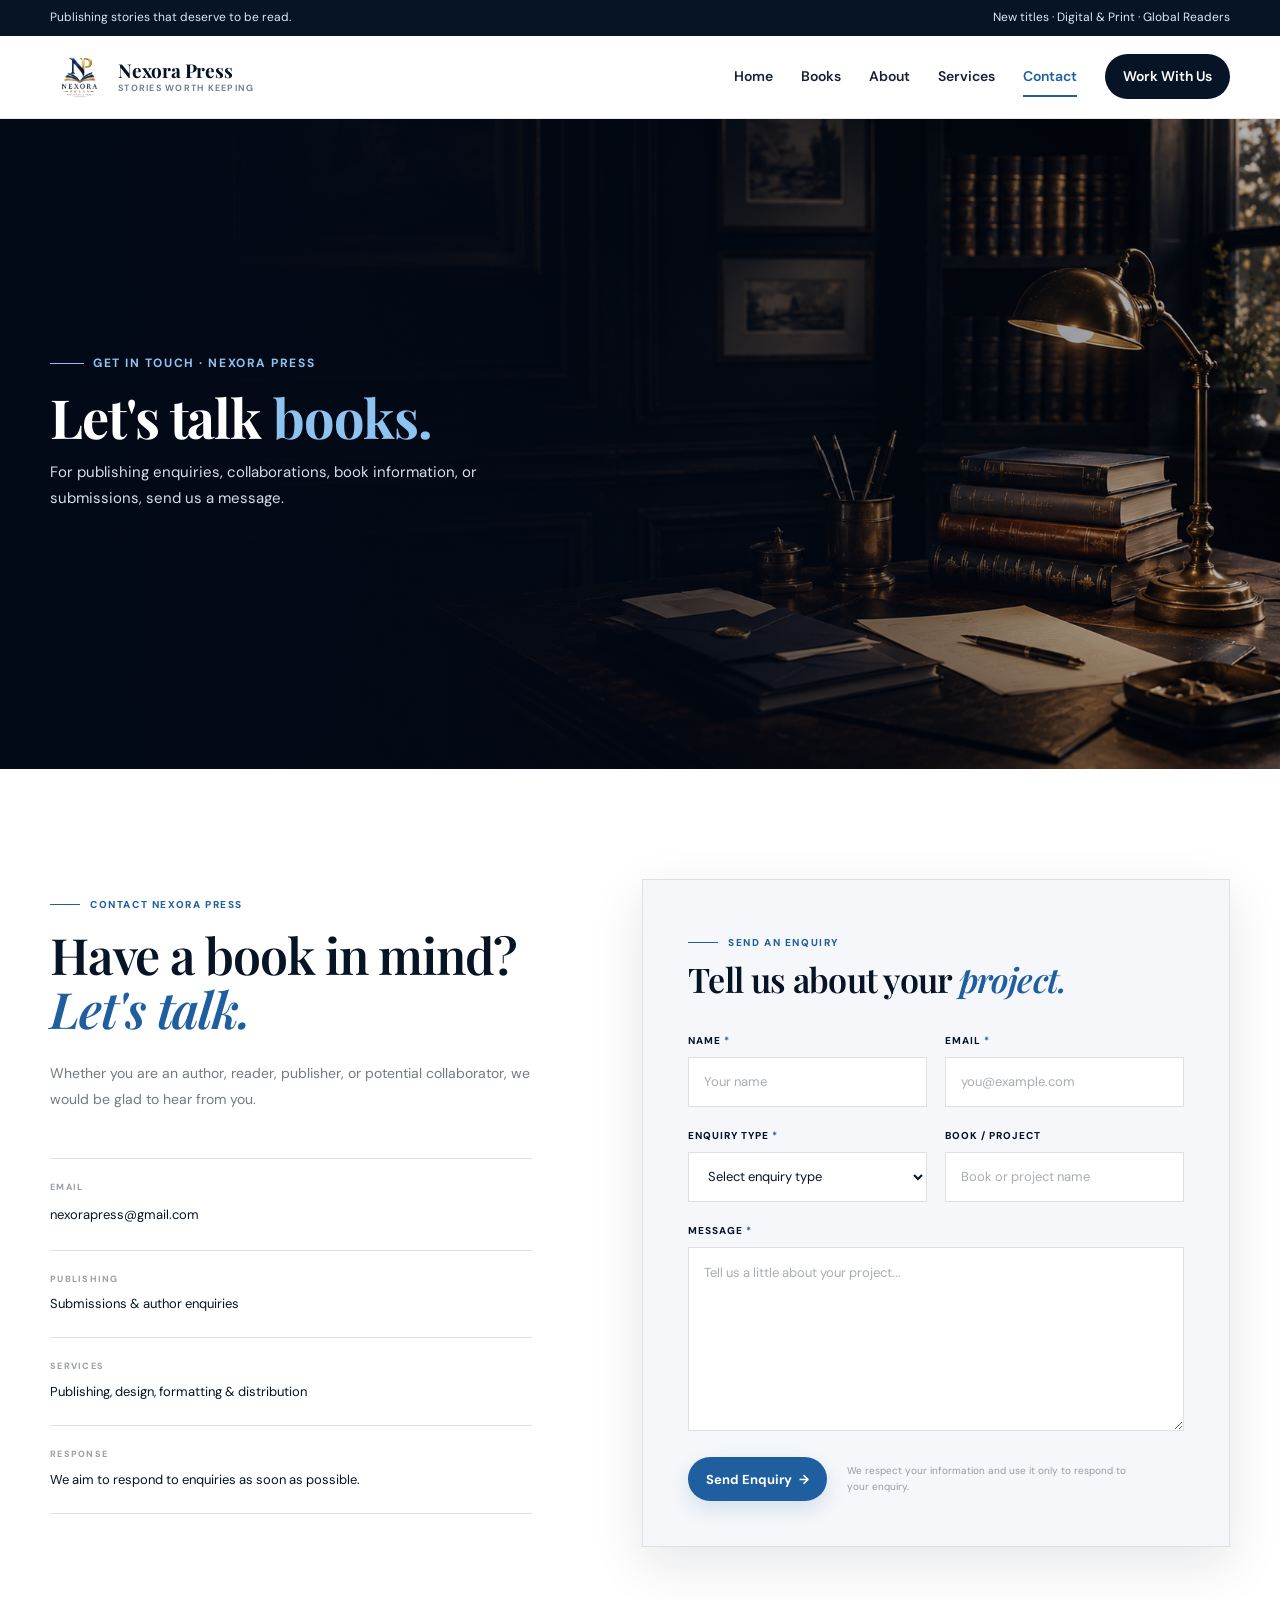
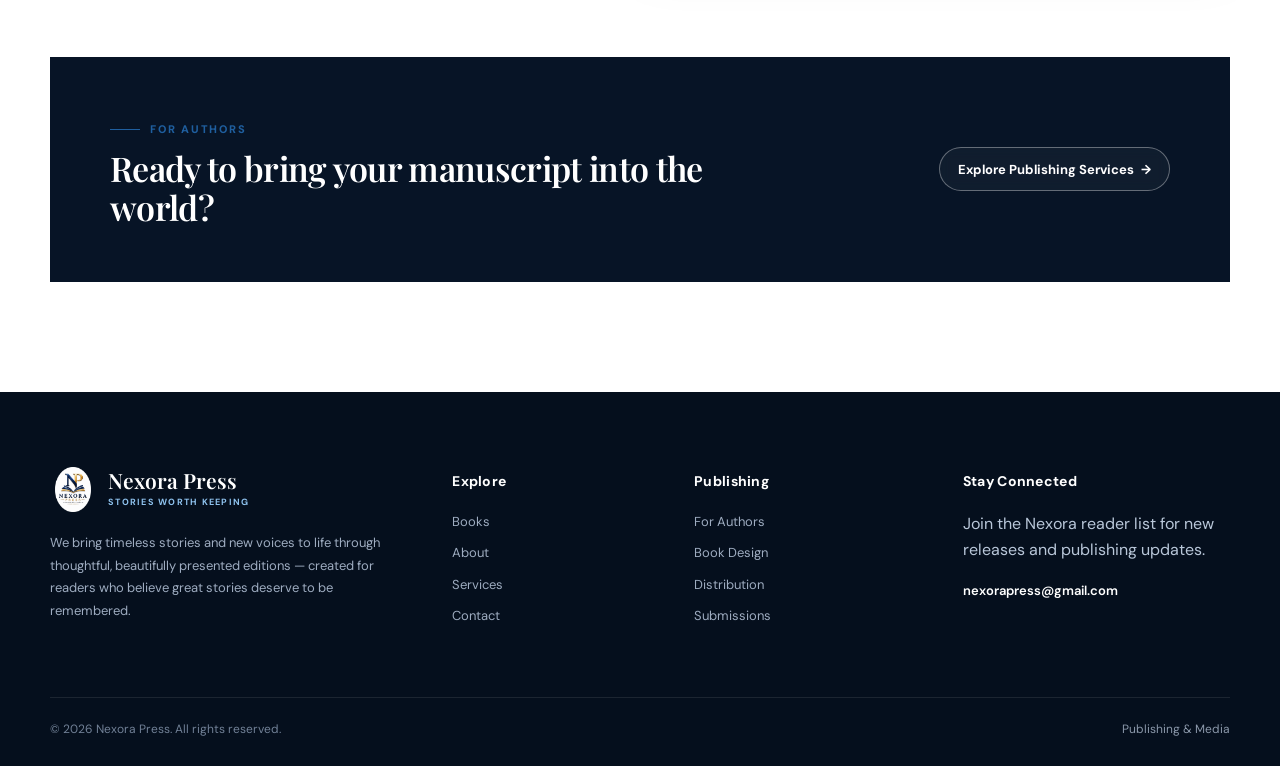
<file: contact.html>
<!doctype html>
<html lang="en">
<head>
  <meta charset="utf-8">
  <meta name="viewport" content="width=device-width, initial-scale=1">

  <meta name="description" content="Nexora Press — independent publishing and media. Discover new releases, classic editions and professional publishing services.">
  <meta name="keywords" content="Nexora Press, publishing, books, classic books, book publishing, publishing services, authors, media">
  <meta name="author" content="Nexora Press">

  <meta name="theme-color" content="#071426">
  <meta name="robots" content="index, follow">

  <title>Home | Nexora Press</title>

  <meta property="og:type" content="website">
  <meta property="og:title" content="Nexora Press | Publishing & Media">
  <meta property="og:description" content="Independent publishing and media. Discover new releases, timeless classics and professional publishing services.">
  <meta property="og:image" content="assets/images/logo.png">
  <meta property="og:site_name" content="Nexora Press">

  <link rel="icon" type="image/png" href="assets/images/favicon.png">
  <link rel="apple-touch-icon" href="assets/images/favicon.png">

  <link rel="preconnect" href="https://fonts.googleapis.com">
  <link rel="preconnect" href="https://fonts.gstatic.com" crossorigin>
  <link href="https://fonts.googleapis.com/css2?family=DM+Sans:wght@400;500;600;700&family=Playfair+Display:wght@500;600;700&display=swap" rel="stylesheet">

  <link rel="stylesheet" href="assets/css/style.css">
  <link rel="stylesheet" href="assets/css/responsive.css">
</head>

<body>

  <div class="topbar">
    <div class="container">
      <span>Publishing stories that deserve to be read.</span>
      <span>New titles · Digital &amp; Print · Global Readers</span>
    </div>
  </div>

  <nav class="navbar">
    <div class="container nav-inner">
      <a class="brand" href="index.html">
        <img src="assets/images/nexora-logo.png" alt="Nexora Press">
        <div class="brand-text">
          <span class="brand-name">Nexora Press</span>
          <span class="brand-tagline">Stories Worth Keeping</span>
        </div>
      </a>

      <button class="menu-btn" type="button" aria-label="Open menu" aria-expanded="false">
        <span></span>
        <span></span>
        <span></span>
      </button>

      <div class="nav-links">
        <a href="index.html">Home</a>
        <a href="books.html">Books</a>
        <a href="about.html">About</a>
        <a href="services.html">Services</a>
        <a class="active" href="contact.html">Contact</a>
        <a class="nav-cta" href="contact.html">Work With Us</a>
      </div>
    </div>
  </nav>




		<section class="hero contact-page-hero">
			<div class="hero-slides">
				<div class="hero-slide active contact-hero-banner">
					<div class="hero-overlay"></div>
					<div class="hero-content">
						<span class="eyebrow">Get in Touch · Nexora Press</span>
						<h1>Let's talk <em>books.</em></h1>
						<p>For publishing enquiries, collaborations, book information, or submissions, send us a message.</p>
					</div>
				</div>
			</div>
		</section>


<section class="section contact-section">
	<div class="container">
		<div class="contact-grid">
			<div class="contact-info reveal">
				<span class="kicker">Contact Nexora Press</span>
				<h2>Have a book in mind? <em>Let's talk.</em></h2>
				<p class="contact-intro">Whether you are an author, reader, publisher, or potential collaborator, we would be glad to hear from you.</p>

				<div class="contact-details">
					<div class="contact-item">
						<span class="contact-item-label">Email</span>
						<a href="mailto:nexorapress@gmail.com">nexorapress@gmail.com</a>
					</div>

					<div class="contact-item">
						<span class="contact-item-label">Publishing</span>
						<p>Submissions &amp; author enquiries</p>
					</div>

					<div class="contact-item">
						<span class="contact-item-label">Services</span>
						<p>Publishing, design, formatting &amp; distribution</p>
					</div>

					<div class="contact-item">
						<span class="contact-item-label">Response</span>
						<p>We aim to respond to enquiries as soon as possible.</p>
					</div>
				</div>
			</div>

			<div class="contact-form-wrap reveal">
				<div class="contact-form-head">
					<span class="kicker">Send an Enquiry</span>
					<h3>Tell us about your <em>project.</em></h3>
				</div>

				<form class="contact-form" id="contactForm" action="https://formsubmit.co/nexorapress@gmail.com" method="POST">
					<input type="hidden" name="_subject" value="New Enquiry — Nexora Press Website">
					<input type="hidden" name="_template" value="table">
					<input type="hidden" name="_captcha" value="true">

					<div class="form-row">
						<div class="form-field">
							<label for="name">Name <span>*</span></label>
							<input id="name" type="text" name="Name" placeholder="Your name" autocomplete="name" required>
						</div>

						<div class="form-field">
							<label for="email">Email <span>*</span></label>
							<input id="email" type="email" name="Email" placeholder="you@example.com" autocomplete="email" required>
						</div>
					</div>

					<div class="form-row">
						<div class="form-field">
							<label for="type">Enquiry Type <span>*</span></label>
							<select id="type" name="Enquiry Type" required>
								<option value="" selected disabled>Select enquiry type</option>
								<option value="General Enquiry">General Enquiry</option>
								<option value="Publishing Services">Publishing Services</option>
								<option value="Book Information">Book Information</option>
								<option value="Manuscript Submission">Manuscript Submission</option>
								<option value="Partnership">Partnership</option>
							</select>
						</div>

						<div class="form-field">
							<label for="project">Book / Project</label>
							<input id="project" type="text" name="Book / Project" placeholder="Book or project name">
						</div>
					</div>

					<div class="form-field">
						<label for="message">Message <span>*</span></label>
						<textarea id="message" name="Message" rows="7" placeholder="Tell us a little about your project..." required></textarea>
					</div>

					<div class="form-submit">
						<button class="btn btn-primary" type="submit">Send Enquiry <span>→</span></button>
						<p>We respect your information and use it only to respond to your enquiry.</p>
					</div>
				</form>
			</div>
		</div>
	</div>
</section>


		<section class="section contact-note-section">
			<div class="container">
				<div class="contact-note reveal">
					<div>
						<span class="kicker">For Authors</span>
						<h2>Ready to bring your manuscript into the world?</h2>
					</div>
					<a href="services.html" class="btn btn-outline">Explore Publishing Services <span>→</span></a>
				</div>
			</div>
		</section>






  <footer class="footer">
    <div class="container">
      <div class="footer-grid">

        <div class="footer-brand">
          <div class="footer-brand-head">
            <img src="assets/images/favicon.png" alt="Nexora Press">
            <div>
              <h3>Nexora Press</h3>
              <span>Stories Worth Keeping</span>
            </div>
          </div>

          <p>We bring timeless stories and new voices to life through thoughtful, beautifully presented editions — created for readers who believe great stories deserve to be remembered.</p>
        </div>

        <div class="footer-column">
          <h4>Explore</h4>
          <a href="books.html">Books</a>
          <a href="about.html">About</a>
          <a href="services.html">Services</a>
          <a href="contact.html">Contact</a>
        </div>

        <div class="footer-column">
          <h4>Publishing</h4>
          <a href="services.html">For Authors</a>
          <a href="services.html">Book Design</a>
          <a href="services.html">Distribution</a>
          <a href="contact.html">Submissions</a>
        </div>

        <div class="footer-column footer-connect">
          <h4>Stay Connected</h4>
          <p>Join the Nexora reader list for new releases and publishing updates.</p>
          <a href="mailto:nexorapress@gmail.com">nexorapress@gmail.com</a>
        </div>

      </div>

      <div class="footer-bottom">
        <span>© 2026 Nexora Press. All rights reserved.</span>
        <span>Publishing &amp; Media</span>
      </div>
    </div>
  </footer>

  <script src="assets/js/script.js"></script>

</body>
</html>
</file>
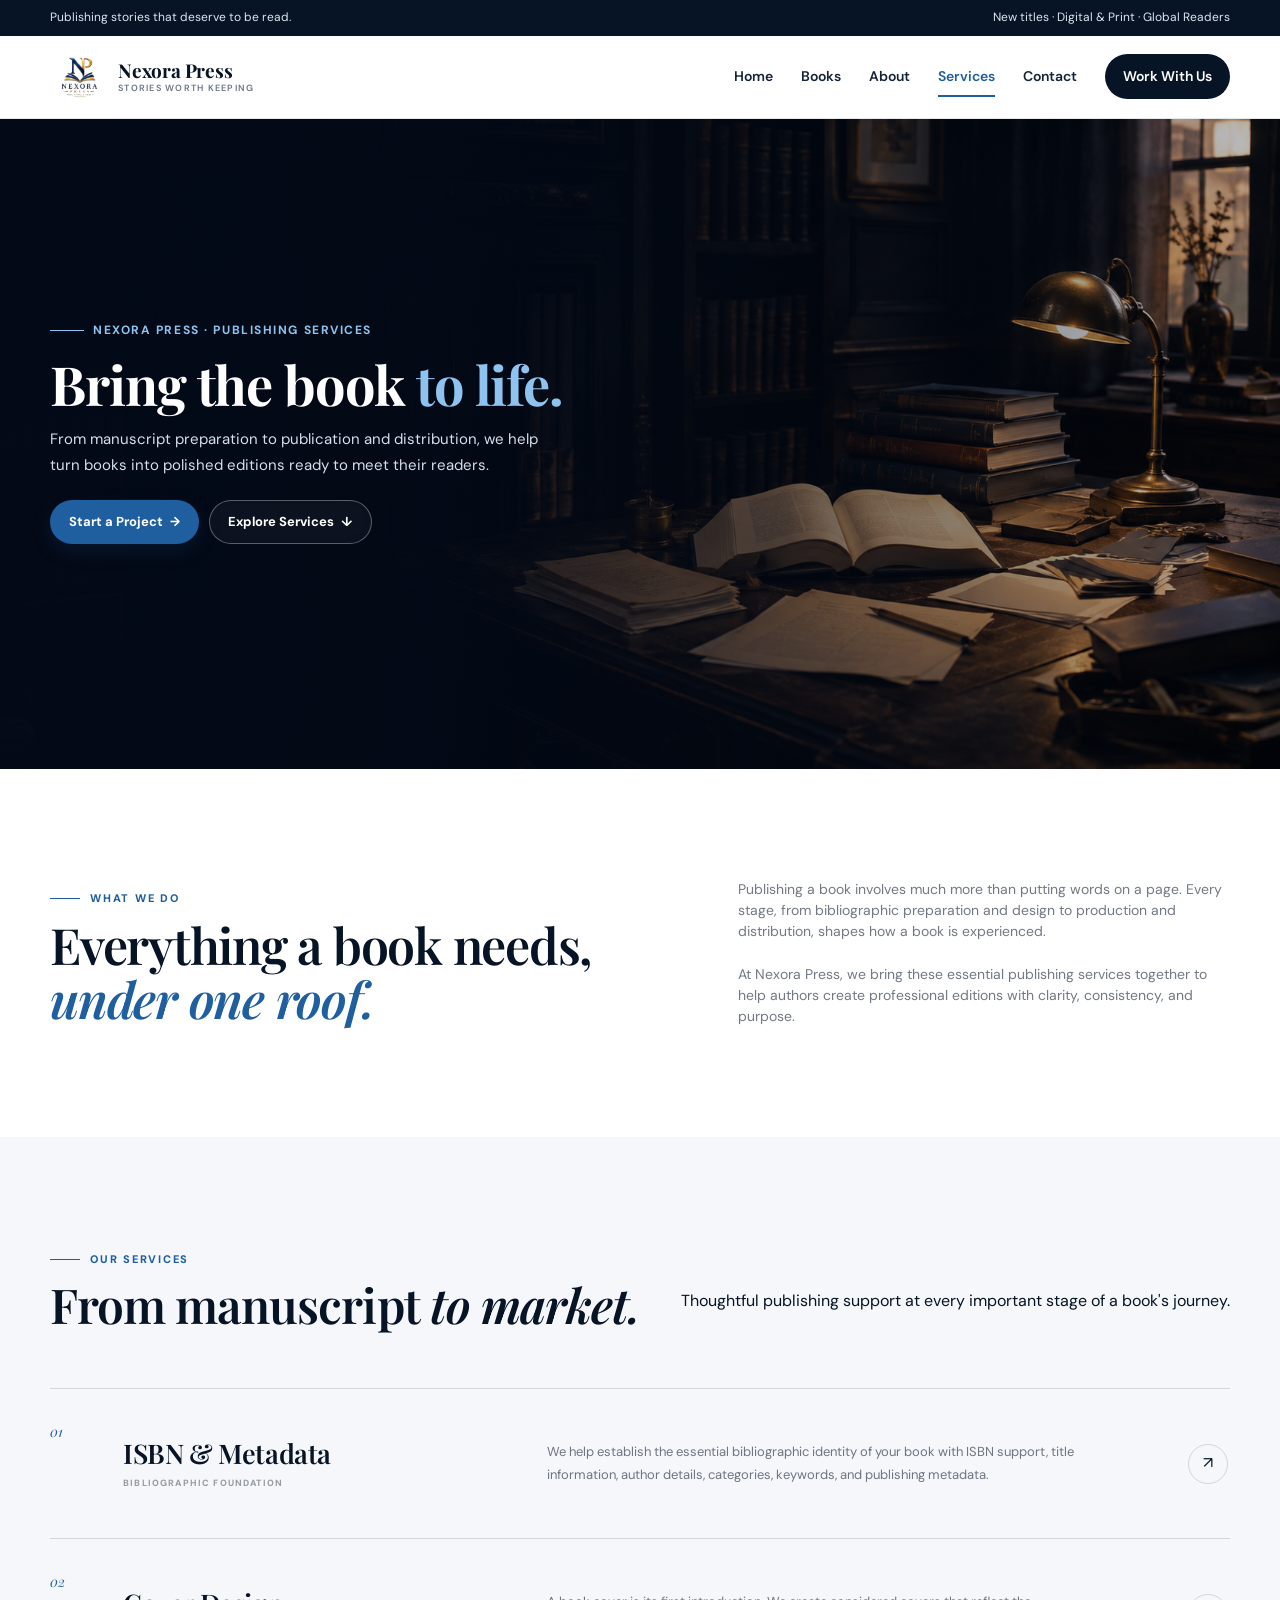
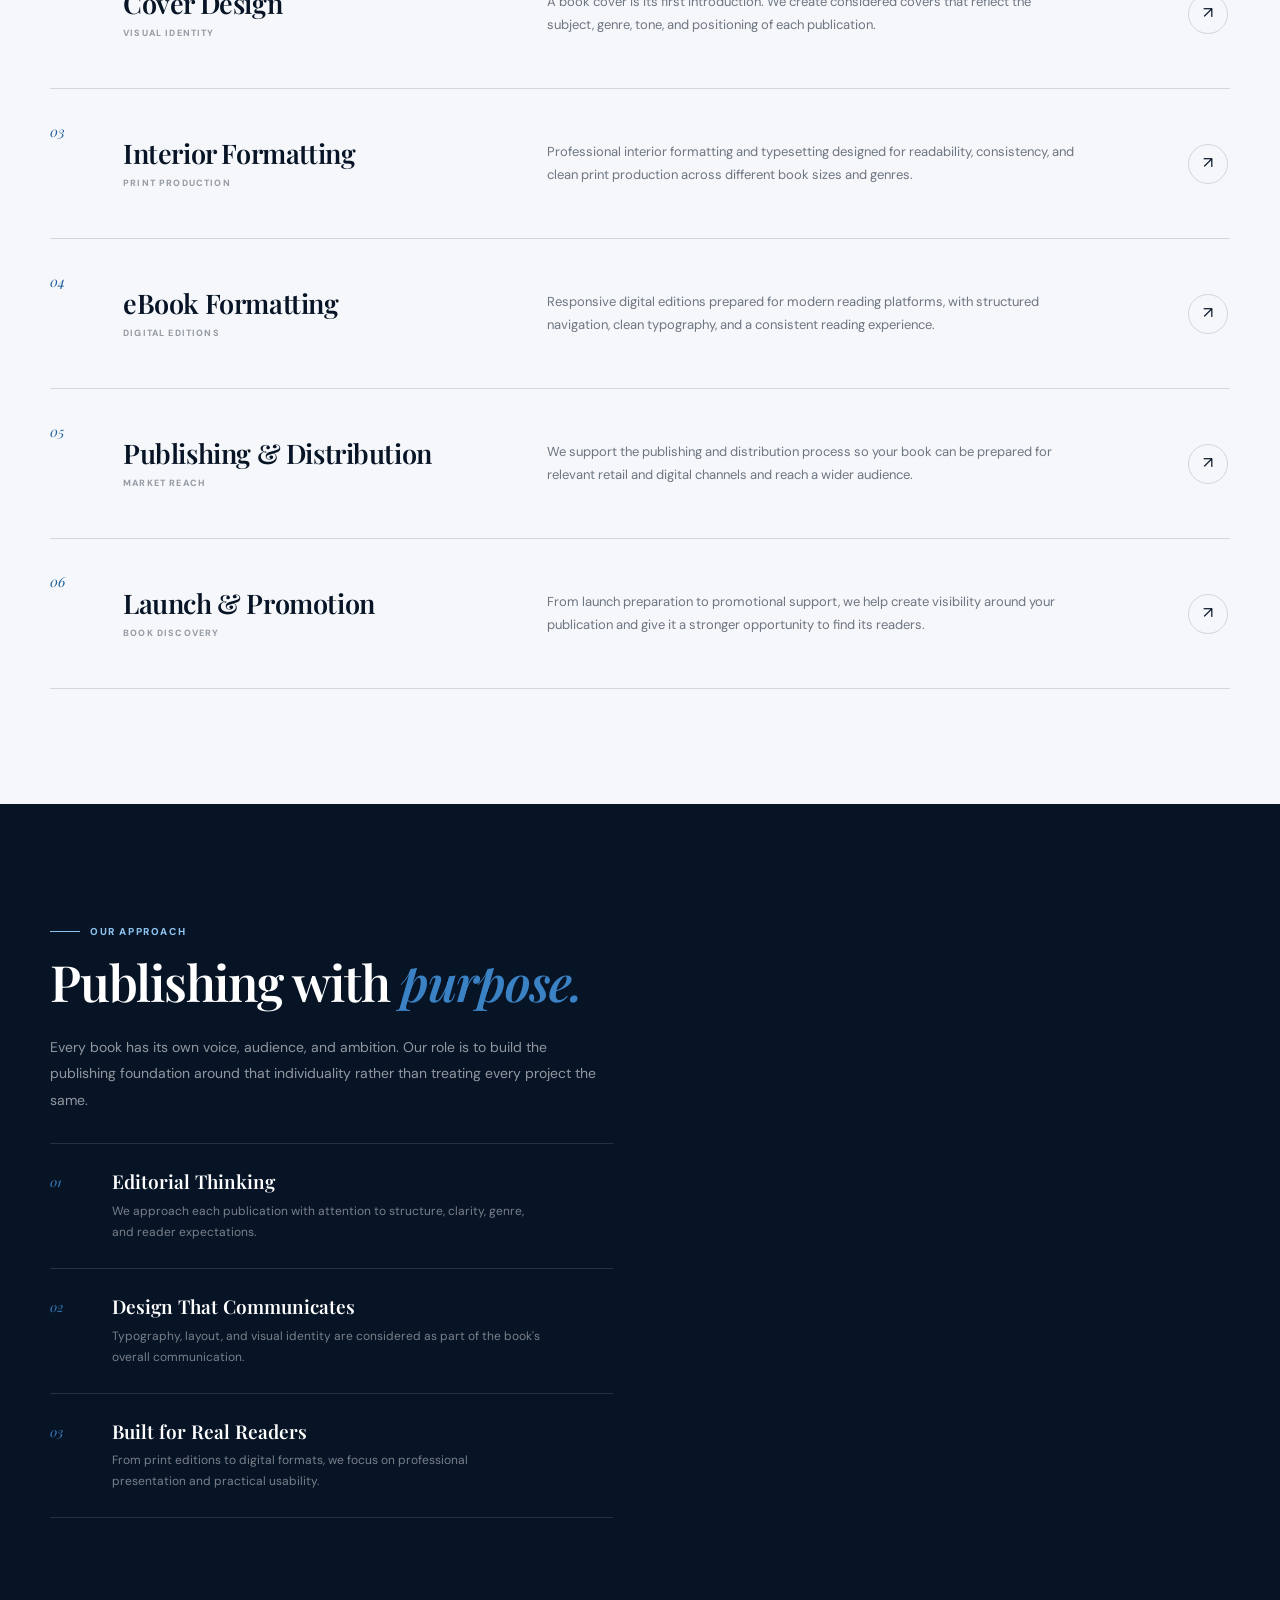
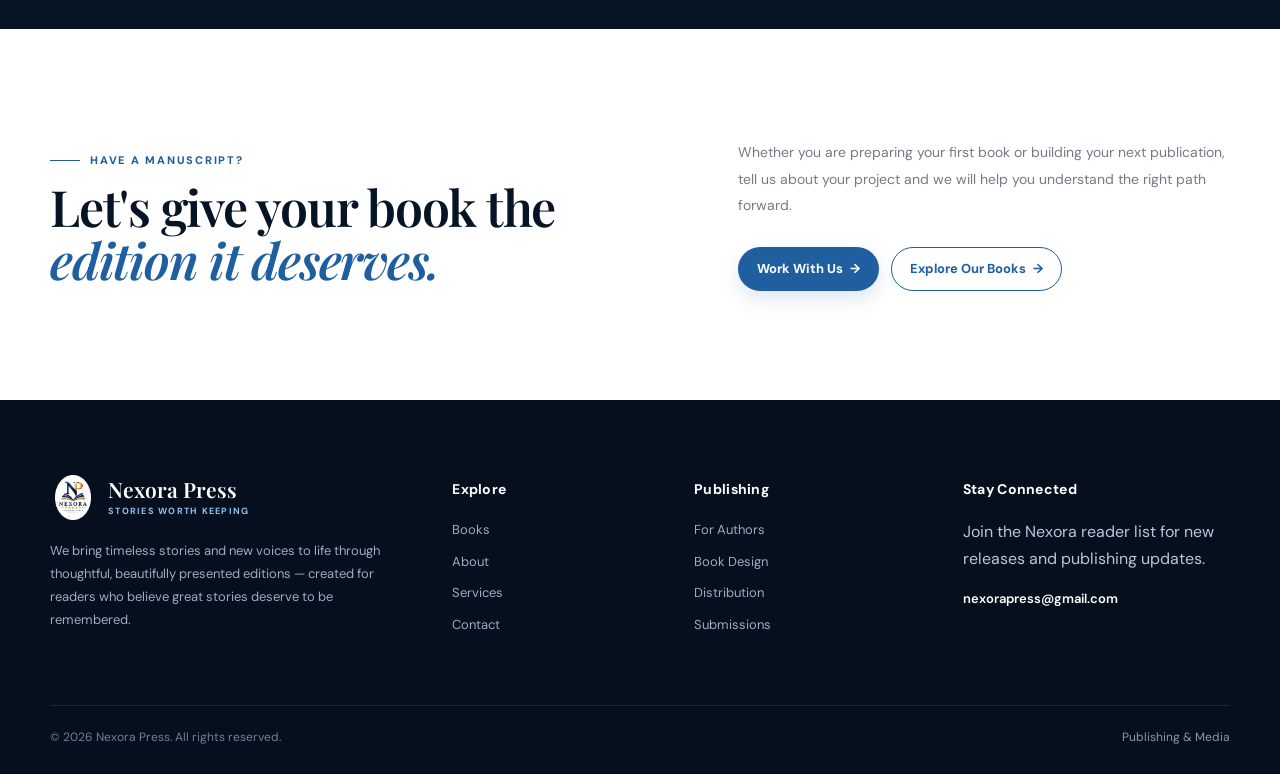
<file: services.html>
<!doctype html>
<html lang="en">
<head>
  <meta charset="utf-8">
  <meta name="viewport" content="width=device-width, initial-scale=1">

  <meta name="description" content="Nexora Press — independent publishing and media. Discover new releases, classic editions and professional publishing services.">
  <meta name="keywords" content="Nexora Press, publishing, books, classic books, book publishing, publishing services, authors, media">
  <meta name="author" content="Nexora Press">

  <meta name="theme-color" content="#071426">
  <meta name="robots" content="index, follow">

  <title>Home | Nexora Press</title>

  <meta property="og:type" content="website">
  <meta property="og:title" content="Nexora Press | Publishing & Media">
  <meta property="og:description" content="Independent publishing and media. Discover new releases, timeless classics and professional publishing services.">
  <meta property="og:image" content="assets/images/logo.png">
  <meta property="og:site_name" content="Nexora Press">

  <link rel="icon" type="image/png" href="assets/images/favicon.png">
  <link rel="apple-touch-icon" href="assets/images/favicon.png">

  <link rel="preconnect" href="https://fonts.googleapis.com">
  <link rel="preconnect" href="https://fonts.gstatic.com" crossorigin>
  <link href="https://fonts.googleapis.com/css2?family=DM+Sans:wght@400;500;600;700&family=Playfair+Display:wght@500;600;700&display=swap" rel="stylesheet">

  <link rel="stylesheet" href="assets/css/style.css">
  <link rel="stylesheet" href="assets/css/responsive.css">
</head>

<body>

  <div class="topbar">
    <div class="container">
      <span>Publishing stories that deserve to be read.</span>
      <span>New titles · Digital &amp; Print · Global Readers</span>
    </div>
  </div>

  <nav class="navbar">
    <div class="container nav-inner">
      <a class="brand" href="index.html">
        <img src="assets/images/nexora-logo.png" alt="Nexora Press">
        <div class="brand-text">
          <span class="brand-name">Nexora Press</span>
          <span class="brand-tagline">Stories Worth Keeping</span>
        </div>
      </a>

      <button class="menu-btn" type="button" aria-label="Open menu" aria-expanded="false">
        <span></span>
        <span></span>
        <span></span>
      </button>

      <div class="nav-links">
        <a href="index.html">Home</a>
        <a href="books.html">Books</a>
        <a href="about.html">About</a>
        <a class="active" href="services.html">Services</a>
        <a href="contact.html">Contact</a>
        <a class="nav-cta" href="contact.html">Work With Us</a>
      </div>
    </div>
  </nav>


		<section class="hero services-page-hero">
			<div class="hero-slides">
				<div class="hero-slide active services-hero-banner">
					<div class="hero-overlay"></div>
					<div class="hero-content">
						<span class="eyebrow">Nexora Press · Publishing Services</span>
						<h1>Bring the book <em>to life.</em></h1>
						<p>From manuscript preparation to publication and distribution, we help turn books into polished editions ready to meet their readers.</p>
						<div class="actions">
							<a href="contact.html" class="btn btn-primary">Start a Project <span>→</span></a>
							<a href="#services-list" class="btn btn-outline">Explore Services <span>↓</span></a>
						</div>
					</div>
				</div>
			</div>
		</section>

		<section class="section services-intro-section">
			<div class="container">
				<div class="services-intro-grid">
					<div class="services-intro-heading reveal">
						<span class="kicker">What We Do</span>
						<h2>Everything a book needs, <em>under one roof.</em></h2>
					</div>
					<div class="services-intro-content reveal">
						<p>Publishing a book involves much more than putting words on a page. Every stage, from bibliographic preparation and design to production and distribution, shapes how a book is experienced.</p>
						<p>At Nexora Press, we bring these essential publishing services together to help authors create professional editions with clarity, consistency, and purpose.</p>
					</div>
				</div>
			</div>
		</section>

		<section class="section services-list-section" id="services-list">
			<div class="container">
				<div class="section-head reveal">
					<div>
						<span class="kicker">Our Services</span>
						<h2>From manuscript <em>to market.</em></h2>
					</div>
					<p>Thoughtful publishing support at every important stage of a book's journey.</p>
				</div>

				<div class="services-list">

					<article class="services-item reveal">
						<div class="services-item-number">01</div>
						<div class="services-item-content">
							<div class="services-item-title">
								<h3>ISBN &amp; Metadata</h3>
								<span>Bibliographic Foundation</span>
							</div>
							<p>We help establish the essential bibliographic identity of your book with ISBN support, title information, author details, categories, keywords, and publishing metadata.</p>
						</div>
						<div class="services-item-arrow" aria-hidden="true">↗</div>
					</article>

					<article class="services-item reveal">
						<div class="services-item-number">02</div>
						<div class="services-item-content">
							<div class="services-item-title">
								<h3>Cover Design</h3>
								<span>Visual Identity</span>
							</div>
							<p>A book cover is its first introduction. We create considered covers that reflect the subject, genre, tone, and positioning of each publication.</p>
						</div>
						<div class="services-item-arrow" aria-hidden="true">↗</div>
					</article>

					<article class="services-item reveal">
						<div class="services-item-number">03</div>
						<div class="services-item-content">
							<div class="services-item-title">
								<h3>Interior Formatting</h3>
								<span>Print Production</span>
							</div>
							<p>Professional interior formatting and typesetting designed for readability, consistency, and clean print production across different book sizes and genres.</p>
						</div>
						<div class="services-item-arrow" aria-hidden="true">↗</div>
					</article>

					<article class="services-item reveal">
						<div class="services-item-number">04</div>
						<div class="services-item-content">
							<div class="services-item-title">
								<h3>eBook Formatting</h3>
								<span>Digital Editions</span>
							</div>
							<p>Responsive digital editions prepared for modern reading platforms, with structured navigation, clean typography, and a consistent reading experience.</p>
						</div>
						<div class="services-item-arrow" aria-hidden="true">↗</div>
					</article>

					<article class="services-item reveal">
						<div class="services-item-number">05</div>
						<div class="services-item-content">
							<div class="services-item-title">
								<h3>Publishing &amp; Distribution</h3>
								<span>Market Reach</span>
							</div>
							<p>We support the publishing and distribution process so your book can be prepared for relevant retail and digital channels and reach a wider audience.</p>
						</div>
						<div class="services-item-arrow" aria-hidden="true">↗</div>
					</article>

					<article class="services-item reveal">
						<div class="services-item-number">06</div>
						<div class="services-item-content">
							<div class="services-item-title">
								<h3>Launch &amp; Promotion</h3>
								<span>Book Discovery</span>
							</div>
							<p>From launch preparation to promotional support, we help create visibility around your publication and give it a stronger opportunity to find its readers.</p>
						</div>
						<div class="services-item-arrow" aria-hidden="true">↗</div>
					</article>

				</div>
			</div>
		</section>

		<section class="section services-approach-section">
			<div class="container">
				<div class="services-approach-grid">
					<div class="services-approach-content reveal">
						<span class="kicker">Our Approach</span>
						<h2>Publishing with <em>purpose.</em></h2>
						<p>Every book has its own voice, audience, and ambition. Our role is to build the publishing foundation around that individuality rather than treating every project the same.</p>

						<div class="services-approach-points">
							<div class="services-approach-item">
								<div class="services-approach-number">01</div>
								<div>
									<h3>Editorial Thinking</h3>
									<p>We approach each publication with attention to structure, clarity, genre, and reader expectations.</p>
								</div>
							</div>

							<div class="services-approach-item">
								<div class="services-approach-number">02</div>
								<div>
									<h3>Design That Communicates</h3>
									<p>Typography, layout, and visual identity are considered as part of the book's overall communication.</p>
								</div>
							</div>

							<div class="services-approach-item">
								<div class="services-approach-number">03</div>
								<div>
									<h3>Built for Real Readers</h3>
									<p>From print editions to digital formats, we focus on professional presentation and practical usability.</p>
								</div>
							</div>
						</div>
					</div>

					<div class="services-approach-space reveal"></div>
				</div>
			</div>
		</section>

		<section class="section services-author-section">
			<div class="container">
				<div class="services-author-inner">
					<div class="services-author-heading reveal">
						<span class="kicker">Have a Manuscript?</span>
						<h2>Let's give your book the <em>edition it deserves.</em></h2>
					</div>

					<div class="services-author-content reveal">
						<p>Whether you are preparing your first book or building your next publication, tell us about your project and we will help you understand the right path forward.</p>
						<div class="publish-actions">
							<a href="contact.html" class="btn btn-primary">Work With Us <span>→</span></a>
							<a href="books.html" class="btn btn-outline">Explore Our Books <span>→</span></a>
						</div>
					</div>
				</div>
			</div>
		</section>




  <footer class="footer">
    <div class="container">
      <div class="footer-grid">

        <div class="footer-brand">
          <div class="footer-brand-head">
            <img src="assets/images/favicon.png" alt="Nexora Press">
            <div>
              <h3>Nexora Press</h3>
              <span>Stories Worth Keeping</span>
            </div>
          </div>

          <p>We bring timeless stories and new voices to life through thoughtful, beautifully presented editions — created for readers who believe great stories deserve to be remembered.</p>
        </div>

        <div class="footer-column">
          <h4>Explore</h4>
          <a href="books.html">Books</a>
          <a href="about.html">About</a>
          <a href="services.html">Services</a>
          <a href="contact.html">Contact</a>
        </div>

        <div class="footer-column">
          <h4>Publishing</h4>
          <a href="services.html">For Authors</a>
          <a href="services.html">Book Design</a>
          <a href="services.html">Distribution</a>
          <a href="contact.html">Submissions</a>
        </div>

        <div class="footer-column footer-connect">
          <h4>Stay Connected</h4>
          <p>Join the Nexora reader list for new releases and publishing updates.</p>
          <a href="mailto:nexorapress@gmail.com">nexorapress@gmail.com</a>
        </div>

      </div>

      <div class="footer-bottom">
        <span>© 2026 Nexora Press. All rights reserved.</span>
        <span>Publishing &amp; Media</span>
      </div>
    </div>
  </footer>

  <script src="assets/js/script.js"></script>

</body>
</html>
</file>
<file: assets/css/style.css>
@import url('https://fonts.googleapis.com/css2?family=DM+Sans:wght@400;500;600;700&family=Playfair+Display:wght@500;600;700&display=swap');

/* =========================================================
   ROOT
========================================================= */
:root {
  --navy: #071426;
  --navy-2: #0c1d33;
  --blue: #1f5f9f;
  --blue-light: #3b82c4;
  --cream: #f5f7fa;
  --paper: #ffffff;
  --text: #152238;
  --muted: #697586;
  --white: #ffffff;
  --line: rgba(15, 35, 60, 0.10);
  --blue-soft: rgba(31, 95, 159, 0.08);
  --blue-border: rgba(31, 95, 159, 0.18);
  --shadow: 0 18px 50px rgba(6, 20, 38, 0.10);
  --radius: 22px;
}
/* =========================================================
   RESET
========================================================= */
* {
  box-sizing: border-box;
}
html {
  scroll-behavior: smooth;
}
body {
  margin: 0;
  font-family: "DM Sans", sans-serif;
  color: var(--text);
  background: var(--paper);
  line-height: 1.65;
  overflow-x: hidden;
}
img {
  max-width: 100%;
  display: block;
}
a {
  color: inherit;
  text-decoration: none;
}
button,
input,
textarea,
select {
  font: inherit;
}
button {
  -webkit-tap-highlight-color: transparent;
}
.container {
  width: min(1180px, calc(100% - 40px));
  margin: 0 auto;
}
/* =========================================================
   TOP BAR
========================================================= */
.topbar {
  padding: 8px 0;
  background: var(--navy);
  color: #dce6f2;
  font-size: 12px;
}
.topbar .container {
  display: flex;
  align-items: center;
  justify-content: space-between;
  gap: 20px;
}
/* =========================================================
   NAVBAR
========================================================= */
.navbar {
  position: sticky;
  top: 0;
  z-index: 1000;
  background: rgba(255, 255, 255, 0.95);
  backdrop-filter: blur(16px);
  -webkit-backdrop-filter: blur(16px);
  border-bottom: 1px solid var(--line);
}
.nav-inner {
  min-height: 82px;
  display: flex;
  align-items: center;
  justify-content: space-between;
  gap: 25px;
}
/* =========================================================
   BRAND
========================================================= */
.brand {
  display: flex;
  align-items: center;
  gap: 8px;
  flex-shrink: 0;
}

.brand img {
  width: 60px;
  height: auto;
}
.brand-text {
  display: flex;
  flex-direction: column;
  justify-content: center;
  gap: 2px;
}
.brand-name {
  color: var(--navy);
  font-family: "Playfair Display", serif;
  font-size: 19px;
  font-weight: 700;
  line-height: 1.1;
  letter-spacing: -0.01em;
}
.brand-tagline {
  color: var(--muted);
  font-size: 9px;
  font-weight: 600;
  line-height: 1.2;
  letter-spacing: 0.14em;
  text-transform: uppercase;
}
/* =========================================================
   NAV LINKS
========================================================= */
.nav-links {
  display: flex;
  align-items: center;
  gap: 28px;
  font-size: 14px;
  font-weight: 600;
}
.nav-links a {
  position: relative;
  padding: 28px 0;
  color: var(--text);
  transition: color 0.25s ease;
}
.nav-links a:not(.nav-cta)::after {
  content: "";
  position: absolute;
  left: 0;
  right: 100%;
  bottom: 19px;
  height: 2px;
  background: var(--blue);
  transition: right 0.3s ease;
}
.nav-links a:not(.nav-cta):hover,
.nav-links a.active {
  color: var(--blue);
}
.nav-links a:not(.nav-cta):hover::after,
.nav-links a.active::after {
  right: 0;
}
/* =========================================================
   NAV CTA
========================================================= */
.nav-cta {
  padding: 11px 18px !important;
  background: var(--navy);
  color: #fff !important;
  border-radius: 999px;
  transition: background 0.3s ease, transform 0.3s ease, box-shadow 0.3s ease;
}
.nav-cta:hover {
  background: var(--blue);
  transform: translateY(-2px);
  box-shadow: 0 8px 20px rgba(31, 95, 159, 0.20);
}
.nav-cta::after {
  display: none !important;
}
/* =========================================================
   MOBILE MENU BUTTON
========================================================= */
.menu-btn {
  display: none;
  width: 42px;
  height: 42px;
  padding: 9px;
  border: 1px solid var(--line);
  border-radius: 12px;
  background: #fff;
  cursor: pointer;
  flex-direction: column;
  align-items: center;
  justify-content: center;
  gap: 5px;
  transition: border-color 0.25s ease, background 0.25s ease;
}
.menu-btn:hover {
  border-color: var(--blue-border);
  background: var(--blue-soft);
}
.menu-btn span {
  display: block;
  width: 20px;
  height: 2px;
  background: var(--navy);
  border-radius: 5px;
  transition: transform 0.3s ease, opacity 0.3s ease;
}
.menu-btn.active span:nth-child(1) {
  transform: translateY(7px) rotate(45deg);
}
.menu-btn.active span:nth-child(2) {
  opacity: 0;
}
.menu-btn.active span:nth-child(3) {
  transform: translateY(-7px) rotate(-45deg);
}
/* =========================================================
   HERO
========================================================= */
.hero {
  position: relative;
  overflow: hidden;
  background: var(--navy);
  color: #fff;
  min-height: 650px;
}
.hero-banner-1 {
  background-image: url("../images/banners/daily-update.png");
}
.hero-banner-2 {
  background-image: url("../images/banners/special-offer.png");
}
.hero-banner-3 {
  background-image: url("../images/banners/festival-special.png");
}
.hero-banner-4 {
  background-image: url("../images/banners/for-authors.png");
}
.hero-slides {
  position: relative;
  min-height: 650px;
}
.hero-slide {
  position: relative;
  display: none;
  min-height: 650px;
  align-items: center;
  background-position: center;
  background-size: cover;
  background-repeat: no-repeat;
  animation: heroFade 0.6s ease;
}
.hero-slide.active {
  display: flex;
}
@keyframes heroFade {
  from {
    opacity: 0;
    transform: translateX(15px);
  }
  to {
    opacity: 1;
    transform: translateX(0);
  }
}
.hero-overlay {
  position: absolute;
  inset: 0;
  z-index: 1;
  background: linear-gradient(90deg, rgba(3, 10, 24, 0.94) 0%, rgba(3, 10, 24, 0.84) 32%, rgba(3, 10, 24, 0.58) 60%, rgba(3, 10, 24, 0.25) 100%);
}
.hero-content {
  position: relative;
  z-index: 2;
  width: min(1180px, calc(100% - 40px));
  margin: auto;
  padding: 70px 0 100px;
}
.eyebrow {
  display: inline-flex;
  align-items: center;
  gap: 9px;
  color: #8fc3ef;
  font-size: 12px;
  font-weight: 700;
  letter-spacing: 0.13em;
  text-transform: uppercase;
}
.eyebrow::before {
  content: "";
  width: 34px;
  height: 1px;
  background: #8fc3ef;
}
.hero h1 {
  max-width: 650px;
  margin: 14px 0;
  font-family: "Playfair Display", serif;
  font-size: 54px;
  line-height: 1.08;
  letter-spacing: -0.02em;
}
.hero h1 em {
  color: #8fc3ef;
  font-style: normal;
}
.hero p {
  max-width: 500px;
  margin: 0;
  color: #d5dfec;
  font-size: 15px;
  line-height: 1.7;
}
/* =========================================================
   BUTTONS
========================================================= */
.actions {
  display: flex;
  flex-wrap: wrap;
  gap: 10px;
  margin-top: 22px;
}
.btn {
  display: inline-flex;
  align-items: center;
  justify-content: center;
  gap: 7px;
  min-height: 44px;
  padding: 10px 18px;
  border: 1px solid transparent;
  border-radius: 999px;
  font-size: 13px;
  font-weight: 700;
  cursor: pointer;
  transition: transform 0.3s ease, background 0.3s ease, border-color 0.3s ease, color 0.3s ease, box-shadow 0.3s ease;
}
.btn-primary {
  background: var(--blue);
  color: #fff;
  box-shadow: 0 8px 20px rgba(31, 95, 159, 0.15);
}
.btn-primary:hover {
  background: var(--blue-light);
  color: #fff;
  transform: translateY(-2px);
  box-shadow: 0 12px 28px rgba(31, 95, 159, 0.24);
}
.btn-outline {
  border-color: rgba(255, 255, 255, 0.32);
  color: #fff;
  background: rgba(255, 255, 255, 0.04);
  backdrop-filter: blur(6px);
}
.btn-outline:hover {
  background: #fff;
  color: var(--navy);
  border-color: #fff;
  transform: translateY(-2px);
}
/* =========================================================
   HERO CONTROLS
========================================================= */
.hero-controls {
  position: absolute;
  right: 0;
  bottom: 26px;
  left: 0;
  z-index: 10;
  display: flex;
  align-items: center;
  justify-content: space-between;
  padding: 0 5%;
  pointer-events: none;
}
.hero-dots {
  display: flex;
  align-items: center;
  gap: 6px;
  padding: 7px 10px;
  border: 1px solid rgba(255, 255, 255, 0.14);
  border-radius: 30px;
  background: rgba(5, 8, 22, 0.35);
  backdrop-filter: blur(14px);
  pointer-events: auto;
}
.hero-dot {
  width: 6px;
  height: 6px;
  padding: 0;
  border: 0;
  border-radius: 50%;
  background: rgba(255, 255, 255, 0.35);
  cursor: pointer;
  transition: width 0.35s ease, background 0.35s ease, transform 0.35s ease;
}
.hero-dot.active {
  width: 25px;
  border-radius: 10px;
  background: var(--blue-light);
  box-shadow: 0 0 12px rgba(59, 130, 196, 0.35);
}
.hero-dot:hover:not(.active) {
  background: rgba(255, 255, 255, 0.8);
}
.hero-arrows {
  display: flex;
  align-items: center;
  gap: 7px;
  padding: 5px;
  border: 1px solid rgba(255, 255, 255, 0.14);
  border-radius: 50px;
  background: rgba(5, 8, 22, 0.35);
  backdrop-filter: blur(14px);
  pointer-events: auto;
}
.hero-arrow {
  display: flex;
  align-items: center;
  justify-content: center;
  width: 40px;
  height: 40px;
  padding: 0;
  border: 1px solid rgba(255, 255, 255, 0.12);
  border-radius: 50%;
  background: rgba(255, 255, 255, 0.05);
  color: #fff;
  font-size: 16px;
  cursor: pointer;
  transition: background 0.3s ease, border-color 0.3s ease, color 0.3s ease, transform 0.3s ease;
}
.hero-arrow:hover {
  background: var(--blue);
  border-color: var(--blue);
  color: #fff;
  transform: scale(1.06);
  box-shadow: 0 0 18px rgba(31, 95, 159, 0.25);
}
.hero-arrow:active {
  transform: scale(0.96);
}
/* =========================================================
   GENERAL SECTION
========================================================= */
.section {
  padding: 100px 0;
}
.section-head {
  display: flex;
  align-items: flex-end;
  justify-content: space-between;
  gap: 40px;
  margin-bottom: 42px;
}
.kicker {
  display: inline-flex;
  align-items: center;
  gap: 10px;
  margin-bottom: 10px;
  color: var(--blue);
  font-size: 11px;
  font-weight: 800;
  letter-spacing: 0.16em;
  text-transform: uppercase;
}
.kicker::before {
  content: "";
  width: 30px;
  height: 1px;
  background: var(--blue);
}
.section-head h2 {
  margin: 0;
  color: var(--navy);
  font-family: "Playfair Display", serif;
  font-size: 48px;
  font-weight: 600;
  line-height: 1.08;
  letter-spacing: -0.02em;
}
/* =========================================================
   SLIDER ACTIONS
========================================================= */
.slider-actions {
  display: flex;
  align-items: center;
  gap: 10px;
}
.slider-actions .text-link {
  margin-left: 14px;
}
/* =========================================================
   TEXT LINK
========================================================= */
.text-link {
  color: var(--navy);
  font-size: 13px;
  font-weight: 700;
  transition: color 0.25s ease, transform 0.25s ease;
}
.text-link:hover {
  color: var(--blue);
  transform: translateX(2px);
}
/* =========================================================
   BOOKS SECTION
========================================================= */
.books-section {
  padding-top: 105px;
  padding-bottom: 115px;
}
/* =========================================================
   BOOK SLIDER BUTTONS
========================================================= */
.book-slider-btn {
  display: flex;
  align-items: center;
  justify-content: center;
  width: 44px;
  height: 44px;
  padding: 0;
  border: 1px solid rgba(5, 8, 22, 0.12);
  border-radius: 50%;
  background: #fff;
  color: var(--navy);
  font-size: 17px;
  cursor: pointer;
  box-shadow: 0 8px 22px rgba(5, 8, 22, 0.06);
  transition: background 0.3s ease, border-color 0.3s ease, color 0.3s ease, transform 0.3s ease, box-shadow 0.3s ease;
}
.book-slider-btn:hover {
  background: var(--blue);
  border-color: var(--blue);
  color: #fff;
  transform: translateY(-3px);
  box-shadow: 0 12px 28px rgba(31, 95, 159, 0.18);
}
.book-slider-btn:active {
  transform: translateY(-1px) scale(0.95);
}
.book-slider-btn:disabled {
  opacity: 0.28;
  cursor: not-allowed;
  transform: none;
  box-shadow: none;
}
/* =========================================================
   BOOKS SLIDER
========================================================= */
.books-slider {
  position: relative;
  overflow: hidden;
  padding: 15px 10px 55px;
  margin: 0 -10px;
}
.books-track {
  display: flex;
  gap: 30px;
  transition: transform 0.65s cubic-bezier(0.22, 1, 0.36, 1);
  will-change: transform;
}
/* =========================================================
   BOOK CARD
========================================================= */
.books-track .book-card {
  position: relative;
  flex: 0 0 calc((100% - 90px) / 4);
  min-width: 0;
  background: transparent;
  border: 0;
}
/* =========================================================
   BOOK COVER LINK
========================================================= */
.book-cover-link {
  display: block;
}
/* =========================================================
   BOOK COVER
========================================================= */
.cover {
  position: relative;
  width: 100%;
  overflow: hidden;
  border-radius: 5px 13px 13px 5px;
  background: #eef1f5;
  box-shadow: 0 16px 35px rgba(5, 8, 22, 0.12), 5px 6px 0 rgba(5, 8, 22, 0.03);
  transition: transform 0.45s cubic-bezier(0.22, 1, 0.36, 1), box-shadow 0.45s ease;
}
/* =========================================================
   BOOK IMAGE
========================================================= */
.cover img {
  display: block;
  width: 100%;
  height: 100%;
  object-fit: contain;
  object-position: center;
  transition: transform 0.55s cubic-bezier(0.22, 1, 0.36, 1), filter 0.4s ease;
}
/* =========================================================
   BOOK SPINE
========================================================= */
.cover::after {
  content: "";
  position: absolute;
  top: 0;
  bottom: 0;
  left: 0;
  width: 7px;
  z-index: 3;
  background: linear-gradient(90deg, rgba(0, 0, 0, 0.28), rgba(255, 255, 255, 0.07), transparent);
  pointer-events: none;
}
/* =========================================================
   BOOK LIGHT SWEEP
========================================================= */
.cover::before {
  content: "";
  position: absolute;
  top: -20%;
  left: -110%;
  width: 55%;
  height: 150%;
  z-index: 4;
  background: linear-gradient(105deg, transparent 20%, rgba(255, 255, 255, 0.20) 50%, transparent 80%);
  transform: skewX(-18deg);
  opacity: 0;
  transition: left 0.8s ease, opacity 0.25s ease;
  pointer-events: none;
}
/* =========================================================
   BOOK HOVER
========================================================= */
.book-cover-link:hover .cover {
  transform: translateY(-8px);
  box-shadow: 0 25px 50px rgba(5, 8, 22, 0.18), 6px 8px 0 rgba(5, 8, 22, 0.04);
}
.book-cover-link:hover .cover img {
  transform: scale(1.025);
  filter: brightness(1.02);
}
.book-cover-link:hover .cover::before {
  left: 150%;
  opacity: 1;
}
/* =========================================================
   BOOK INFORMATION
========================================================= */
.book-info {
  padding: 20px 3px 0;
}
.book-info h3 {
  margin: 0 0 7px;
  color: var(--navy);
  font-family: "Playfair Display", serif;
  font-size: 18px;
  font-weight: 600;
  line-height: 1.2;
  transition: color 0.3s ease, transform 0.3s ease;
}
.book-info p {
  margin: 0;
  color: #7b8492;
  font-size: 12px;
  line-height: 1.5;
}
.book-card:hover .book-info h3 {
  color: var(--blue);
  transform: translateX(2px);
}
/* =========================================================
   ITUNES LINK
========================================================= */
.book-itunes-link {
  display: inline-flex;
  align-items: center;
  gap: 6px;
  margin-top: 10px;
  color: var(--navy);
  font-size: 11px;
  font-weight: 800;
  letter-spacing: 0.04em;
  text-transform: uppercase;
  transition: color 0.25s ease, transform 0.25s ease;
}
.book-itunes-link::after {
  content: "↗";
  font-size: 13px;
  transition: transform 0.25s ease;
}
.book-itunes-link:hover {
  color: var(--blue);
  transform: translateX(2px);
}
.book-itunes-link:hover::after {
  transform: translate(3px, -3px);
}
/* =========================================================
   BOOK SLIDER BOTTOM
========================================================= */
.books-slider::after {
  content: "";
  position: absolute;
  right: 0;
  bottom: 0;
  left: 0;
  height: 28px;
  background: linear-gradient(to bottom, transparent, rgba(255, 255, 255, 0.7));
  pointer-events: none;
}

/* =========================================================
   ABOUT STRIP
========================================================= */
.about-strip {
  background: var(--cream);
  padding-top: 110px;
  padding-bottom: 110px;
}
.about-grid {
  display: grid;
  grid-template-columns: 0.95fr 1.05fr;
  gap: 85px;
  align-items: center;
}
.about-grid > .reveal:first-child {
  max-width: 570px;
}
.about-grid .kicker {
  margin-bottom: 14px;
}
.about-grid h2 {
  max-width: 560px;
  margin: 0 0 20px;
  color: var(--navy);
  font-family: "Playfair Display", serif;
  font-size: 58px;
  font-weight: 600;
  line-height: 1.06;
  letter-spacing: -0.025em;
}
.about-grid .section-intro {
  max-width: 540px;
  margin: 0;
  color: #687386;
  font-size: 17px;
  line-height: 1.8;
}
.about-grid .actions {
  margin-top: 30px;
}
/* =========================================================
   ABOUT CARD
========================================================= */
.about-card {
  position: relative;
  overflow: hidden;
  padding: 48px;
  border: 1px solid rgba(255, 255, 255, 0.08);
  border-radius: 26px;
  background: linear-gradient(145deg, #12243d 0%, var(--navy) 55%, #07101f 100%);
  color: #fff;
  box-shadow: 0 25px 60px rgba(5, 8, 22, 0.14), 0 5px 18px rgba(5, 8, 22, 0.07);
}
.about-card::before {
  content: "";
  position: absolute;
  top: -120px;
  right: -100px;
  width: 300px;
  height: 300px;
  border-radius: 50%;
  background: radial-gradient(circle, rgba(31, 95, 159, 0.20), transparent 68%);
  pointer-events: none;
}
.about-card::after {
  content: "";
  position: absolute;
  right: 0;
  bottom: 0;
  width: 160px;
  height: 160px;
  background: linear-gradient(135deg, transparent 50%, rgba(255, 255, 255, 0.025) 50%);
  pointer-events: none;
}
/* =========================================================
   ABOUT CARD TOP
========================================================= */
.about-card-top {
  position: relative;
  z-index: 2;
  display: flex;
  align-items: center;
  gap: 14px;
  margin-bottom: 28px;
}
.about-number {
  color: #8fc3ef;
  font-size: 11px;
  font-weight: 800;
  letter-spacing: 0.14em;
}
.about-line {
  width: 55px;
  height: 1px;
  background: rgba(255, 255, 255, 0.18);
}
/* =========================================================
   ABOUT CARD CONTENT
========================================================= */
.about-card h3 {
  position: relative;
  z-index: 2;
  max-width: 500px;
  margin: 0 0 17px;
  color: #fff;
  font: 600 34px/1.15 "Playfair Display", serif;
}
.about-card p {
  position: relative;
  z-index: 2;
  max-width: 570px;
  margin: 0;
  color: #c9d5e5;
  font-size: 15px;
  line-height: 1.8;
}
/* =========================================================
   STATS
========================================================= */
.stats {
  position: relative;
  z-index: 2;
  display: grid;
  grid-template-columns: repeat(3, 1fr);
  gap: 12px;
  margin-top: 34px;
  padding-top: 25px;
  border-top: 1px solid rgba(255, 255, 255, 0.10);
}
.stat {
  min-height: 105px;
  padding: 17px;
  border: 1px solid rgba(255, 255, 255, 0.10);
  border-radius: 14px;
  background: rgba(255, 255, 255, 0.025);
  transition: transform 0.3s ease, border-color 0.3s ease, background 0.3s ease;
}
.stat:hover {
  transform: translateY(-4px);
  border-color: rgba(143, 195, 239, 0.65);
  background: rgba(31, 95, 159, 0.08);
}
.stat strong {
  display: block;
  margin-bottom: 7px;
  color: #8fc3ef;
  font: 700 24px/1.1 "Playfair Display", serif;
}
.stat span {
  display: block;
  color: #aebdd0;
  font-size: 11px;
  line-height: 1.5;
}

/* =========================================================
   SERVICES
========================================================= */
.services-section {
  padding-top: 110px;
  padding-bottom: 120px;
}
.services-section .section-head {
  margin-bottom: 45px;
}
.service-grid {
  display: grid;
  grid-template-columns: repeat(3, 1fr);
  gap: 28px;
}
/* =========================================================
   SERVICE CARD
========================================================= */
.service {
  position: relative;
  min-height: 260px;
  padding: 36px 34px;
  overflow: hidden;
  border: 1px solid rgba(5, 8, 22, 0.09);
  border-radius: 22px;
  background: #fff;
  box-shadow: 0 12px 35px rgba(5, 8, 22, 0.05);
  transition: transform 0.4s cubic-bezier(0.22, 1, 0.36, 1), box-shadow 0.4s ease, border-color 0.35s ease;
}
.service::before {
  content: "";
  position: absolute;
  top: -90px;
  right: -90px;
  width: 190px;
  height: 190px;
  border-radius: 50%;
  background: rgba(31, 95, 159, 0.06);
  transition: transform 0.5s ease;
  pointer-events: none;
}
.service::after {
  content: "";
  position: absolute;
  right: 32px;
  bottom: 0;
  left: 32px;
  height: 2px;
  background: linear-gradient(90deg, transparent, var(--blue), transparent);
  opacity: 0;
  transform: scaleX(0.4);
  transition: opacity 0.4s ease, transform 0.4s ease;
}
.service:hover {
  transform: translateY(-7px);
  border-color: var(--blue-border);
  box-shadow: 0 22px 50px rgba(5, 8, 22, 0.10);
}
.service:hover::before {
  transform: scale(1.3);
}
.service:hover::after {
  opacity: 1;
  transform: scaleX(1);
}
/* =========================================================
   SERVICE ICON
========================================================= */
.service .icon {
  position: relative;
  z-index: 2;
  display: grid;
  place-items: center;
  width: 48px;
  height: 48px;
  margin-bottom: 28px;
  border: 1px solid var(--blue-border);
  border-radius: 14px;
  background: var(--blue-soft);
  color: var(--blue);
  font-size: 12px;
  font-weight: 800;
  letter-spacing: 0.08em;
  transition: transform 0.35s ease, background 0.35s ease, color 0.35s ease;
}
.service:hover .icon {
  transform: translateY(-3px);
  background: var(--blue);
  color: #fff;
}
/* =========================================================
   SERVICE TEXT
========================================================= */
.service h3 {
  position: relative;
  z-index: 2;
  margin: 0 0 12px;
  color: var(--navy);
  font: 600 25px/1.2 "Playfair Display", serif;
}
.service p {
  position: relative;
  z-index: 2;
  max-width: 340px;
  margin: 0;
  color: var(--muted);
  font-size: 14px;
  line-height: 1.75;
}
.service-link {
  position: relative;
  z-index: 2;
  display: inline-block;
  margin-top: 20px;
  color: var(--blue);
  font-size: 12px;
  font-weight: 700;
  transition: transform 0.25s ease, color 0.25s ease;
}
.service:hover .service-link {
  transform: translateX(3px);
  color: var(--blue-light);
}
/* =========================================================
   QUOTE
========================================================= */
.quote {
  position: relative;
  overflow: hidden;
  padding-top: 125px;
  padding-bottom: 125px;
  background: var(--navy);
  color: #fff;
  text-align: center;
}
.quote::before {
  content: "";
  position: absolute;
  top: -180px;
  left: 50%;
  width: 520px;
  height: 520px;
  transform: translateX(-50%);
  border-radius: 50%;
  background: rgba(31, 95, 159, 0.08);
  filter: blur(20px);
  pointer-events: none;
}
.quote::after {
  content: "";
  position: absolute;
  top: 0;
  left: 50%;
  width: 1px;
  height: 70px;
  background: linear-gradient(to bottom, transparent, var(--blue-light));
}
.quote .container {
  position: relative;
  z-index: 2;
  max-width: 1000px;
  margin: auto;
}
.quote .container::before {
  content: "“";
  display: block;
  margin-bottom: 10px;
  color: #8fc3ef;
  font-family: "Playfair Display", serif;
  font-size: 82px;
  font-weight: 500;
  line-height: 0.7;
}
.quote blockquote {
  max-width: 900px;
  margin: 0 auto 28px;
  color: #fff;
  font-family: "Playfair Display", serif;
  font-size: 54px;
  font-weight: 500;
  line-height: 1.2;
  letter-spacing: -0.025em;
  transition: transform 0.5s ease;
}
.quote:hover blockquote {
  transform: translateY(-3px);
}
.quote cite {
  display: inline-flex;
  align-items: center;
  gap: 12px;
  color: #c9d5e5;
  font-size: 12px;
  font-style: normal;
  font-weight: 700;
  letter-spacing: 0.16em;
  text-transform: uppercase;
}
.quote cite::before,
.quote cite::after {
  content: "";
  width: 30px;
  height: 1px;
  background: rgba(143, 195, 239, 0.55);
}
/* =========================================================
   NEWSLETTER
========================================================= */
.newsletter-section {
  padding: 105px 0 115px;
}
.newsletter {
  position: relative;
  display: flex;
  align-items: center;
  justify-content: space-between;
  gap: 70px;
  width: 100%;
  min-height: 285px;
  padding: 58px 64px;
  overflow: hidden;
  border: 1px solid rgba(255, 255, 255, 0.08);
  border-radius: 26px;
  background: radial-gradient(circle at 100% 50%, rgba(31, 95, 159, 0.13), transparent 38%), linear-gradient(135deg, #07111f 0%, #0a1728 55%, #0d2037 100%);
  box-shadow: 0 25px 70px rgba(5, 8, 22, 0.14);
  color: #fff;
}
/* =========================================================
   SUBTLE BACKGROUND DETAIL
========================================================= */
.newsletter::before {
  content: "";
  position: absolute;
  right: -110px;
  top: 50%;
  width: 360px;
  height: 360px;
  transform: translateY(-50%);
  border: 1px solid rgba(143, 195, 239, 0.07);
  border-radius: 50%;
  pointer-events: none;
}
/* =========================================================
   NEWSLETTER CONTENT
========================================================= */
.newsletter-content {
  position: relative;
  z-index: 2;
  flex: 1;
  max-width: 620px;
}
.newsletter .kicker {
  display: inline-flex;
  align-items: center;
  gap: 9px;
  margin-bottom: 15px;
  color: #8fc3ef;
  font-size: 10px;
  font-weight: 800;
  letter-spacing: 0.18em;
  text-transform: uppercase;
}
.newsletter .kicker::before {
  content: "";
  width: 24px;
  height: 1px;
  background: #8fc3ef;
  opacity: 0.8;
}
/* =========================================================
   NEWSLETTER HEADING
========================================================= */
.newsletter h2 {
  margin: 0;
  max-width: 570px;
  color: #fff;
  font: 600 48px/1.08 "Playfair Display", serif;
  letter-spacing: -0.035em;
}
.newsletter h2 em {
  color: #8fc3ef;
  font-style: italic;
}
/* =========================================================
   NEWSLETTER DESCRIPTION
========================================================= */
.newsletter-content p {
  max-width: 510px;
  margin: 18px 0 0;
  color: #aebdce;
  font-size: 14px;
  line-height: 1.75;
}
/* =========================================================
   NEWSLETTER ACTION
========================================================= */
.newsletter-action {
  position: relative;
  z-index: 3;
  flex: 0 0 440px;
  width: 440px;
}
/* =========================================================
   NEWSLETTER FORM
========================================================= */
.newsletter-form {
  display: flex;
  align-items: center;
  width: 100%;
  height: 58px;
  padding: 5px;
  border: 1px solid rgba(255, 255, 255, 0.12);
  border-radius: 999px;
  background: rgba(255, 255, 255, 0.055);
  backdrop-filter: blur(14px);
  box-shadow: inset 0 1px 0 rgba(255, 255, 255, 0.045), 0 12px 35px rgba(0, 0, 0, 0.12);
}
/* =========================================================
   EMAIL INPUT
========================================================= */
.newsletter-form input {
  flex: 1;
  min-width: 0;
  height: 48px;
  padding: 0 18px;
  border: 0;
  outline: 0;
  border-radius: 999px;
  background: transparent;
  color: #fff;
  font-family: inherit;
  font-size: 13px;
}
.newsletter-form input::placeholder {
  color: #8999aa;
}
.newsletter-form input:focus {
  outline: none;
}
/* =========================================================
   NEWSLETTER BUTTON
========================================================= */
.newsletter-form button {
  display: inline-flex;
  align-items: center;
  justify-content: center;
  gap: 12px;
  flex: 0 0 auto;
  height: 48px;
  padding: 0 20px 0 22px;
  border: 0;
  border-radius: 999px;
  background: var(--blue);
  color: #fff;
  font-family: inherit;
  font-size: 12px;
  font-weight: 800;
  letter-spacing: 0.01em;
  cursor: pointer;
  transition: transform 0.25s ease, background 0.25s ease, box-shadow 0.25s ease;
}
.newsletter-form button:hover {
  background: var(--blue-light);
  transform: translateY(-2px);
  box-shadow: 0 8px 22px rgba(31, 95, 159, 0.25);
}
.newsletter-form button:active {
  transform: translateY(0) scale(0.97);
}
/* =========================================================
   BUTTON ARROW
========================================================= */
.newsletter-arrow {
  display: inline-flex;
  align-items: center;
  justify-content: center;
  width: 25px;
  height: 25px;
  border-radius: 50%;
  background: rgba(255, 255, 255, 0.12);
  font-size: 15px;
  line-height: 1;
  transition: transform 0.25s ease, background 0.25s ease;
}
.newsletter-form button:hover .newsletter-arrow {
  transform: translateX(3px);
  background: rgba(255, 255, 255, 0.18);
}
/* =========================================================
   SMALL LINE BELOW FORM
========================================================= */
.newsletter-action small {
  display: block;
  margin-top: 13px;
  padding-left: 5px;
  color: #718297;
  font-size: 10px;
  line-height: 1.5;
  letter-spacing: 0.03em;
}
/* =========================================================
   FORM MESSAGE
========================================================= */
.newsletter .form-message {
  margin-top: 10px;
  color: #cbd6e4;
  font-size: 12px;
}
/* =========================================================
   FOOTER
========================================================= */
.footer {
  background: #050f1d;
  color: #b9c7d9;
  padding: 75px 0 28px;
}
.footer-grid {
  display: grid;
  grid-template-columns: 1.3fr 0.7fr 0.8fr 1fr;
  gap: 55px;
  align-items: start;
}



/* =========================================================
   FOOTER BRAND
========================================================= */
.footer-brand {
  max-width: 330px;
}
.footer-brand-head {
  display: flex;
  align-items: center;
  gap: 13px;
  margin-bottom: 20px;
}
.footer-brand-head img {
  display: block;
  width: 45px;
  height: 45px;
  margin: 0;
  object-fit: contain;
}
.footer-brand-head h3 {
  margin: 0 0 2px;
  color: #fff;
  font-family: "Playfair Display", serif;
  font-size: 21px;
  font-weight: 600;
  line-height: 1.2;
}
.footer-brand-head span {
  display: block;
  color: #8fc3ef;
  font-size: 9px;
  font-weight: 700;
  letter-spacing: 0.14em;
  text-transform: uppercase;
}
.footer-brand p {
  margin: 0;
  color: #9eacc0;
  font-size: 13px;
  line-height: 1.75;
}
.footer h4 {
  margin: 3px 0 18px;
  color: #fff;
  font-size: 14px;
  font-weight: 700;
  letter-spacing: 0.02em;
}
.footer a {
  display: block;
  width: fit-content;
  margin: 10px 0;
  color: #9eacc0;
  font-size: 13px;
  transition: color 0.25s ease, transform 0.25s ease;
}
.footer a:hover {
  color: #8fc3ef;
  transform: translateX(3px);
}
.footer-connect a {
  margin-top: 16px;
  color: #fff;
  font-weight: 600;
}
/* =========================================================
   FOOTER BOTTOM
========================================================= */
.footer-bottom {
  display: flex;
  align-items: center;
  justify-content: space-between;
  gap: 20px;
  margin-top: 60px;
  padding-top: 22px;
  border-top: 1px solid rgba(255, 255, 255, 0.09);
  color: #718096;
  font-size: 12px;
  line-height: 1.5;
}
.footer-bottom span:last-child {
  color: #8b98aa;
}
/* =========================================================
   REVEAL
========================================================= */
.reveal {
  opacity: 0;
  transform: translateY(20px);
  transition: opacity 0.65s ease, transform 0.65s ease;
}
.reveal.show {
  opacity: 1;
  transform: translateY(0);
}
.hidden {
  display: none !important;
}










/* =========================================================
   BOOK SECTION
========================================================= */
/* BOOKS HERO */
.books-page-hero .hero-banner-3 {
  background-image: url("../images/banners/books-hero.png");
  background-position: center;
  background-size: cover;
  background-repeat: no-repeat;
}

/* =========================================================
   NEXORA SIGNATURE CATALOG CONTROLS
========================================================= */
.catalog-signature-head {
  display: flex;
  align-items: flex-end;
  justify-content: space-between;
  gap: 60px;
}
.catalog-heading-main {
  flex: 1;
  min-width: 0;
}
.catalog-heading-main h2 {
  margin: 0;
  color: var(--navy);
  font-family: "Playfair Display", serif;
  font-size: 48px;
  font-weight: 600;
  line-height: 1.08;
  letter-spacing: -0.02em;
}

/* =========================================================
   SEARCH / SORT / RESET TOOLBAR
========================================================= */
.catalog-signature-toolbar {
  display: flex;
  align-items: flex-end;
  gap: 14px;
  flex-shrink: 0;
}
.catalog-control {
  display: flex;
  flex-direction: column;
  gap: 8px;
}
.catalog-control label {
  font-size: 10px;
  font-weight: 600;
  letter-spacing: .1em;
  text-transform: uppercase;
  opacity: .45;
}

/* =========================================================
   SEARCH
========================================================= */
.catalog-search {
  width: 270px;
}
.catalog-search-field {
  position: relative;
}
.catalog-search-field svg {
  position: absolute;
  top: 50%;
  left: 14px;
  width: 15px;
  height: 15px;
  fill: none;
  stroke: currentColor;
  stroke-width: 1.7;
  opacity: .42;
  transform: translateY(-50%);
  pointer-events: none;
}
.catalog-search input {
  width: 100%;
  height: 42px;
  padding: 0 14px 0 40px;
  border: 1px solid rgba(0,0,0,.14);
  border-radius: 6px;
  outline: none;
  background: transparent;
  color: inherit;
  font: inherit;
  font-size: 12px;
  transition: border-color .25s ease, box-shadow .25s ease, background .25s ease;
}
.catalog-search input:focus {
  border-color: var(--blue);
  box-shadow: 0 0 0 3px rgba(7,93,115,.07);
}
.catalog-search input::placeholder {
  color: inherit;
  opacity: .4;
}

/* =========================================================
   SORT
========================================================= */
.catalog-sort {
  width: 155px;
}
.catalog-sort select {
  width: 100%;
  height: 42px;
  padding: 0 30px 0 13px;
  border: 1px solid rgba(0,0,0,.14);
  border-radius: 6px;
  outline: none;
  background: transparent;
  color: inherit;
  font: inherit;
  font-size: 12px;
  cursor: pointer;
  transition: border-color .25s ease, box-shadow .25s ease;
}
.catalog-sort select:focus {
  border-color: var(--blue);
  box-shadow: 0 0 0 3px rgba(7,93,115,.07);
}
.catalog-sort select option {
  background: #fff;
  color: #07101d;
}

/* =========================================================
   RESET
========================================================= */
.catalog-reset {
  display: inline-flex;
  align-items: center;
  justify-content: center;
  gap: 7px;
  height: 42px;
  padding: 0 13px;
  border: 1px solid transparent;
  border-radius: 6px;
  background: transparent;
  color: inherit;
  font: inherit;
  font-size: 10px;
  font-weight: 700;
  letter-spacing: .07em;
  text-transform: uppercase;
  white-space: nowrap;
  cursor: pointer;
  opacity: .55;
  transition: color .25s ease, background .25s ease, border-color .25s ease, opacity .25s ease;
}
.catalog-reset:hover {
  border-color: rgba(7,93,115,.2);
  background: rgba(7,93,115,.06);
  color: var(--blue);
  opacity: 1;
}
.reset-icon {
  font-size: 15px;
  line-height: 1;
  transition: transform .3s ease;
}
.catalog-reset:hover .reset-icon {
  transform: rotate(-45deg);
}

/* =========================================================
   DIVIDER
========================================================= */
.catalog-divider {
  width: 100%;
  height: 1px;
  margin: 30px 0 24px;
  background: rgba(0,0,0,.09);
}

/* =========================================================
   CATEGORY FILTERS
========================================================= */
.catalog-tools {
  margin: 0;
}
.catalog-filter-wrap {
  width: 100%;
}
.catalog-tools-label {
  display: block;
  margin-bottom: 13px;
  font-size: 10px;
  font-weight: 700;
  letter-spacing: .14em;
  text-transform: uppercase;
  opacity: .4;
}
.catalog-filters {
  display: flex;
  align-items: center;
  flex-wrap: wrap;
  gap: 7px;
}
.catalog-filters .filter {
  padding: 10px 15px;
  border: 1px solid rgba(0,0,0,.11);
  border-radius: 999px;
  background: transparent;
  color: inherit;
  font: inherit;
  font-size: 11px;
  line-height: 1;
  white-space: nowrap;
  cursor: pointer;
  transition: background .25s ease, border-color .25s ease, color .25s ease, transform .25s ease;
}
.catalog-filters .filter:hover {
  border-color: rgba(7,93,115,.3);
  background: rgba(7,93,115,.06);
  color: var(--blue);
  transform: translateY(-1px);
}
.catalog-filters .filter.active {
  border-color: var(--blue);
  background: var(--blue);
  color: #fff;
  box-shadow: 0 7px 18px rgba(7,93,115,.16);
}

/* =========================================================
   RESULT COUNT
========================================================= */
.catalog-meta {
  display: flex;
  align-items: center;
  justify-content: space-between;
  margin: 25px 0 0;
}
.catalog-meta p {
  margin: 0;
  font-size: 11px;
  letter-spacing: .02em;
  opacity: .5;
}
.catalog-meta p span {
  font-weight: 700;
  opacity: 1;
}

/* =========================================================
   CATALOG RESULT COUNT
========================================================= */
.catalog-meta {
  display: flex;
  align-items: center;
  justify-content: space-between;
  margin: 28px 0 34px;
  padding: 0;
}
.catalog-meta p {
  margin: 0;
  font-size: 11px;
  font-weight: 500;
  line-height: 1.5;
  letter-spacing: .04em;
  opacity: .45;
}
.catalog-meta p span {
  font-weight: 700;
  opacity: 1;
}

/* =========================================================
   BOOK GRID
========================================================= */
.catalog-grid {
  display: grid;
  grid-template-columns: repeat(5, minmax(0, 1fr));
  gap: 58px 24px;
}
.catalog-card {
  min-width: 0;
}
.book-cover-link {
  display: block;
  text-decoration: none;
}
.catalog-card .cover {
  width: 80%;
  display: flex;
  align-items: center;
  justify-content: center;
  overflow: hidden;
  background: #10141a;
  border: 1px solid rgba(0, 0, 0, .08);
  box-shadow: 0 14px 28px rgba(10,20,35,.08);
}
.catalog-card .cover img {
  display: block;
  width: 100%;
  height: 100%;
  object-fit: contain;
  transition: transform .45s ease;
}
.catalog-card .book-cover-link:hover .cover img {
  transform: scale(1.035);
}

/* =========================================================
   BOOK INFORMATION
========================================================= */
.catalog-card .book-info {
  display: flex;
  flex-direction: column;
  padding-top: 18px;
}
.catalog-card .book-info h3 {
  display: -webkit-box;
  height: 50px;
  margin: 0 0 7px;
  overflow: hidden;
  font-family: "Playfair Display", serif;
  font-size: 18px;
  font-weight: 600;
  line-height: 1.35;
  -webkit-box-orient: vertical;
  -webkit-line-clamp: 2;
}
.catalog-card .book-info p {
  height: 20px;
  margin: 0 0 13px;
  overflow: hidden;
  font-size: 13px;
  line-height: 1.6;
  white-space: nowrap;
  text-overflow: ellipsis;
  opacity: .55;
}

/* =========================================================
   ITUNES LINK
========================================================= */
.catalog-card .book-itunes-link {
  position: relative;
  display: inline-flex;
  align-items: center;
  align-self: flex-start;
  gap: 7px;
  min-height: 20px;
  color: inherit;
  font-size: 10px;
  font-weight: 700;
  letter-spacing: .08em;
  text-transform: uppercase;
  text-decoration: none;
  transition: color .25s ease;
}
.catalog-card .book-itunes-link::after {
  content: "→";
  font-size: 13px;
  line-height: 1;
  transition: transform .25s ease;
}
.catalog-card .book-itunes-link:hover {
  color: var(--blue);
}
.catalog-card .book-itunes-link:hover::after {
  transform: translateX(4px);
}

/* =========================================================
   HIDDEN BOOKS
========================================================= */
.catalog-card.hidden {
  display: none;
}

/* =========================================================
   EMPTY STATE
========================================================= */
.catalog-empty {
  margin-top: 50px;
  padding: 70px 20px;
  border: 1px solid rgba(0,0,0,.08);
  text-align: center;
}
.catalog-empty.hidden {
  display: none;
}
.catalog-empty h3 {
  margin: 0 0 8px;
  font-family: "Playfair Display", serif;
  font-size: 26px;
}
.catalog-empty p {
  margin: 0;
  font-size: 13px;
  opacity: .55;
}

/* =========================================================
   LOAD MORE BOOKS
========================================================= */
.catalog-load-more {
  display: flex;
  justify-content: center;
  margin-top: 58px;
  padding-top: 4px;
}
.load-more-btn,
#loadMoreBooks {
  display: inline-flex;
  align-items: center;
  justify-content: center;
  gap: 13px;
  min-width: 200px;
  height: 46px;
  padding: 0 24px;
  border: 1px solid var(--blue);
  border-radius: 6px;
  background: var(--blue);
  color: #fff;
  font: inherit;
  font-size: 10px;
  font-weight: 700;
  letter-spacing: .12em;
  line-height: 1;
  text-transform: uppercase;
  cursor: pointer;
  box-shadow: 0 7px 20px rgba(0, 90, 120, .14);
  transition: transform .25s ease, box-shadow .25s ease, filter .25s ease;
}
.load-more-btn:hover,
#loadMoreBooks:hover {
  background: var(--blue);
  color: #fff;
  transform: translateY(-1px);
  filter: brightness(1.08);
  box-shadow: 0 9px 24px rgba(0, 90, 120, .18);
}
.load-more-btn:active,
#loadMoreBooks:active {
  transform: translateY(0);
  box-shadow: 0 6px 16px rgba(0, 90, 120, .14);
}
.load-more-icon {
  display: inline-flex;
  align-items: center;
  justify-content: center;
  font-size: 16px;
  line-height: 1;
  transition: transform .25s ease;
}
.load-more-btn:hover .load-more-icon {
  transform: translateY(2px);
}
.load-more-btn.hidden,
#loadMoreBooks.hidden {
  display: none;
}








/* =========================================================
   DARK EDITORIAL SECTION
========================================================= */
.books-editorial-dark {
  padding: 100px 0;
  background: var(--navy);
  color: #fff;
}
.editorial-dark-grid {
  display: grid;
  grid-template-columns: 1fr 1fr;
  align-items: center;
  gap: 80px;
}
.editorial-dark-content {
  max-width: 620px;
}
.editorial-dark-content .kicker {
  display: inline-flex;
  align-items: center;
  gap: 10px;
  margin-bottom: 16px;
  color: #8fc3ef;
  font-size: 10px;
  font-weight: 700;
  letter-spacing: .14em;
  line-height: 1;
  text-transform: uppercase;
}
.editorial-dark-content .kicker::before {
  content: "";
  width: 30px;
  height: 1px;
  flex-shrink: 0;
  background: #8fc3ef;
}
.editorial-dark-content h2 {
  margin: 0 0 24px;
  color: #fff;
  font-family: "Playfair Display", serif;
  font-size: 48px;
  font-weight: 600;
  line-height: 1.08;
  letter-spacing: -.02em;
}
.editorial-dark-content h2 em {
  color: var(--accent);
  font-style: italic;
}
.editorial-dark-content > p {
  max-width: 570px;
  margin: 0 0 28px;
  color: rgba(255,255,255,.58);
  font-size: 14px;
  line-height: 1.85;
}
.editorial-link {
  display: inline-flex;
  align-items: center;
  gap: 8px;
  color: #8fc3ef;
  font-size: 10px;
  font-weight: 700;
  letter-spacing: .1em;
  line-height: 1;
  text-transform: uppercase;
  text-decoration: none;
  transition: color .25s ease;
}
.editorial-link span {
  font-size: 14px;
  line-height: 1;
  transition: transform .25s ease;
}
.editorial-link:hover {
  color: var(--accent);
}
.editorial-link:hover span {
  transform: translateX(4px);
}
.editorial-dark-features {
  border-top: 1px solid rgba(255,255,255,.12);
}
.editorial-dark-item {
  display: grid;
  grid-template-columns: 45px 1fr;
  gap: 18px;
  padding: 25px 0;
  border-bottom: 1px solid rgba(255,255,255,.12);
}
.editorial-number {
  padding-top: 2px;
  color: var(--accent);
  font-family: "Playfair Display", serif;
  font-size: 13px;
  font-style: italic;
  line-height: 1.5;
}
.editorial-dark-item h3 {
  margin: 0 0 7px;
  color: #fff;
  font-family: "Playfair Display", serif;
  font-size: 19px;
  font-weight: 600;
  line-height: 1.3;
}
.editorial-dark-item p {
  margin: 0;
  color: rgba(255,255,255,.48);
  font-size: 12px;
  line-height: 1.7;
}
/* =========================================================
   LIGHT EDITORIAL SECTION
========================================================= */
.books-publish-section {
  padding: 100px 0;
  background: #fff;
  color: var(--navy);
}
.publish-inner {
  display: grid;
  grid-template-columns: 1fr 1fr;
  align-items: center;
  gap: 80px;
}
.publish-heading {
  max-width: 620px;
}
.publish-heading h2 {
  margin: 0;
  color: var(--navy);
  font-family: "Playfair Display", serif;
  font-size: 48px;
  font-weight: 600;
  line-height: 1.08;
  letter-spacing: -.02em;
}
.publish-heading h2 em {
  color: var(--blue);
  font-style: italic;
}
.publish-content {
  max-width: 570px;
}
.publish-content p {
  margin: 0 0 28px;
  color: rgba(7,20,38,.58);
  font-size: 14px;
  line-height: 1.85;
}
.publish-actions {
  display: flex;
  align-items: center;
  gap: 12px;
  flex-wrap: wrap;
}


.publish-actions .btn-outline {
  border-color: var(--blue);
  color: var(--blue);
  background: transparent;
  backdrop-filter: none;
}
.publish-actions .btn-outline:hover {
  background: var(--blue);
  color: #fff;
  border-color: var(--blue);
  transform: translateY(-2px);
}











/* =========================================================
   ABOUT PAGE
========================================================= */

/* =========================================================
   ABOUT HERO
========================================================= */
.about-page-hero .about-hero-banner {
  background-image: url("../images/banners/about-hero.png");
  background-position: center;
  background-size: cover;
  background-repeat: no-repeat;
}

/* =========================================================
   ABOUT INTRODUCTION
========================================================= */
.about-intro-section {
  padding: 110px 0;
  background: #fff;
  color: var(--navy);
}

.about-intro-grid {
  display: grid;
  grid-template-columns: minmax(0, 1fr) minmax(0, .85fr);
  align-items: start;
  gap: 110px;
}

.about-intro-heading {
  max-width: 680px;
  padding-top: 4px;
}

.about-intro-heading h2 {
  max-width: 650px;
  margin: 0;
  font-family: "Playfair Display", serif;
  font-size: 50px;
  font-weight: 600;
  line-height: 1.08;
  letter-spacing: -.025em;
}

.about-intro-heading h2 em {
  color: var(--blue);
  font-style: italic;
}

.about-intro-content {
  max-width: 570px;
  padding-top: 42px;
}

.about-intro-content p {
  margin: 0 0 22px;
  color: rgba(7, 20, 38, .57);
  font-size: 14px;
  line-height: 1.9;
}

.about-intro-content p:last-child {
  margin-bottom: 0;
}

/* =========================================================
   PUBLISHING PHILOSOPHY
========================================================= */
.about-philosophy-section {
  padding: 110px 0;
  background: var(--navy);
  color: #fff;
}

.about-philosophy-grid {
  display: grid;
  grid-template-columns: minmax(0, 1fr) minmax(0, .9fr);
  align-items: center;
  gap: 110px;
}

.about-philosophy-content {
  max-width: 650px;
}

.about-philosophy-content .kicker {
  display: inline-flex;
  align-items: center;
  gap: 10px;
  margin-bottom: 18px;
  color: #8fc3ef;
  font-size: 10px;
  font-weight: 800;
  letter-spacing: .16em;
  line-height: 1;
  text-transform: uppercase;
}

.about-philosophy-content .kicker::before {
  content: "";
  width: 30px;
  height: 1px;
  background: #8fc3ef;
}

.about-philosophy-content h2 {
  max-width: 620px;
  margin: 0 0 25px;
  color: #fff;
  font-family: "Playfair Display", serif;
  font-size: 50px;
  font-weight: 600;
  line-height: 1.08;
  letter-spacing: -.025em;
}

.about-philosophy-content h2 em {
  color: var(--blue-light);
  font-style: italic;
}

.about-philosophy-content > p {
  max-width: 550px;
  margin: 0 0 30px;
  color: rgba(255, 255, 255, .56);
  font-size: 14px;
  line-height: 1.9;
}

.about-philosophy-content .editorial-link {
  display: inline-flex;
  align-items: center;
  gap: 9px;
  color: #8fc3ef;
  font-size: 10px;
  font-weight: 700;
  letter-spacing: .11em;
  text-transform: uppercase;
  text-decoration: none;
  transition: color .25s ease;
}

.about-philosophy-content .editorial-link span {
  font-size: 14px;
  line-height: 1;
  transition: transform .25s ease;
}

.about-philosophy-content .editorial-link:hover {
  color: var(--blue-light);
}

.about-philosophy-content .editorial-link:hover span {
  transform: translateX(5px);
}

/* =========================================================
   PHILOSOPHY POINTS
========================================================= */
.about-philosophy-points {
  border-top: 1px solid rgba(255, 255, 255, .12);
}

.about-philosophy-item {
  display: grid;
  grid-template-columns: 42px 1fr;
  gap: 20px;
  padding: 26px 0;
  border-bottom: 1px solid rgba(255, 255, 255, .12);
}

.about-number {
  padding-top: 2px;
  color: var(--blue-light);
  font-family: "Playfair Display", serif;
  font-size: 13px;
  font-style: italic;
}

.about-philosophy-item h3 {
  margin: 0 0 7px;
  color: #fff;
  font-family: "Playfair Display", serif;
  font-size: 19px;
  font-weight: 600;
  line-height: 1.3;
}

.about-philosophy-item p {
  max-width: 430px;
  margin: 0;
  color: rgba(255, 255, 255, .46);
  font-size: 12px;
  line-height: 1.75;
}

/* =========================================================
   ABOUT VALUES — EDITORIAL GRID
========================================================= */
.about-values-section {
  padding: 105px 0;
  background: #f5f7fa;
  color: var(--navy);
}

.about-values-section .section-head {
  display: flex;
  align-items: flex-end;
  justify-content: space-between;
  margin-bottom: 58px;
}

.about-values-section .kicker {
  display: inline-flex;
  align-items: center;
  gap: 10px;
  margin-bottom: 10px;
  color: var(--blue);
  font-size: 11px;
  font-weight: 800;
  letter-spacing: 0.16em;
  text-transform: uppercase;
}
.about-values-section .kicker::before {
  content: "";
  width: 30px;
  height: 1px;
  background: var(--blue);
}


.about-values-section .section-head h2 {
  max-width: 620px;
  margin: 0;
  font-family: "Playfair Display", serif;
  font-size: 46px;
  font-weight: 600;
  line-height: 1.1;
  letter-spacing: -.025em;
}

.about-values-grid {
  display: grid;
  grid-template-columns: repeat(3, 1fr);
  border-top: 1px solid rgba(7, 20, 38, .14);
  border-bottom: 1px solid rgba(7, 20, 38, .14);
}

.about-value {
  position: relative;
  min-height: 285px;
  padding: 34px 38px 38px 0;
}

.about-value:not(:last-child) {
  margin-right: 38px;
  padding-right: 38px;
  border-right: 1px solid rgba(7, 20, 38, .12);
}

.about-value-number {
  display: block;
  margin-bottom: 35px;
  color: var(--blue);
  font-family: "Playfair Display", serif;
  font-size: 25px;
  font-style: italic;
  line-height: 1;
}

.about-value h3 {
  margin: 0 0 14px;
  font-family: "Playfair Display", serif;
  font-size: 27px;
  font-weight: 600;
  line-height: 1.2;
  letter-spacing: -.015em;
}

.about-value p {
  max-width: 330px;
  margin: 0;
  color: rgba(7, 20, 38, .56);
  font-size: 13px;
  line-height: 1.85;
}



.about-value:hover .about-value-number {
  color: var(--navy);
}

/* =========================================================
   AUTHOR CTA
========================================================= */
.about-author-section {
  padding: 110px 0;
  background: #fff;
  color: var(--navy);
}

.about-author-inner {
  display: grid;
  grid-template-columns: minmax(0, 1fr) minmax(0, .85fr);
  align-items: center;
  gap: 110px;
}

.about-author-heading .kicker {
  display: inline-flex;
  align-items: center;
  gap: 10px;
  margin-bottom: 10px;
  color: var(--blue);
  font-size: 11px;
  font-weight: 800;
  letter-spacing: 0.16em;
  text-transform: uppercase;
}
.about-author-heading .kicker::before {
  content: "";
  width: 30px;
  height: 1px;
  background: var(--blue);
}

.about-author-heading h2 {
  margin: 0;
  font-family: "Playfair Display", serif;
  font-size: 50px;
  font-weight: 600;
  line-height: 1.06;
  letter-spacing: -.025em;
}

.about-author-heading h2 em {
  color: var(--blue);
  font-style: italic;
}

.about-author-content {
  max-width: 570px;
}

.about-author-content > p {
  margin: 0 0 28px;
  color: rgba(7, 20, 38, .56);
  font-size: 14px;
  line-height: 1.9;
}

/* =========================================================
   AUTHOR BUTTONS
========================================================= */
.about-author-content .publish-actions {
  display: flex;
  align-items: center;
  gap: 12px;
  flex-wrap: wrap;
}

.about-author-content .publish-actions .btn-outline {
  border-color: var(--blue);
  color: var(--blue);
  background: transparent;
}

.about-author-content .publish-actions .btn-outline:hover {
  background: var(--blue);
  color: #fff;
  border-color: var(--blue);
  transform: translateY(-2px);
}

/* =========================================================
   ABOUT REVEAL
========================================================= */
.about-intro-section .reveal,
.about-philosophy-section .reveal,
.about-values-section .reveal,
.about-author-section .reveal {
  will-change: transform, opacity;
}













/* =========================================================
   SERVICES PAGE
========================================================= */

/* =========================================================
   SERVICES HERO
========================================================= */
.services-page-hero .services-hero-banner {
  background-image: url("../images/banners/services-hero.png");
  background-position: center;
  background-size: cover;
  background-repeat: no-repeat;
}

/* =========================================================
   SERVICES INTRODUCTION
========================================================= */
.services-intro-section {
  padding: 110px 0;
  background: #fff;
  color: var(--navy);
}

.services-intro-grid {
  display: grid;
  grid-template-columns: minmax(0, 1fr) minmax(0, .85fr);
  align-items: start;
  gap: 110px;
}

.services-intro-heading {
  max-width: 680px;
  margin: auto 0;
}

.services-intro-heading h2 {
  max-width: 650px;
  margin: 0;
  font-family: "Playfair Display", serif;
  font-size: 50px;
  font-weight: 600;
  line-height: 1.08;
  letter-spacing: -.025em;
}

.services-intro-heading h2 em {
  color: var(--blue);
  font-style: italic;
}

.services-intro-content {
  max-width: 570px;
}

.services-intro-content p {
  margin: 0 0 22px;
  color: rgba(7, 20, 38, .57);
  font-size: 14px;
  line-height: 1.5;
}

.services-intro-content p:last-child {
  margin-bottom: 0;
}

/* =========================================================
   SERVICES LIST
========================================================= */
.services-list-section {
  padding: 105px 0 115px;
  background: var(--cream);
  color: var(--navy);
}

.services-list-section .section-head {
  margin-bottom: 58px;
}

.services-list-section .section-head h2 {
  max-width: 700px;
}

.services-list {
  border-top: 1px solid rgba(7, 20, 38, .14);
}

.services-item {
  display: grid;
  grid-template-columns: 48px minmax(0, 1fr) 42px;
  align-items: center;
  gap: 25px;
  min-height: 150px;
  padding: 28px 0;
  border-bottom: 1px solid rgba(7, 20, 38, .14);
  transition: padding .35s ease, background .35s ease;
}

.services-item:hover {
  padding-left: 18px;
  padding-right: 18px;
  background: rgba(255, 255, 255, .72);
}

.services-item-number {
  align-self: start;
  padding-top: 4px;
  color: var(--blue);
  font-family: "Playfair Display", serif;
  font-size: 14px;
  font-style: italic;
  line-height: 1.5;
}

.services-item-content {
  display: grid;
  grid-template-columns: minmax(250px, .75fr) minmax(0, 1.25fr);
  align-items: center;
  gap: 55px;
}

.services-item-title h3 {
  margin: 0 0 8px;
  color: var(--navy);
  font-family: "Playfair Display", serif;
  font-size: 27px;
  font-weight: 600;
  line-height: 1.2;
  letter-spacing: -.015em;
  transition: color .3s ease;
}

.services-item-title span {
  display: block;
  color: rgba(7, 20, 38, .4);
  font-size: 9px;
  font-weight: 800;
  letter-spacing: .13em;
  line-height: 1.4;
  text-transform: uppercase;
}

.services-item-content p {
  max-width: 530px;
  margin: 0;
  color: rgba(7, 20, 38, .57);
  font-size: 13px;
  line-height: 1.8;
}

.services-item-arrow {
  display: flex;
  align-items: center;
  justify-content: center;
  width: 40px;
  height: 40px;
  border: 1px solid rgba(7, 20, 38, .14);
  border-radius: 50%;
  background: transparent;
  color: var(--navy);
  font-size: 16px;
  transition: background .3s ease, border-color .3s ease, color .3s ease, transform .3s ease;
}

.services-item:hover .services-item-title h3 {
  color: var(--blue);
}

.services-item:hover .services-item-arrow {
  background: var(--blue);
  border-color: var(--blue);
  color: #fff;
  transform: translate(3px, -3px);
}

/* =========================================================
   SERVICES APPROACH
========================================================= */
.services-approach-section {
  padding: 110px 0;
  background: var(--navy);
  color: #fff;
}

.services-approach-grid {
  display: grid;
  grid-template-columns: minmax(0, 1fr) minmax(0, .9fr);
  align-items: center;
  gap: 110px;
}

.services-approach-content {
  max-width: 650px;
}

.services-approach-content .kicker {
  display: inline-flex;
  align-items: center;
  gap: 10px;
  margin-bottom: 18px;
  color: #8fc3ef;
  font-size: 10px;
  font-weight: 800;
  letter-spacing: .16em;
  line-height: 1;
  text-transform: uppercase;
}

.services-approach-content .kicker::before {
  content: "";
  width: 30px;
  height: 1px;
  background: #8fc3ef;
}

.services-approach-content h2 {
  max-width: 620px;
  margin: 0 0 25px;
  color: #fff;
  font-family: "Playfair Display", serif;
  font-size: 50px;
  font-weight: 600;
  line-height: 1.08;
  letter-spacing: -.025em;
}

.services-approach-content h2 em {
  color: var(--blue-light);
  font-style: italic;
}

.services-approach-content > p {
  max-width: 550px;
  margin: 0 0 30px;
  color: rgba(255, 255, 255, .56);
  font-size: 14px;
  line-height: 1.9;
}

.services-approach-points {
  border-top: 1px solid rgba(255, 255, 255, .12);
}

.services-approach-item {
  display: grid;
  grid-template-columns: 42px 1fr;
  gap: 20px;
  padding: 25px 0;
  border-bottom: 1px solid rgba(255, 255, 255, .12);
}

.services-approach-number {
  padding-top: 2px;
  color: var(--blue-light);
  font-family: "Playfair Display", serif;
  font-size: 13px;
  font-style: italic;
}

.services-approach-item h3 {
  margin: 0 0 7px;
  color: #fff;
  font-family: "Playfair Display", serif;
  font-size: 19px;
  font-weight: 600;
  line-height: 1.3;
}

.services-approach-item p {
  max-width: 430px;
  margin: 0;
  color: rgba(255, 255, 255, .46);
  font-size: 12px;
  line-height: 1.75;
}

/* =========================================================
   SERVICES CTA
========================================================= */
.services-author-section {
  padding: 110px 0;
  background: #fff;
  color: var(--navy);
}

.services-author-inner {
  display: grid;
  grid-template-columns: minmax(0, 1fr) minmax(0, .85fr);
  align-items: center;
  gap: 110px;
}

.services-author-heading {
  max-width: 680px;
}

.services-author-heading .kicker {
  display: inline-flex;
  align-items: center;
  gap: 10px;
  margin-bottom: 10px;
  color: var(--blue);
  font-size: 11px;
  font-weight: 800;
  letter-spacing: .16em;
  text-transform: uppercase;
}

.services-author-heading .kicker::before {
  content: "";
  width: 30px;
  height: 1px;
  background: var(--blue);
}

.services-author-heading h2 {
  margin: 0;
  font-family: "Playfair Display", serif;
  font-size: 50px;
  font-weight: 600;
  line-height: 1.06;
  letter-spacing: -.025em;
}

.services-author-heading h2 em {
  color: var(--blue);
  font-style: italic;
}

.services-author-content {
  max-width: 570px;
}

.services-author-content > p {
  margin: 0 0 28px;
  color: rgba(7, 20, 38, .56);
  font-size: 14px;
  line-height: 1.9;
}

.services-author-content .publish-actions {
  display: flex;
  align-items: center;
  gap: 12px;
  flex-wrap: wrap;
}

.services-author-content .publish-actions .btn-outline {
  border-color: var(--blue);
  color: var(--blue);
  background: transparent;
}

.services-author-content .publish-actions .btn-outline:hover {
  background: var(--blue);
  color: #fff;
  border-color: var(--blue);
  transform: translateY(-2px);
}

/* =========================================================
   SERVICES REVEAL
========================================================= */
.services-intro-section .reveal,
.services-list-section .reveal,
.services-approach-section .reveal,
.services-author-section .reveal {
  will-change: transform, opacity;
}










/* =========================================================
   CONTACT PAGE
========================================================= */

/* =========================================================
   CONTACT HERO
========================================================= */
.contact-page-hero .contact-hero-banner {
  background-image: url("../images/banners/contact-hero.png");
  background-position: center;
  background-size: cover;
  background-repeat: no-repeat;
}

/* =========================================================
   CONTACT SECTION
========================================================= */
.contact-section {
  padding: 110px 0;
  background: #fff;
  color: var(--navy);
}

.contact-grid {
  display: grid;
  grid-template-columns: minmax(0, .82fr) minmax(0, 1fr);
  gap: 110px;
  align-items: start;
}

.contact-info {
  max-width: 570px;
  padding-top: 8px;
}

.contact-info .kicker,
.contact-form-head .kicker {
  display: inline-flex;
  align-items: center;
  gap: 10px;
  margin-bottom: 18px;
  color: var(--blue);
  font-size: 10px;
  font-weight: 800;
  letter-spacing: .16em;
  line-height: 1;
  text-transform: uppercase;
}

.contact-info .kicker::before,
.contact-form-head .kicker::before {
  content: "";
  width: 30px;
  height: 1px;
  background: var(--blue);
}

.contact-info h2 {
  max-width: 540px;
  margin: 0 0 24px;
  font-family: "Playfair Display", serif;
  font-size: 50px;
  font-weight: 600;
  line-height: 1.08;
  letter-spacing: -.025em;
}

.contact-info h2 em,
.contact-form-head h3 em {
  color: var(--blue);
  font-style: italic;
}

.contact-intro {
  max-width: 500px;
  margin: 0 0 45px;
  color: rgba(7, 20, 38, .57);
  font-size: 14px;
  line-height: 1.9;
}

.contact-details {
  border-top: 1px solid rgba(7, 20, 38, .13);
}

.contact-item {
  padding: 22px 0;
  border-bottom: 1px solid rgba(7, 20, 38, .13);
}

.contact-item-label {
  display: block;
  margin-bottom: 8px;
  color: rgba(7, 20, 38, .4);
  font-size: 9px;
  font-weight: 800;
  letter-spacing: .14em;
  line-height: 1.4;
  text-transform: uppercase;
}

.contact-item p,
.contact-item a {
  margin: 0;
  color: var(--navy);
  font-size: 13px;
  line-height: 1.7;
  text-decoration: none;
}

.contact-item a {
  transition: color .3s ease;
}

.contact-item a:hover {
  color: var(--blue);
}

/* =========================================================
   CONTACT FORM
========================================================= */
.contact-form-wrap {
  padding: 45px;
  border: 1px solid rgba(7, 20, 38, .10);
  background: var(--cream);
  box-shadow: var(--shadow);
}

.contact-form-head {
  margin-bottom: 35px;
}

.contact-form-head .kicker {
  margin-bottom: 12px;
}

.contact-form-head h3 {
  margin: 0;
  color: var(--navy);
  font-family: "Playfair Display", serif;
  font-size: 34px;
  font-weight: 600;
  line-height: 1.15;
  letter-spacing: -.02em;
}

.contact-form {
  display: flex;
  flex-direction: column;
  gap: 22px;
}

.form-row {
  display: grid;
  grid-template-columns: repeat(2, minmax(0, 1fr));
  gap: 18px;
}

.form-field {
  display: flex;
  flex-direction: column;
  gap: 9px;
}

.form-field label {
  color: var(--navy);
  font-size: 10px;
  font-weight: 800;
  letter-spacing: .1em;
  line-height: 1.4;
  text-transform: uppercase;
}

.form-field label span {
  color: var(--blue);
}

.form-field input,
.form-field select,
.form-field textarea {
  width: 100%;
  border: 1px solid rgba(7, 20, 38, .13);
  border-radius: 0;
  outline: none;
  background: #fff;
  color: var(--navy);
  font-family: "DM Sans", sans-serif;
  font-size: 13px;
  transition: border-color .3s ease, box-shadow .3s ease;
}

.form-field input,
.form-field select {
  height: 50px;
  padding: 0 15px;
}

.form-field textarea {
  min-height: 165px;
  padding: 14px 15px;
  resize: vertical;
  line-height: 1.7;
}

.form-field input::placeholder,
.form-field textarea::placeholder {
  color: rgba(7, 20, 38, .35);
}

.form-field select {
  cursor: pointer;
}

.form-field input:focus,
.form-field select:focus,
.form-field textarea:focus {
  border-color: rgba(31, 95, 159, .55);
  box-shadow: 0 0 0 3px rgba(31, 95, 159, .08);
}

.form-submit {
  display: flex;
  align-items: center;
  gap: 20px;
  margin-top: 4px;
}

.form-submit .btn {
  border: 0;
  cursor: pointer;
}

.form-submit p {
  max-width: 280px;
  margin: 0;
  color: rgba(7, 20, 38, .4);
  font-size: 10px;
  line-height: 1.6;
}

/* =========================================================
   CONTACT NOTE
========================================================= */
.contact-note-section {
  padding: 0 0 110px;
  background: #fff;
  color: var(--navy);
}

.contact-note {
  display: flex;
  align-items: center;
  justify-content: space-between;
  gap: 50px;
  padding: 55px 60px;
  background: var(--navy);
  color: #fff;
}

.contact-note .kicker {
  display: inline-flex;
  align-items: center;
  gap: 10px;
  margin-bottom: 10px;
  color: var(--blue);
  font-size: 11px;
  font-weight: 800;
  letter-spacing: 0.16em;
  text-transform: uppercase;
}
.contact-note .kicker::before {
  content: "";
  width: 30px;
  height: 1px;
  background: var(--blue);
}


.contact-note h2 {
  max-width: 620px;
  margin: 0;
  color: #fff;
  font-family: "Playfair Display", serif;
  font-size: 34px;
  font-weight: 600;
  line-height: 1.15;
  letter-spacing: -.02em;
}

.contact-note .btn-outline {
  border-color: rgba(255, 255, 255, .35);
  color: #fff;
  white-space: nowrap;
}

.contact-note .btn-outline:hover {
  border-color: var(--blue-light);
  background: var(--blue-light);
  color: #fff;
}

/* =========================================================
   CONTACT REVEAL
========================================================= */
.contact-section .reveal,
.contact-note-section .reveal {
  will-change: transform, opacity;
}
</file>
<file: assets/css/responsive.css>
/* =========================================================
	NEXORA PRESS — RESPONSIVE CSS
========================================================= */

/* =========================================================
	LARGE TABLET / SMALL DESKTOP
========================================================= */

@media (max-width: 1199px) {
	.container {
		width: min(100% - 48px, 1100px);
	}

	.nav-inner {
		min-height: 78px;
	}

	.nav-links {
		gap: 25px;
	}

	.nav-links a {
		font-size: 12px;
	}

	.hero {
		min-height: 610px;
	}

	.hero-content {
		padding: 65px 0 90px;
	}

	.hero h1 {
		font-size: 50px;
		max-width: 620px;
	}

	.section {
		padding: 90px 0;
	}

	.section-head h2 {
		font-size: 44px;
	}

	.books-section {
		padding: 95px 0 105px;
	}

	.books-track {
		gap: 24px;
	}

	.books-track .book-card {
		flex-basis: calc((100% - 72px) / 4);
	}

	.catalog-signature-head {
		gap: 35px;
	}

	.catalog-heading-main h2 {
		font-size: 44px;
	}

	.catalog-search {
		width: 240px;
	}

	.catalog-sort {
		width: 145px;
	}

	.catalog-grid {
		gap: 50px 20px;
	}

	.about-strip {
		padding: 95px 0;
	}

	.about-grid {
		gap: 60px;
	}

	.about-grid h2 {
		font-size: 52px;
	}

	.about-card {
		padding: 40px;
	}

	.service-grid {
		gap: 22px;
	}

	.service {
		padding: 32px 28px;
	}

	.quote {
		padding: 105px 0;
	}

	.quote blockquote {
		font-size: 48px;
	}

	.newsletter {
		padding: 52px;
		gap: 45px;
	}

	.footer-grid {
		gap: 38px;
	}

	.editorial-dark-grid,
	.publish-inner,
	.about-intro-grid,
	.about-philosophy-grid,
	.about-author-inner,
	.services-intro-grid,
	.services-approach-grid,
	.services-author-inner {
		gap: 70px;
	}

	.editorial-dark-content h2,
	.publish-heading h2,
	.about-intro-heading h2,
	.about-philosophy-content h2,
	.services-approach-content h2 {
		font-size: 46px;
	}

	.about-author-heading h2,
	.services-author-heading h2 {
		font-size: 46px;
	}

	.contact-grid {
		gap: 70px;
	}

	.contact-info h2 {
		font-size: 46px;
	}

	.contact-form-wrap {
		padding: 38px;
	}

	.contact-note {
		padding: 48px;
	}
}

/* =========================================================
	TABLET
========================================================= */

@media (max-width: 991px) {
	.container {
		width: min(100% - 40px, 760px);
	}

	.topbar {
		font-size: 10px;
	}

	.nav-inner {
		position: relative;
		min-height: 74px;
		display: flex;
		align-items: center;
		justify-content: space-between;
	}

	.nav-links .nav-cta {
		width: 40%;
		margin: 10px 0;
		justify-content: center;
	}

	.menu-btn {
		display: flex !important;
		flex-direction: column;
		justify-content: center;
		align-items: center;
		gap: 5px;
		flex: 0 0 42px;
		width: 42px;
		height: 42px;
		margin-left: auto;
		padding: 0;
		border: 0;
		background: transparent;
		cursor: pointer;
		position: relative;
		z-index: 120;
		appearance: none;
		-webkit-appearance: none;
	}

	.menu-btn span {
		display: block !important;
		width: 24px;
		height: 2px;
		margin: 0;
		background: var(--navy);
		border-radius: 2px;
		transition: transform .25s ease, opacity .25s ease;
	}

	.menu-btn.active span:nth-child(1) {
		transform: translateY(7px) rotate(45deg);
	}

	.menu-btn.active span:nth-child(2) {
		opacity: 0;
	}

	.menu-btn.active span:nth-child(3) {
		transform: translateY(-7px) rotate(-45deg);
	}

	.nav-links {
		position: absolute;
		top: 100%;
		left: 0;
		right: 0;
		display: flex;
		flex-direction: column;
		align-items: stretch;
		gap: 0;
		padding: 15px 20px 20px;
		background: #fff;
		border-top: 1px solid rgba(7, 20, 38, .1);
		box-shadow: 0 10px 25px rgba(0, 0, 0, .12);
		opacity: 0;
		visibility: hidden;
		transform: translateY(-8px);
		pointer-events: none;
		transition: opacity .25s ease, visibility .25s ease, transform .25s ease;
		z-index: 110;
	}

	.nav-links.active {
		opacity: 1;
		visibility: visible;
		transform: translateY(0);
		pointer-events: auto;
	}

	.nav-links a {
		display: flex;
		align-items: center;
		width: 100%;
		min-height: 46px;
		padding: 12px 5px;
		border-bottom: 1px solid rgba(7, 20, 38, .07);
		font-size: 12px;
	}

	.nav-links a:last-child {
		border-bottom: 0;
	}

	.nav-links a::after {
		display: none;
	}

	.hero {
		min-height: 570px;
	}

	.hero-content {
		padding: 55px 0 80px;
	}

	.hero h1 {
		font-size: 46px;
		max-width: 570px;
	}

	.hero p {
		max-width: 470px;
		font-size: 14px;
	}

	.hero-controls {
		bottom: 28px;
	}

	.section {
		padding: 80px 0;
	}

	.section-head h2 {
		font-size: 40px;
	}

	.books-section {
		padding: 85px 0 95px;
	}

	.books-track {
		gap: 22px;
	}

	.books-track .book-card {
		flex-basis: calc((100% - 44px) / 3);
	}

	.cover {
		height: 320px;
	}

	.catalog-signature-head {
		display: flex;
		flex-direction: column;
		align-items: stretch;
		gap: 28px;
	}

	.catalog-heading-main h2 {
		font-size: 42px;
	}

	.catalog-signature-toolbar {
		width: 100%;
		align-items: flex-end;
	}

	.catalog-search {
		flex: 1;
		width: auto;
	}

	.catalog-sort {
		width: 170px;
	}

	.catalog-grid {
		grid-template-columns: repeat(4, minmax(0, 1fr));
		gap: 48px 22px;
	}

	.about-strip {
		padding: 85px 0;
	}

	.about-grid {
		grid-template-columns: 1fr;
		gap: 45px;
	}

	.about-grid h2 {
		font-size: 48px;
		max-width: 650px;
	}

	.about-card {
		max-width: 680px;
	}

	.services-section {
		padding: 90px 0 100px;
	}

	.service-grid {
		grid-template-columns: repeat(2, 1fr);
	}

	.service:last-child {
		grid-column: 1 / -1;
	}

	.quote {
		padding: 90px 0;
	}

	.quote blockquote {
		max-width: 720px;
		font-size: 42px;
	}

	.newsletter {
		flex-direction: column;
		align-items: flex-start;
		gap: 32px;
		padding: 45px;
	}

	.newsletter-content {
		max-width: 620px;
	}

	.newsletter h2 {
		font-size: 42px;
	}

	.newsletter-action {
		width: 100%;
		flex-basis: auto;
		max-width: 620px;
	}

	.footer-grid {
		grid-template-columns: repeat(2, 1fr);
		row-gap: 50px;
	}

	.footer-brand {
		max-width: 340px;
	}

	.editorial-dark-grid,
	.publish-inner,
	.about-intro-grid,
	.about-philosophy-grid,
	.about-author-inner,
	.services-intro-grid,
	.services-approach-grid,
	.services-author-inner {
		grid-template-columns: 1fr;
		gap: 55px;
	}

	.books-editorial-dark,
	.books-publish-section,
	.about-intro-section,
	.about-philosophy-section,
	.about-author-section,
	.services-intro-section,
	.services-approach-section,
	.services-author-section {
		padding: 85px 0;
	}

	.editorial-dark-content,
	.publish-heading,
	.about-intro-heading,
	.about-philosophy-content,
	.about-author-heading,
	.services-intro-heading,
	.services-approach-content,
	.services-author-heading,
	.publish-content,
	.about-intro-content,
	.about-author-content,
	.services-intro-content,
	.services-author-content {
		max-width: 680px;
	}

	.editorial-dark-content h2,
	.publish-heading h2,
	.about-intro-heading h2,
	.about-philosophy-content h2,
	.services-approach-content h2 {
		font-size: 44px;
	}

	.about-intro-content {
		padding-top: 0;
	}

	.about-values-section {
		padding: 85px 0;
	}

	.about-values-section .section-head {
		display: block;
		margin-bottom: 45px;
	}

	.about-values-section .section-head h2 {
		font-size: 42px;
	}

	.about-values-grid {
		grid-template-columns: 1fr;
	}

	.about-value {
		min-height: auto;
		padding: 30px 0;
	}

	.about-value:not(:last-child) {
		margin-right: 0;
		padding-right: 0;
		border-right: 0;
		border-bottom: 1px solid rgba(7, 20, 38, .12);
	}

	.about-value-number {
		margin-bottom: 22px;
	}

	.about-author-heading h2,
	.services-author-heading h2 {
		font-size: 44px;
	}

	.services-list-section {
		padding: 85px 0 95px;
	}

	.services-item {
		grid-template-columns: 40px minmax(0, 1fr) 40px;
		gap: 20px;
	}

	.services-item-content {
		grid-template-columns: 1fr;
		gap: 12px;
	}

	.services-item-title h3 {
		font-size: 25px;
	}

	.contact-section {
		padding: 85px 0;
	}

	.contact-grid {
		grid-template-columns: 1fr;
		gap: 55px;
	}

	.contact-info {
		max-width: 680px;
	}

	.contact-info h2 {
		font-size: 46px;
	}

	.contact-intro {
		max-width: 620px;
		margin-bottom: 38px;
	}

	.contact-form-wrap {
		max-width: 680px;
		padding: 38px;
	}

	.contact-note-section {
		padding-bottom: 85px;
	}

	.contact-note {
		align-items: flex-start;
		flex-direction: column;
		gap: 28px;
		padding: 45px;
	}

	.contact-note h2 {
		font-size: 32px;
	}
}

/* =========================================================
	MOBILE
========================================================= */

@media (max-width: 767px) {
	.container {
		width: calc(100% - 32px);
	}

	.topbar {
		min-height: 34px;
		padding: 7px 0;
		text-align: center;
		font-size: 9px;
		line-height: 1.5;
	}

	.nav-inner {
		min-height: 68px;
	}

	.brand {
		min-width: 0;
	}

	.brand img {
		width: 50px;
	}

	.brand-name {
		font-size: 17px;
	}

	.brand-tagline {
		font-size: 8px;
	}

	.menu-btn {
		display: flex !important;
		flex: 0 0 40px;
		width: 40px;
		height: 40px;
		margin-left: auto;
		visibility: visible !important;
		opacity: 1 !important;
	}

	.menu-btn span {
		display: block !important;
		width: 23px;
		height: 2px;
	}

	.nav-links {
		left: -16px;
		right: -16px;
		padding-left: 20px;
		padding-right: 20px;
		z-index: 110;
	}

	.nav-links.active {
		visibility: visible;
		opacity: 1;
		pointer-events: auto;
	}

	.hero {
		min-height: 540px;
	}

	.hero-content {
		display: flex;
		flex-direction: column;
		justify-content: center;
		min-height: 540px;
		padding: 45px 0 90px;
	}

	.eyebrow {
		font-size: 9px;
		letter-spacing: .13em;
	}

	.hero h1 {
		max-width: 100%;
		font-size: 38px;
		line-height: 1.08;
		letter-spacing: -.025em;
	}

	.hero p {
		max-width: 100%;
		font-size: 13px;
		line-height: 1.75;
	}

	.actions {
		flex-wrap: wrap;
		gap: 10px;
	}

	.btn {
		min-height: 44px;
		padding: 0 18px;
		font-size: 10px;
	}

	.hero-controls {
		right: 16px;
		bottom: 20px;
		left: 16px;
	}

	.hero-arrows {
		gap: 7px;
	}

	.hero-arrow {
		width: 38px;
		height: 38px;
	}

	.hero-dots {
		gap: 6px;
	}

	.hero-dot {
		width: 6px;
		height: 6px;
	}

	.hero-dot.active {
		width: 20px;
	}

	.section {
		padding: 70px 0;
	}

	.section-head {
		margin-bottom: 35px;
	}

	.section-head h2 {
		font-size: 34px;
		line-height: 1.12;
	}

	.kicker {
		font-size: 9px;
	}

	.slider-actions {
		gap: 7px;
	}

	.book-slider-btn {
		width: 38px;
		height: 38px;
	}

	.books-section {
		padding: 70px 0 80px;
	}

	.books-track {
		gap: 16px;
	}

	.books-track .book-card {
		flex-basis: calc((100% - 16px) / 2);
	}

	.books-slider {
		padding: 10px 6px 45px;
		margin: 0 -6px;
	}

	.cover {
		height: 300px;
	}

	.book-info {
		padding-top: 14px;
	}

	.book-info h3 {
		font-size: 16px;
	}

	.book-info p {
		font-size: 12px;
	}

	/* Stats */

	.stats {
		grid-template-columns: repeat(3, minmax(0, 1fr));
		gap: 8px;
		margin-top: 26px;
		padding-top: 20px;
		width: 100%;
		box-sizing: border-box;
	}

	.stat {
		width: 100%;
		min-width: 0;
		min-height: 92px;
		padding: 13px 9px;
		box-sizing: border-box;
		overflow: hidden;
	}

	.stat strong {
		margin-bottom: 6px;
		font-size: 19px;
		line-height: 1.15;
		white-space: normal;
	}

	.stat span {
		font-size: 9.5px;
		line-height: 1.4;
		overflow-wrap: break-word;
	}

	.catalog-signature-head {
		gap: 25px;
	}

	.catalog-heading-main h2 {
		font-size: 35px;
	}

	.catalog-signature-toolbar {
		display: grid;
		grid-template-columns: 1fr 1fr;
		align-items: end;
		gap: 12px;
	}

	.catalog-control {
		min-width: 0;
	}

	.catalog-search {
		grid-column: 1 / -1;
		width: 100%;
	}

	.catalog-sort {
		width: 100%;
	}

	.catalog-reset {
		width: 100%;
		padding: 0 10px;
	}

	.catalog-divider {
		margin: 25px 0 22px;
	}

	.catalog-tools-label {
		margin-bottom: 11px;
	}

	.catalog-filters {
		gap: 6px;
	}

	.catalog-filters .filter {
		padding: 9px 12px;
		font-size: 10px;
	}

	.catalog-meta {
		margin: 23px 0 28px;
	}

	.catalog-grid {
		grid-template-columns: repeat(2, minmax(0, 1fr));
		gap: 42px 16px;
	}

	.catalog-card .book-info {
		padding-top: 14px;
	}

	.catalog-card .book-info h3 {
		height: 45px;
		margin-bottom: 5px;
		font-size: 16px;
	}

	.catalog-card .book-info p {
		height: 19px;
		margin-bottom: 10px;
		font-size: 11px;
	}

	.catalog-card .book-itunes-link {
		font-size: 9px;
	}

	.catalog-load-more {
		margin-top: 45px;
	}

	.load-more-btn,
	#loadMoreBooks {
		width: 100%;
		min-width: 0;
		max-width: 280px;
	}

	.catalog-empty {
		margin-top: 40px;
		padding: 55px 18px;
	}

	.books-editorial-dark,
	.books-publish-section,
	.about-intro-section,
	.about-philosophy-section,
	.about-author-section,
	.services-intro-section,
	.services-approach-section,
	.services-author-section {
		padding: 70px 0;
	}

	.editorial-dark-grid,
	.publish-inner,
	.about-intro-grid,
	.about-philosophy-grid,
	.about-author-inner,
	.services-intro-grid,
	.services-approach-grid,
	.services-author-inner {
		gap: 42px;
	}

	.editorial-dark-content h2,
	.publish-heading h2,
	.about-intro-heading h2,
	.about-philosophy-content h2,
	.services-approach-content h2 {
		font-size: 36px;
	}

	.editorial-dark-content > p,
	.publish-content p,
	.about-intro-content p,
	.about-philosophy-content > p,
	.services-approach-content > p,
	.services-author-content > p,
	.about-author-content > p,
	.services-intro-content p {
		font-size: 13px;
		line-height: 1.8;
	}

	.editorial-dark-item {
		grid-template-columns: 34px 1fr;
		gap: 13px;
		padding: 21px 0;
	}

	.editorial-dark-item h3 {
		font-size: 17px;
	}

	.editorial-dark-item p {
		font-size: 11px;
	}

	.editorial-number {
		font-size: 12px;
	}

	.publish-actions,
	.about-author-content .publish-actions,
	.services-author-content .publish-actions {
		align-items: stretch;
		flex-direction: column;
	}

	.publish-actions .btn,
	.about-author-content .publish-actions .btn,
	.services-author-content .publish-actions .btn {
		width: 100%;
	}

	.about-intro-heading,
	.services-intro-heading {
		padding-top: 0;
	}

	.about-philosophy-content .kicker,
	.services-approach-content .kicker {
		margin-bottom: 15px;
	}

	.about-philosophy-item,
	.services-approach-item {
		grid-template-columns: 34px 1fr;
		gap: 13px;
		padding: 21px 0;
	}

	.about-philosophy-item h3,
	.services-approach-item h3 {
		font-size: 17px;
	}

	.about-philosophy-item p,
	.services-approach-item p {
		font-size: 11px;
	}

	.about-values-section {
		padding: 70px 0;
	}

	.about-values-section .section-head {
		margin-bottom: 35px;
	}

	.about-values-section .section-head h2 {
		font-size: 35px;
	}

	.about-value {
		padding: 26px 0;
	}

	.about-value-number {
		margin-bottom: 18px;
		font-size: 22px;
	}

	.about-value h3 {
		font-size: 23px;
	}

	.about-value p {
		font-size: 12px;
		line-height: 1.8;
	}

	.about-author-heading h2,
	.services-author-heading h2 {
		font-size: 36px;
	}

	.services-list-section {
		padding: 70px 0 80px;
	}

	.services-list-section .section-head {
		margin-bottom: 40px;
	}

	.services-item {
		grid-template-columns: 30px minmax(0, 1fr) 34px;
		gap: 12px;
		min-height: 0;
		padding: 24px 0;
	}

	.services-item:hover {
		padding-left: 10px;
		padding-right: 10px;
	}

	.services-item-number {
		font-size: 12px;
	}

	.services-item-content {
		gap: 10px;
	}

	.services-item-title h3 {
		margin-bottom: 6px;
		font-size: 20px;
	}

	.services-item-title span {
		font-size: 8px;
	}

	.services-item-content p {
		font-size: 11px;
		line-height: 1.7;
	}

	.services-item-arrow {
		width: 34px;
		height: 34px;
		font-size: 14px;
	}

	.quote {
		padding: 75px 0;
	}

	.quote blockquote {
		font-size: 34px;
		line-height: 1.2;
	}

	.quote cite {
		font-size: 10px;
	}

	.newsletter-section {
		padding: 70px 0;
	}

	.newsletter {
		min-height: 0;
		padding: 38px 28px;
		gap: 28px;
		border-radius: 20px;
	}

	.newsletter h2 {
		font-size: 35px;
		line-height: 1.12;
	}

	.newsletter-content p {
		font-size: 13px;
		line-height: 1.75;
	}

	.newsletter-form {
		height: auto;
		flex-direction: column;
		gap: 10px;
		padding: 0;
		background: transparent;
		border: 0;
	}

	.newsletter-form input {
		width: 100%;
		height: 52px;
		padding: 0 15px;
		border: 1px solid rgba(255, 255, 255, .18);
		background: rgba(255, 255, 255, .08);
	}

	.newsletter-form button {
		width: 100%;
		height: 50px;
	}

	.footer {
		padding: 60px 0 25px;
	}

	.footer-grid {
		grid-template-columns: 1fr 1fr;
		gap: 40px 25px;
	}

	.footer-brand {
		grid-column: 1 / -1;
		max-width: 420px;
	}

	.footer-bottom {
		margin-top: 45px;
		padding-top: 20px;
		flex-direction: column;
		align-items: flex-start;
		gap: 10px;
	}

	/* Contact */

	.contact-section {
		padding: 70px 0;
	}

	.contact-grid {
		gap: 45px;
	}

	.contact-info {
		padding-top: 0;
	}

	.contact-info h2 {
		font-size: 38px;
	}

	.contact-intro {
		font-size: 13px;
		line-height: 1.8;
		margin-bottom: 32px;
	}

	.contact-item {
		padding: 19px 0;
	}

	.contact-form-wrap {
		padding: 28px 22px;
	}

	.contact-form-head {
		margin-bottom: 28px;
	}

	.contact-form-head h3 {
		font-size: 29px;
	}

	.contact-form {
		gap: 18px;
	}

	.form-row {
		grid-template-columns: 1fr;
		gap: 18px;
	}

	.form-field input,
	.form-field select {
		height: 48px;
	}

	.form-field textarea {
		min-height: 145px;
	}

	.form-submit {
		align-items: stretch;
		flex-direction: column;
		gap: 13px;
	}

	.form-submit .btn {
		width: 100%;
	}

	.form-submit p {
		max-width: 100%;
	}

	.contact-note-section {
		padding-bottom: 70px;
	}

	.contact-note {
		padding: 34px 25px;
		gap: 24px;
	}

	.contact-note h2 {
		font-size: 28px;
	}

	.contact-note .btn {
		width: 100%;
	}
}

/* =========================================================
	SMALL MOBILE
========================================================= */

@media (max-width: 519px) {
	.container {
		width: calc(100% - 28px);
	}

	.topbar {
		font-size: 8px;
	}

	.brand img {
		width: 46px;
	}

	.brand-name {
		font-size: 16px;
	}

	.brand-tagline {
		font-size: 7px;
	}

	.menu-btn {
		display: flex !important;
		flex: 0 0 38px;
		width: 38px;
		height: 38px;
	}

	.menu-btn span {
		display: block !important;
		width: 21px;
	}

	.hero {
		min-height: 500px;
	}

	.hero-content {
		min-height: 500px;
		padding: 40px 0 80px;
	}

	.hero h1 {
		font-size: 33px;
	}

	.hero p {
		font-size: 12px;
	}

	.actions {
		width: 100%;
		flex-direction: column;
		align-items: stretch;
	}

	.actions .btn {
		width: 100%;
	}

	.section {
		padding: 60px 0;
	}

	.section-head h2 {
		font-size: 31px;
	}

	.books-track .book-card {
		flex-basis: calc((100% - 16px) / 2);
	}

	.cover {
		height: auto;
	}

	/* Stats */

	.stats {
		grid-template-columns: repeat(3, minmax(0, 1fr));
		gap: 6px;
		margin-top: 22px;
		padding-top: 18px;
	}

	.stat {
		min-height: 88px;
		padding: 11px 7px;
		border-radius: 11px;
	}

	.stat strong {
		margin-bottom: 5px;
		font-size: 17px;
		line-height: 1.15;
	}

	.stat span {
		font-size: 8.5px;
		line-height: 1.35;
		overflow-wrap: break-word;
	}

	.catalog-heading-main h2 {
		font-size: 32px;
	}

	.catalog-signature-toolbar {
		grid-template-columns: 1fr;
	}

	.catalog-search,
	.catalog-sort,
	.catalog-reset {
		grid-column: auto;
		width: 100%;
	}

	.catalog-grid {
		grid-template-columns: 1fr 1fr;
		gap: 38px 13px;
	}

	.catalog-card .cover {
		width: 100%;
		display: flex;
		align-items: center;
		justify-content: center;
		overflow: hidden;
		background: #10141a;
		border: 1px solid rgba(0, 0, 0, .08);
		box-shadow: 0 14px 28px rgba(10, 20, 35, .08);
	}

	.catalog-card .cover img {
		display: block;
		width: 100%;
		height: 100%;
		object-fit: contain;
		transition: transform .45s ease;
	}

	.catalog-card .book-info h3 {
		font-size: 15px;
	}

	.catalog-card .book-info p {
		font-size: 10px;
	}

	.catalog-card .book-itunes-link {
		font-size: 8px;
		letter-spacing: .06em;
	}

	.editorial-dark-content h2,
	.publish-heading h2,
	.about-intro-heading h2,
	.about-philosophy-content h2,
	.about-author-heading h2,
	.services-approach-content h2,
	.services-author-heading h2 {
		font-size: 32px;
	}

	.editorial-dark-item {
		grid-template-columns: 30px 1fr;
		gap: 10px;
	}

	.publish-actions .btn,
	.about-author-content .publish-actions .btn,
	.services-author-content .publish-actions .btn {
		min-height: 46px;
	}

	.about-values-section .section-head h2 {
		font-size: 32px;
	}

	.about-value h3 {
		font-size: 21px;
	}

	.services-item {
		grid-template-columns: 26px minmax(0, 1fr) 32px;
		gap: 9px;
	}

	.services-item-title h3 {
		font-size: 18px;
	}

	.services-item-content p {
		font-size: 10px;
	}

	.services-item-arrow {
		width: 32px;
		height: 32px;
	}

	.quote blockquote {
		font-size: 29px;
	}

	.newsletter {
		padding: 32px 20px;
	}

	.newsletter h2 {
		font-size: 31px;
	}

	.footer-grid {
		grid-template-columns: 1fr;
		gap: 32px;
	}

	.footer-brand {
		grid-column: auto;
	}

	.contact-info h2 {
		font-size: 33px;
	}

	.contact-form-wrap {
		padding: 25px 18px;
	}

	.contact-form-head h3 {
		font-size: 27px;
	}

	.contact-note {
		padding: 30px 20px;
	}

	.contact-note h2 {
		font-size: 25px;
	}
}

/* =========================================================
	EXTRA SMALL MOBILE
========================================================= */

@media (max-width: 359px) {
	.container {
		width: calc(100% - 24px);
	}

	.menu-btn {
		flex: 0 0 36px;
		width: 36px;
		height: 36px;
	}

	.menu-btn span {
		width: 20px;
	}

	.hero h1 {
		font-size: 30px;
	}

	.section-head h2 {
		font-size: 28px;
	}

	.catalog-heading-main h2 {
		font-size: 29px;
	}

	/* Stats */

	.stats {
		gap: 5px;
	}

	.stat {
		min-height: 84px;
		padding: 10px 6px;
	}

	.stat strong {
		font-size: 15px;
	}

	.stat span {
		font-size: 8px;
		line-height: 1.35;
	}

	.catalog-grid {
		gap: 34px 10px;
	}

	.catalog-card .book-info h3 {
		font-size: 14px;
	}

	.catalog-card .book-info p {
		font-size: 9px;
	}

	.newsletter h2 {
		font-size: 28px;
	}

	.contact-info h2 {
		font-size: 30px;
	}
}

/* =========================================================
	ACCESSIBILITY / MOTION
========================================================= */

@media (prefers-reduced-motion: reduce) {
	*,
	*::before,
	*::after {
		scroll-behavior: auto !important;
		transition-duration: .01ms !important;
		animation-duration: .01ms !important;
		animation-iteration-count: 1 !important;
	}

	.reveal {
		opacity: 1;
		transform: none;
	}
}
</file>
